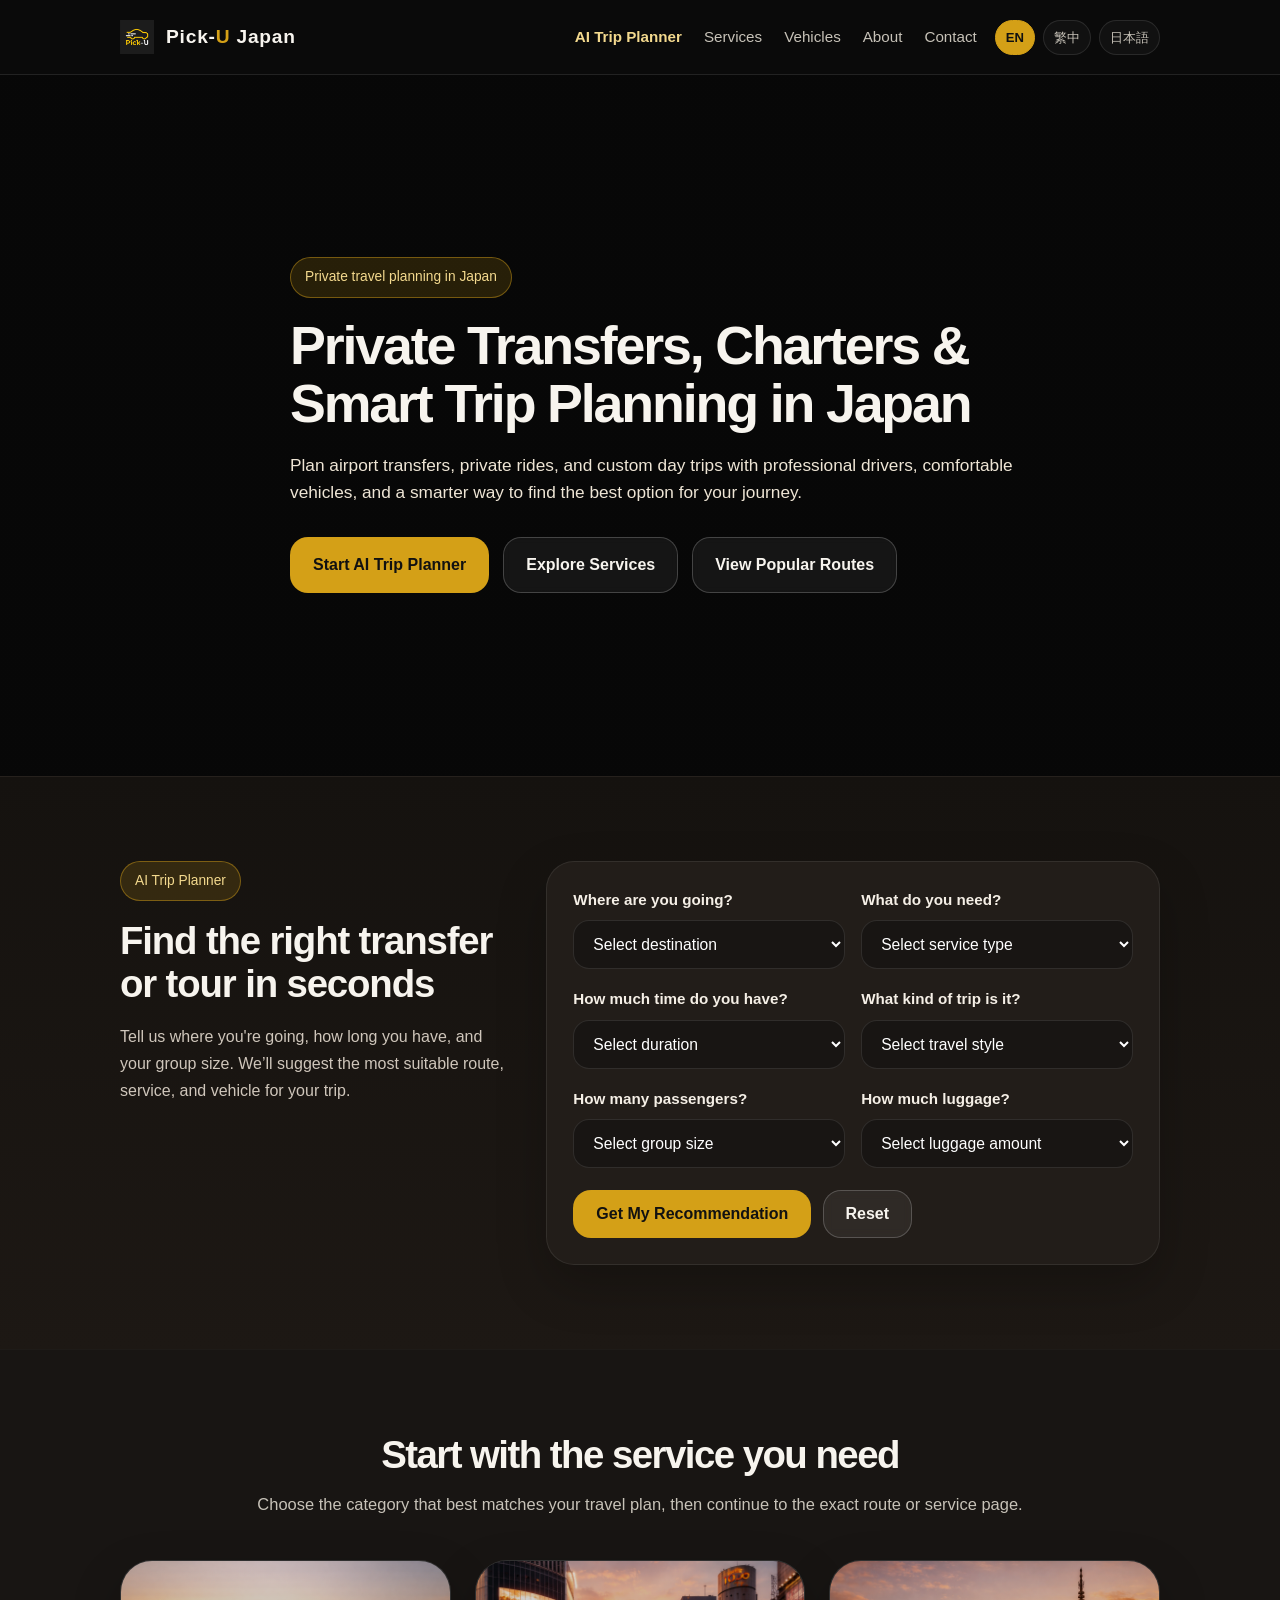
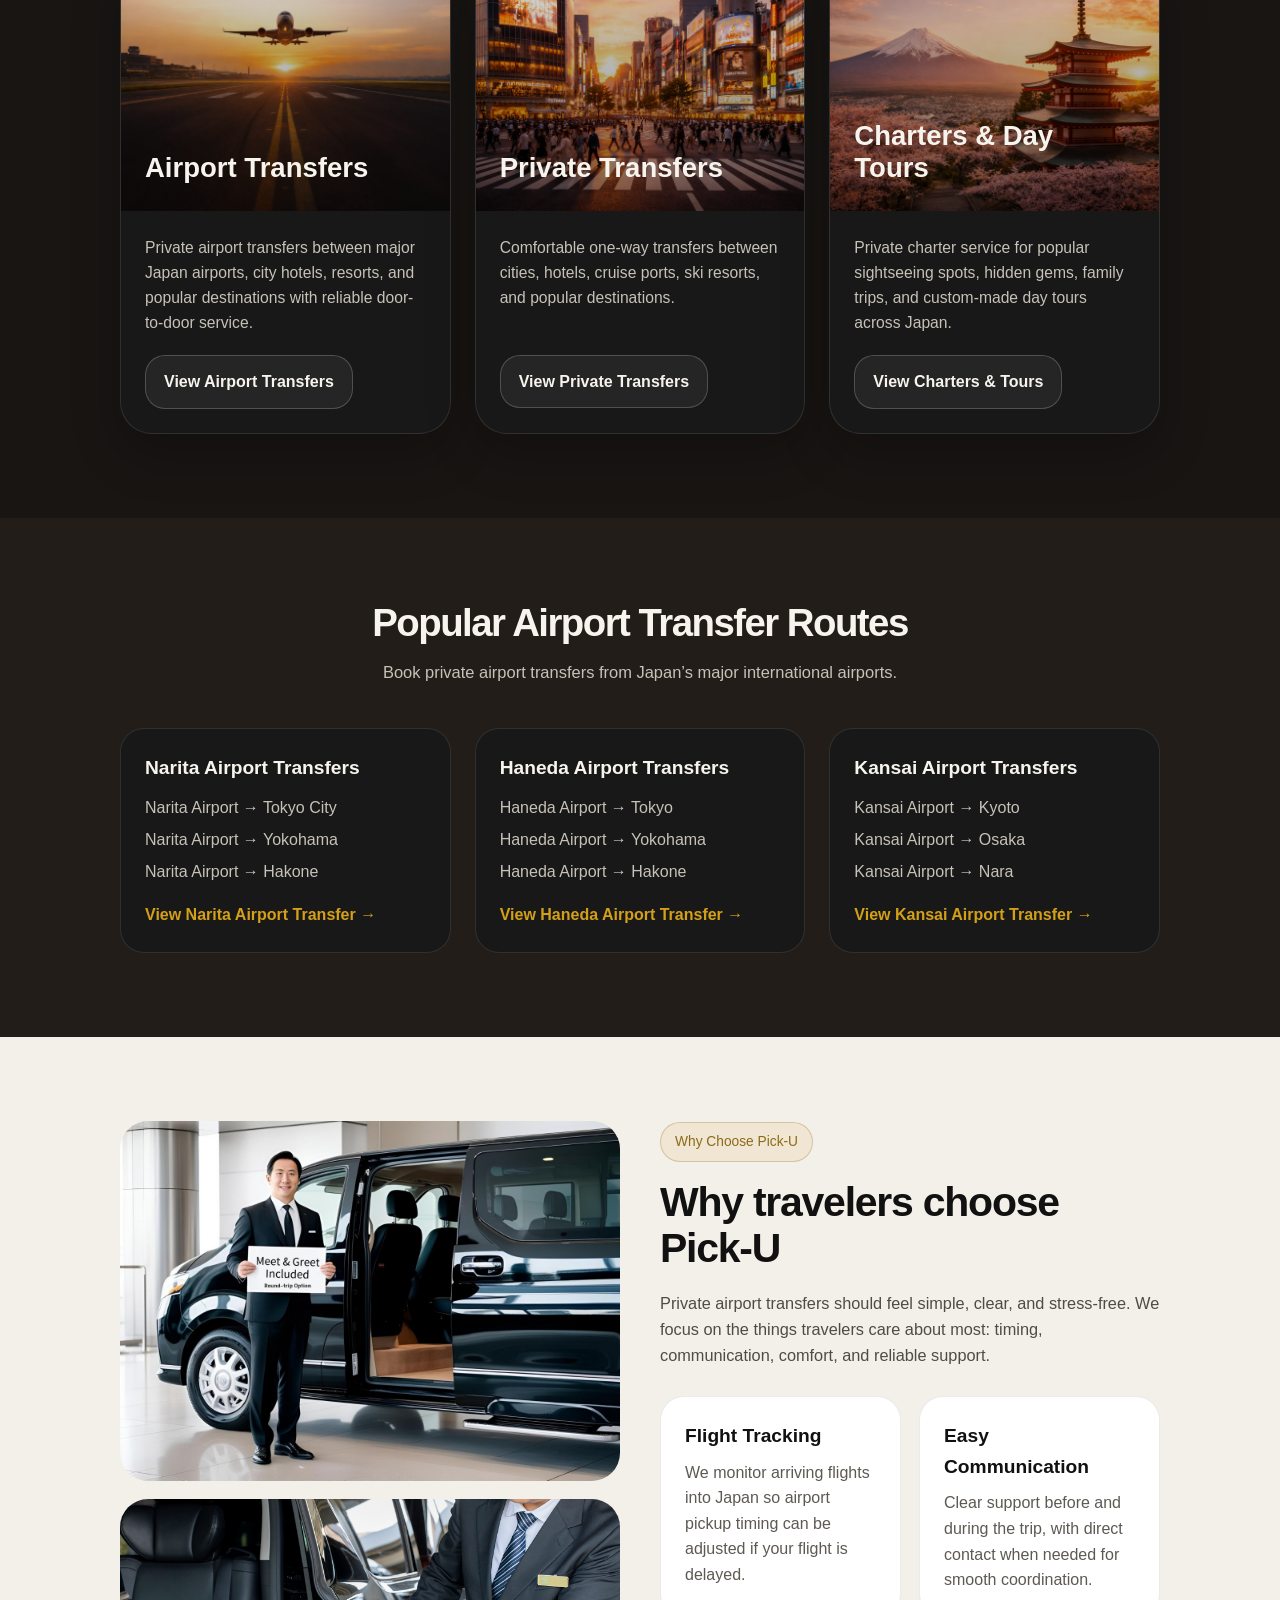
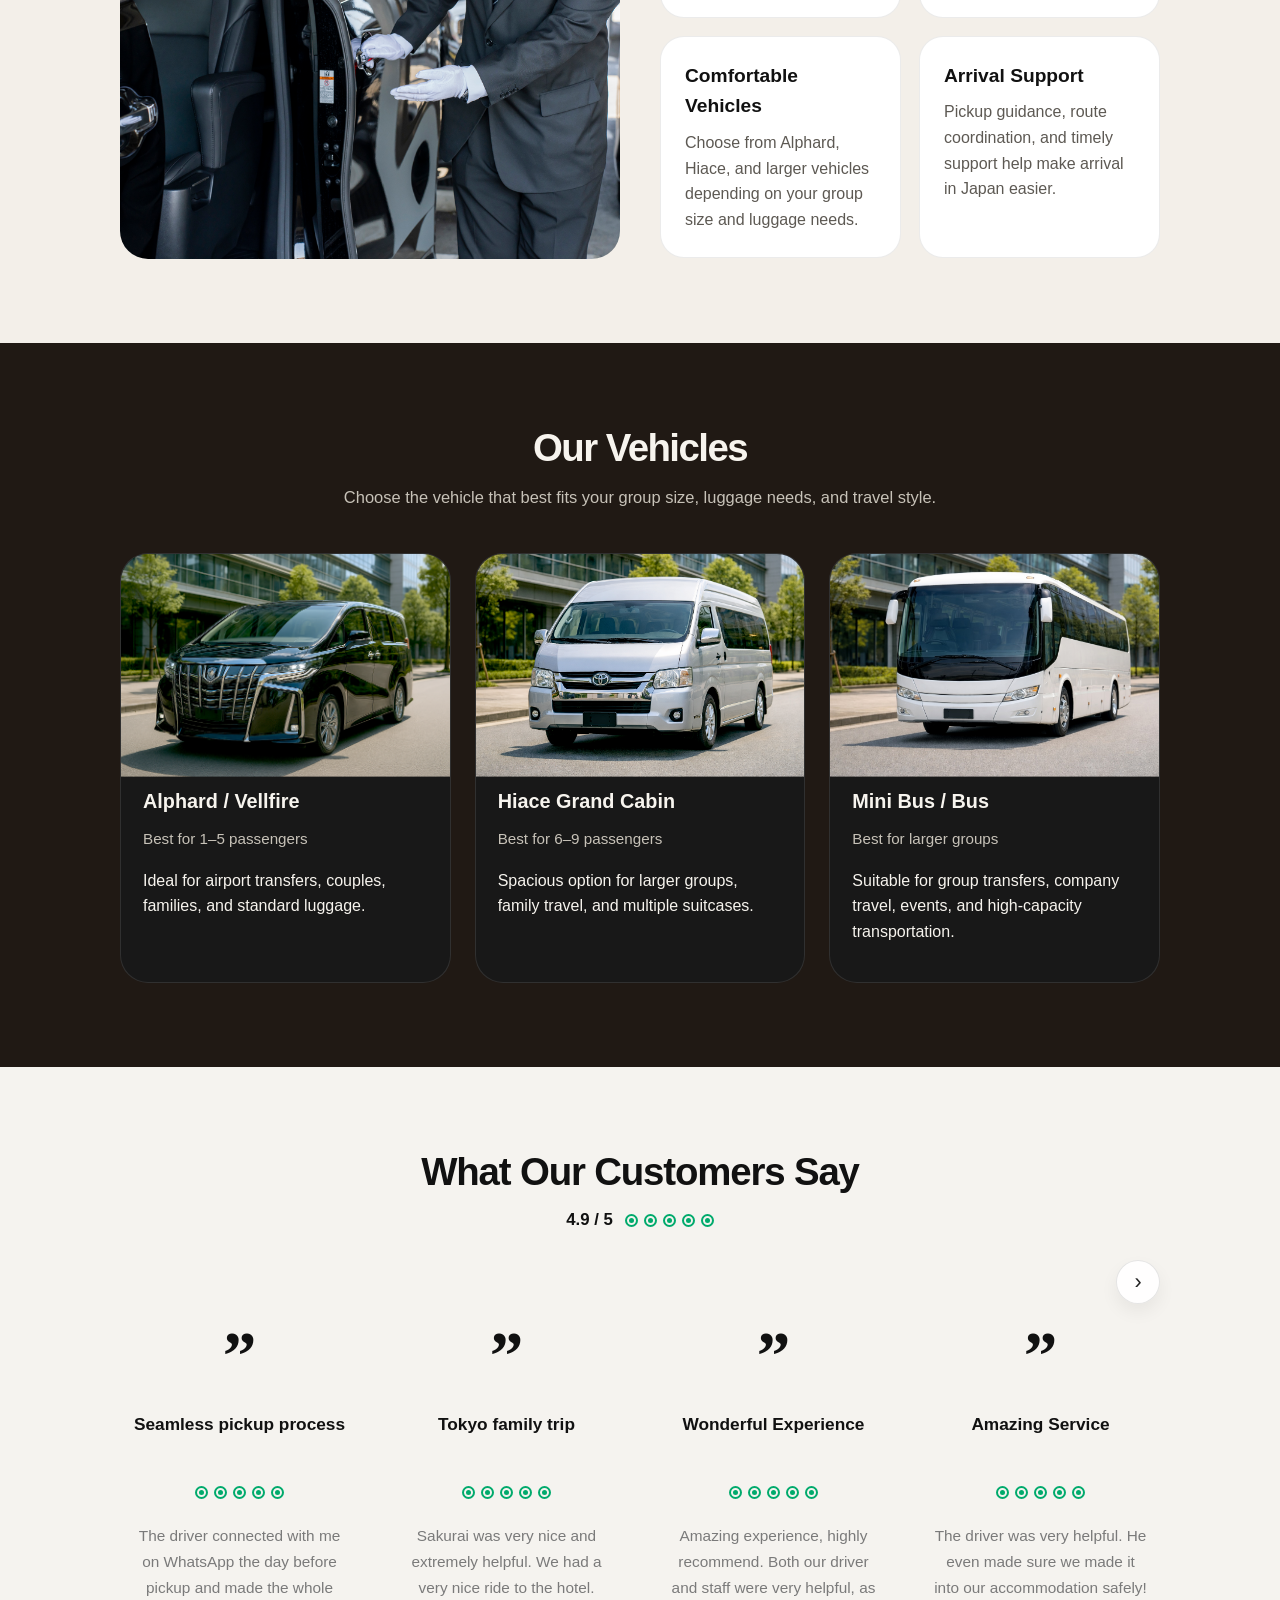
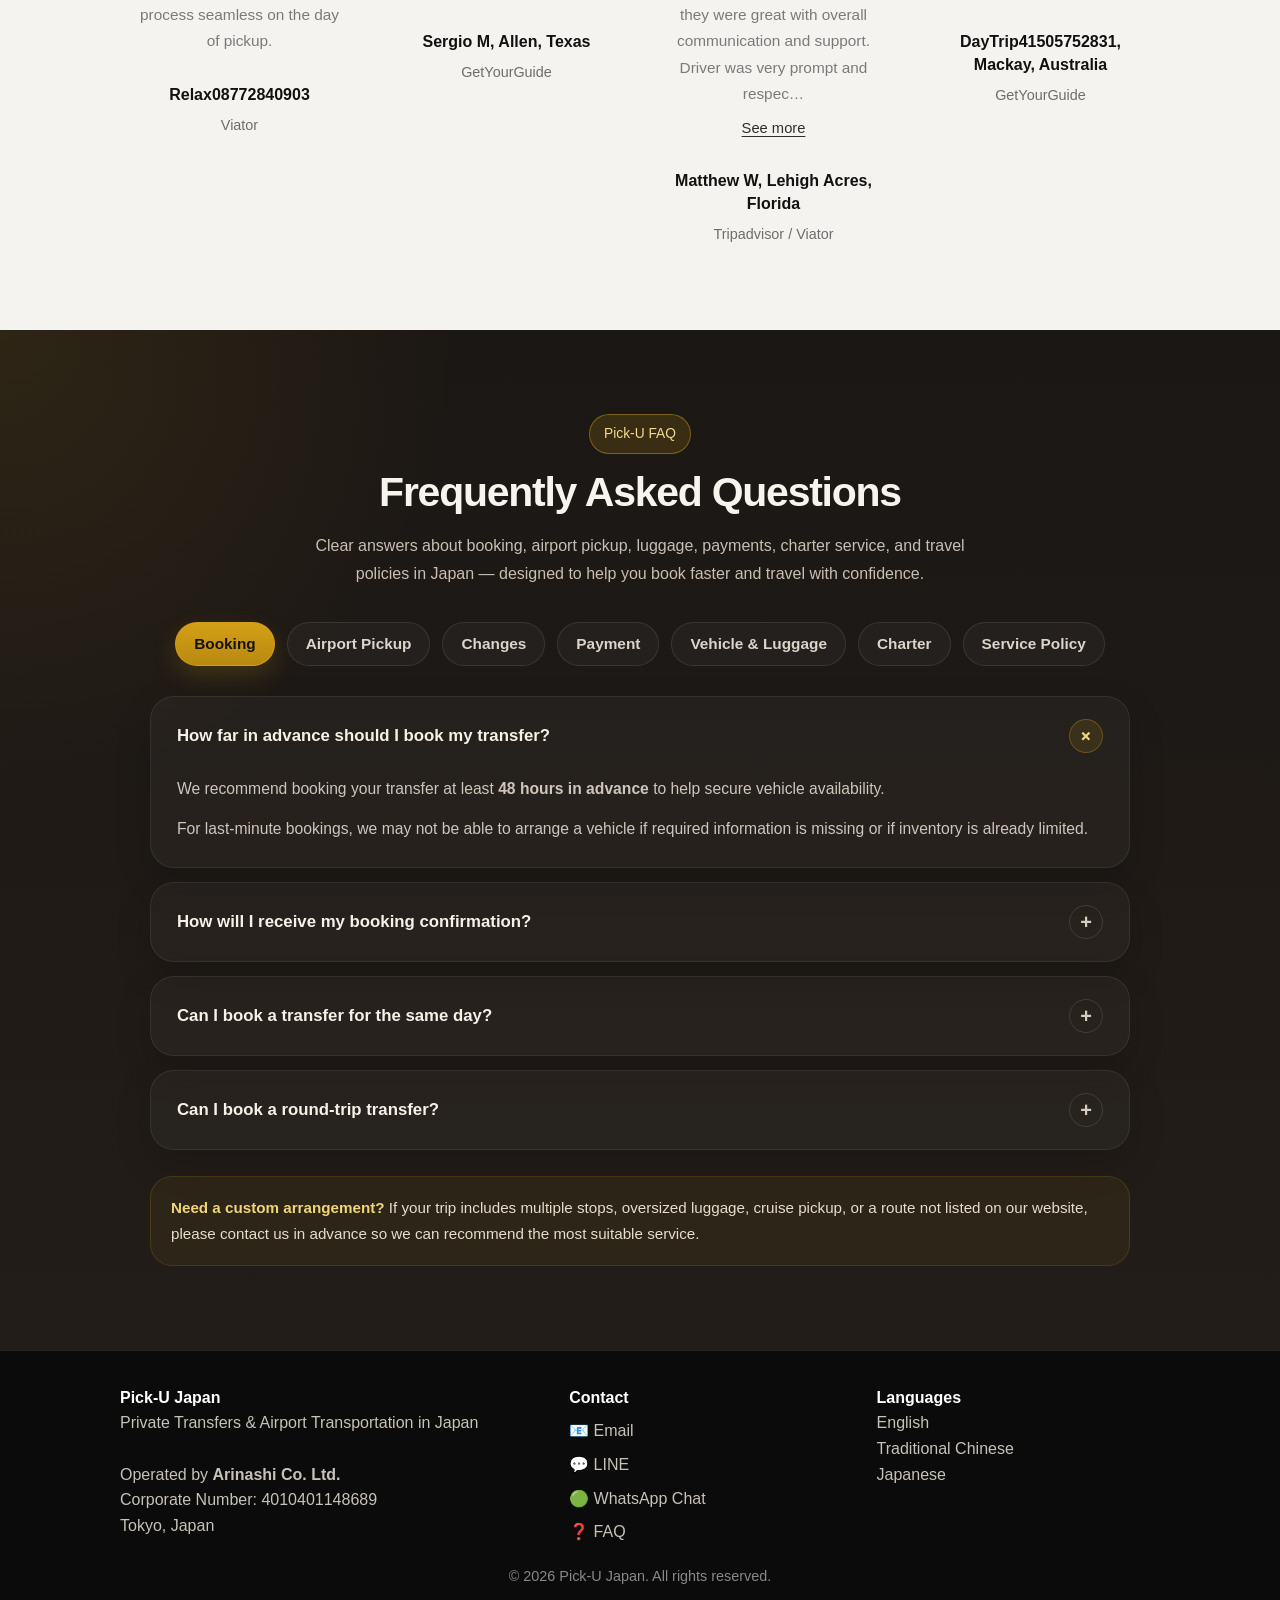
<file: index.html>
<!DOCTYPE html>
<html lang="en">
<head>
  <meta charset="UTF-8" />
  <meta name="viewport" content="width=device-width, initial-scale=1.0" />
  <title>Pick-U Japan | Private Airport Transfers & Chauffeur Service</title>
  <meta name="description" content="Private airport transfers, city rides, and charters in Japan with professional drivers, flight tracking, comfortable vehicles, and easy online booking." />
  <meta name="robots" content="index, follow" />
  <link rel="canonical" href="https://picku-japan.github.io/picku-japan-website/" />

  <meta property="og:type" content="website" />
  <meta property="og:title" content="Pick-U Japan | Private Airport Transfers in Japan" />
  <meta property="og:description" content="Reliable private airport transfers, city rides, and charter services in Japan with professional drivers and comfortable vehicles." />
  <meta property="og:image" content="https://picku-japan.github.io/picku-japan-website/airport-transfers.png" />
  <meta property="og:url" content="https://picku-japan.github.io/picku-japan-website/" />

  <meta name="twitter:card" content="summary_large_image" />
  <meta name="twitter:title" content="Pick-U Japan | Private Transfers in Japan" />
  <meta name="twitter:description" content="Private airport transfers and chauffeur services across Japan." />
  <meta name="twitter:image" content="https://picku-japan.github.io/picku-japan-website/airport-transfers.png" />

  <link rel="icon" type="image/png" href="https://picku-japan.github.io/picku-japan-website/logo.png">
  <link rel="stylesheet" href="global.css" />

  <style>
    .hero .container {
      width: min(1240px, calc(100% - 48px));
    }

    .hero {
      position: relative;
      min-height: 78vh;
      display: flex;
      align-items: center;
      background:
        linear-gradient(rgba(0,0,0,0.58), rgba(0,0,0,0.58)),
        url('https://images.unsplash.com/photo-1513407030348-c983a97b98d8?auto=format&fit=crop&w=1800&q=80') center/cover no-repeat;
    }

    .hero-content {
      max-width: 940px;
      padding: 88px 0 88px 120px;
    }

    .eyebrow {
      display: inline-block;
      padding: 8px 14px;
      border: 1px solid rgba(212,160,23,0.45);
      background: var(--gold-soft);
      color: #f3d98e;
      border-radius: 999px;
      font-size: 0.86rem;
      margin-bottom: 18px;
    }

    h1 {
      margin: 0;
      font-size: clamp(2.2rem, 4.2vw, 3.95rem);
      line-height: 1.08;
      letter-spacing: -0.04em;
      max-width: 940px;
    }

    .hero p {
      color: #eee5d5;
      font-size: 1.08rem;
      max-width: 760px;
      margin: 20px 0 0;
    }

    .hero-actions {
      display: flex;
      flex-wrap: wrap;
      gap: 14px;
      margin-top: 30px;
    }

    .panel-box {
      text-decoration: none;
      color: inherit;
      display: block;
    }

    .panel-box:hover {
      transform: translateY(-4px);
      box-shadow: 0 14px 30px rgba(0,0,0,0.16);
    }

    .route-card {
      text-decoration: none;
      color: inherit;
      display: block;
    }

    .route-card .panel-box {
      transition: transform 0.18s ease, box-shadow 0.18s ease;
    }

    .route-card:hover .panel-box {
      transform: translateY(-4px);
      box-shadow: 0 16px 36px rgba(0,0,0,0.25);
    }

    .route-list {
      list-style: none;
      padding: 0;
      margin: 12px 0 18px;
    }

    .route-list li {
      color: var(--muted);
      margin-bottom: 6px;
    }

    .route-link {
      font-weight: 700;
      margin-top: 8px;
      color: var(--gold);
    }

    .cards {
      display: grid;
      grid-template-columns: repeat(3, 1fr);
      gap: 24px;
    }

    .card {
      display: block;
      text-decoration: none;
      color: inherit;
      overflow: hidden;
      border-radius: 32px;
      background: var(--panel);
      border: 1px solid var(--border);
      box-shadow: 0 20px 50px rgba(0,0,0,0.24);
    }

    .card-image {
      position: relative;
      height: 250px;
      overflow: hidden;
    }

    .card-image img {
      width: 100%;
      height: 100%;
      object-fit: cover;
      transition: transform 0.4s ease;
    }

    .card:hover .card-image img {
      transform: scale(1.04);
    }

    .card-image::after {
      content: '';
      position: absolute;
      inset: 0;
      background: linear-gradient(to top, rgba(0,0,0,0.50), rgba(0,0,0,0.12));
    }

    .card-title-overlay {
      position: absolute;
      left: 24px;
      right: 24px;
      bottom: 26px;
      z-index: 1;
      font-size: 1.72rem;
      line-height: 1.18;
      font-weight: 700;
    }

    .card-body {
      padding: 24px;
    }

    .card-body p {
      margin: 0 0 20px;
      color: var(--muted);
      min-height: 100px;
      font-size: 0.98rem;
    }

    .card-body .btn-secondary {
      border-radius: 20px;
      padding: 13px 18px;
    }

    .vehicle-card {
      background: var(--panel);
      border: 1px solid var(--border);
      border-radius: 28px;
      overflow: hidden;
      transition: transform 0.18s ease, box-shadow 0.18s ease;
    }

    .vehicle-card:hover {
      transform: translateY(-4px);
      box-shadow: 0 16px 36px rgba(0,0,0,0.25);
    }

    .vehicle-card img {
      width: 100%;
      height: 210px;
      object-fit: cover;
      transform: scale(1.12);
      transform-origin: center;
      transition: transform 0.25s ease;
    }

    .vehicle-card:hover img {
      transform: scale(1.16);
    }

    .vehicle-body {
      padding: 22px;
    }

    .vehicle-body h3 {
      margin: 0 0 10px;
      font-size: 1.24rem;
    }

    .vehicle-meta {
      color: var(--muted);
      font-size: 0.95rem;
      margin-bottom: 12px;
    }

    /* Reviews Section - White clean style */
    .reviews-section {
      background: #f5f3ef;
      color: #141414;
    }

    .reviews-shell {
      position: relative;
    }

    .reviews-header {
      text-align: center;
      margin-bottom: 26px;
    }

    .reviews-header h2 {
      margin: 0;
      font-size: clamp(2rem, 3vw, 3rem);
      line-height: 1.08;
      letter-spacing: -0.03em;
      color: #111;
    }

    .reviews-rating {
      margin-top: 14px;
      display: inline-flex;
      align-items: center;
      gap: 12px;
      color: #111;
      font-weight: 700;
      font-size: 1rem;
    }

    .reviews-rating-score {
      font-size: 1.05rem;
    }

    .reviews-rating-dots {
      display: inline-flex;
      gap: 6px;
      align-items: center;
    }

    .ta-dot {
      position: relative;
      width: 13px;
      height: 13px;
      border-radius: 50%;
      border: 2px solid #00aa6c;
      display: inline-block;
      box-sizing: border-box;
    }

    .ta-dot::after {
      content: "";
      position: absolute;
      inset: 2px;
      background: #00aa6c;
      border-radius: 50%;
    }

    .reviews-toolbar {
      display: flex;
      justify-content: flex-end;
      margin-bottom: 18px;
    }

    .reviews-nav-btn {
      width: 44px;
      height: 44px;
      border-radius: 999px;
      border: 1px solid rgba(0,0,0,0.10);
      background: rgba(255,255,255,0.92);
      color: #222;
      font-size: 1.35rem;
      line-height: 1;
      cursor: pointer;
      display: inline-flex;
      align-items: center;
      justify-content: center;
      transition: transform 0.18s ease, box-shadow 0.18s ease, background 0.18s ease;
      box-shadow: 0 8px 18px rgba(0,0,0,0.06);
    }

    .reviews-nav-btn:hover {
      transform: translateY(-2px);
      background: #fff;
      box-shadow: 0 12px 24px rgba(0,0,0,0.10);
    }

    .reviews-viewport {
      overflow: hidden;
      width: 100%;
    }

    #reviews-track {
      display: flex;
      transition: transform .45s ease;
      will-change: transform;
    }

    .reviews-page {
      min-width: 100%;
      display: grid;
      grid-template-columns: repeat(4, 1fr);
      gap: 28px;
      align-items: stretch;
    }

    .review-card {
      background: transparent;
      border: 0;
      border-radius: 0;
      padding: 0 12px;
      text-align: center;
      color: #161616;
      min-height: 100%;
    }

    .review-quote {
      font-size: 4.2rem;
      line-height: 1;
      font-weight: 700;
      color: #111;
      margin-bottom: 24px;
      font-family: Georgia, serif;
    }

    .review-title {
      margin: 0 0 24px;
      font-size: 1.08rem;
      line-height: 1.35;
      font-weight: 700;
      color: #111;
      min-height: 2.8em;
    }

    .review-dots {
      display: flex;
      justify-content: center;
      gap: 6px;
      margin-bottom: 24px;
    }

    .review-text {
      margin: 0 auto;
      color: #7a7a7a;
      line-height: 1.72;
      font-size: 0.96rem;
      max-width: 360px;
    }

    .review-more {
      display: inline-block;
      margin-top: 10px;
      color: #2f2f2f;
      font-size: 0.92rem;
      text-decoration: underline;
      text-underline-offset: 3px;
      cursor: pointer;
    }

    .review-name {
      margin: 28px 0 0;
      font-size: 1rem;
      line-height: 1.45;
      font-weight: 700;
      color: #111;
    }

    .review-source {
      margin-top: 8px;
      color: #6d6d6d;
      font-size: 0.9rem;
    }

    /* Review modal */
    .review-modal {
      position: fixed;
      inset: 0;
      background: rgba(0,0,0,0.44);
      display: none;
      align-items: center;
      justify-content: center;
      padding: 24px;
      z-index: 9999;
    }

    .review-modal.show {
      display: flex;
    }

    .review-modal-box {
      width: min(760px, 100%);
      max-height: 84vh;
      overflow: auto;
      background: #fff;
      color: #111;
      border-radius: 24px;
      padding: 28px 24px 24px;
      box-shadow: 0 28px 70px rgba(0,0,0,0.24);
      position: relative;
    }

    .review-modal-close {
      position: absolute;
      top: 16px;
      right: 16px;
      width: 40px;
      height: 40px;
      border-radius: 999px;
      border: 1px solid rgba(0,0,0,0.10);
      background: #fff;
      font-size: 1.3rem;
      line-height: 1;
      cursor: pointer;
    }

    .review-modal-title {
      margin: 0 40px 14px 0;
      font-size: 1.35rem;
      line-height: 1.4;
    }

    .review-modal-meta {
      color: #666;
      font-size: 0.95rem;
      margin-bottom: 18px;
    }

    .review-modal-text {
      color: #444;
      line-height: 1.85;
      font-size: 1rem;
      white-space: pre-line;
    }

    @media (max-width: 1100px) {
      .reviews-page {
        grid-template-columns: repeat(2, 1fr);
      }
    }

    @media (max-width: 700px) {
      .reviews-page {
        grid-template-columns: 1fr;
      }

      .reviews-toolbar {
        justify-content: center;
      }

      .review-card {
        padding: 0 4px;
      }

      .review-title {
        min-height: auto;
      }
    }

    .why-choose-top-img {
      width: 100%;
      height: 360px;
      object-fit: cover;
      object-position: center top;
      border-radius: 28px;
    }

    .why-choose-bottom-img {
      width: 100%;
      height: 360px;
      object-fit: cover;
      object-position: center bottom;
      border-radius: 28px;
    }

    .ai-planner-section {
      background: linear-gradient(180deg, #15120f 0%, #1d1814 100%);
      border-top: 1px solid rgba(255,255,255,0.04);
      border-bottom: 1px solid rgba(255,255,255,0.04);
    }

    .ai-planner-wrap {
      display: grid;
      grid-template-columns: 0.78fr 1.22fr;
      gap: 34px;
      align-items: start;
    }

    .ai-planner-intro h2 {
      margin: 0;
      font-size: clamp(2rem, 3vw, 3rem);
      line-height: 1.12;
      letter-spacing: -0.03em;
    }

    .ai-planner-intro p {
      margin-top: 18px;
      color: #cfc6bb;
      font-size: 1rem;
      max-width: 420px;
      line-height: 1.7;
    }

    .ai-planner-card {
      background: #221d19;
      border: 1px solid rgba(255,255,255,0.08);
      border-radius: 28px;
      padding: 26px;
      box-shadow: 0 20px 50px rgba(0,0,0,0.22);
    }

    .ai-planner-form {
      display: grid;
      gap: 18px;
    }

    .ai-field label {
      display: block;
      margin-bottom: 8px;
      font-weight: 700;
      font-size: 0.95rem;
      color: #f5efe6;
    }

    .ai-field select,
    .ai-field input {
      width: 100%;
      border: 1px solid rgba(255,255,255,0.10);
      background: #181513;
      color: #fff;
      border-radius: 16px;
      padding: 14px 15px;
      font-size: 0.98rem;
      outline: none;
      transition: border-color 0.2s ease, box-shadow 0.2s ease;
    }

    .ai-field select:focus,
    .ai-field input:focus {
      border-color: rgba(212,160,23,0.65);
      box-shadow: 0 0 0 3px rgba(212,160,23,0.12);
    }

    .ai-grid-2 {
      display: grid;
      grid-template-columns: 1fr 1fr;
      gap: 16px;
    }

    .ai-planner-actions {
      display: flex;
      flex-wrap: wrap;
      gap: 12px;
      margin-top: 4px;
    }

    .ai-result {
      margin-top: 22px;
      display: none;
    }

    .ai-result.show {
      display: block;
    }

    .ai-result-card {
      background: linear-gradient(180deg, rgba(212,160,23,0.10) 0%, rgba(255,255,255,0.03) 100%);
      border: 1px solid rgba(212,160,23,0.20);
      border-radius: 22px;
      padding: 22px;
    }

    .ai-result-label {
      display: inline-block;
      font-size: 0.8rem;
      border-radius: 999px;
      padding: 7px 12px;
      background: rgba(212,160,23,0.12);
      border: 1px solid rgba(212,160,23,0.18);
      color: #f3d98e;
      margin-bottom: 14px;
    }

    .ai-result-card h3 {
      margin: 0;
      font-size: 1.4rem;
      line-height: 1.25;
    }

    .ai-result-card p {
      margin: 14px 0 0;
      color: #ddd3c8;
      line-height: 1.65;
    }

    .ai-result-list {
      list-style: none;
      padding: 0;
      margin: 16px 0 0;
      display: grid;
      gap: 8px;
    }

    .ai-result-list li {
      color: #f0e7db;
      padding-left: 18px;
      position: relative;
      line-height: 1.55;
    }

    .ai-result-list li::before {
      content: "•";
      position: absolute;
      left: 0;
      top: 0;
      color: var(--gold);
      font-weight: 700;
    }

    .ai-result-links {
      display: flex;
      flex-wrap: wrap;
      gap: 12px;
      margin-top: 20px;
    }

    .ai-mini-note {
      margin-top: 14px;
      color: #b8afa5;
      font-size: 0.9rem;
      line-height: 1.55;
    }

    .faq-section-upgraded {
      background:
        radial-gradient(circle at top left, rgba(212,160,23,0.10), transparent 28%),
        linear-gradient(180deg, #1b1714 0%, #221d19 100%);
      position: relative;
      overflow: hidden;
    }

    .faq-section-upgraded::before {
      content: "";
      position: absolute;
      inset: 0;
      background:
        linear-gradient(90deg, rgba(255,255,255,0.02) 1px, transparent 1px),
        linear-gradient(rgba(255,255,255,0.02) 1px, transparent 1px);
      background-size: 26px 26px;
      opacity: 0.08;
      pointer-events: none;
    }

    .faq-wrap {
      position: relative;
      z-index: 1;
    }

    .faq-top {
      max-width: 820px;
      margin: 0 auto 34px;
      text-align: center;
    }

    .faq-top .eyebrow {
      margin-bottom: 16px;
    }

    .faq-top h2 {
      margin: 0;
      font-size: clamp(2rem, 3.2vw, 3.2rem);
      line-height: 1.12;
      letter-spacing: -0.03em;
    }

    .faq-top p {
      margin: 16px auto 0;
      color: #c8beb2;
      max-width: 700px;
      font-size: 1rem;
      line-height: 1.75;
    }

    .faq-tabs {
      display: flex;
      flex-wrap: wrap;
      justify-content: center;
      gap: 12px;
      margin: 0 auto 30px;
      max-width: 1080px;
    }

    .faq-tab {
      appearance: none;
      border: 1px solid rgba(255,255,255,0.10);
      background: rgba(255,255,255,0.03);
      color: #ddd4ca;
      border-radius: 999px;
      padding: 12px 18px;
      font-size: 0.96rem;
      font-weight: 700;
      cursor: pointer;
      transition: all 0.22s ease;
    }

    .faq-tab:hover {
      transform: translateY(-1px);
      border-color: rgba(212,160,23,0.35);
      color: #fff;
      background: rgba(212,160,23,0.08);
    }

    .faq-tab.active {
      background: linear-gradient(180deg, #d4a017 0%, #b98910 100%);
      color: #16120f;
      border-color: rgba(212,160,23,0.95);
      box-shadow: 0 10px 24px rgba(212,160,23,0.18);
    }

    .faq-panels {
      max-width: 980px;
      margin: 0 auto;
    }

    .faq-panel {
      display: none;
    }

    .faq-panel.active {
      display: block;
      animation: faqFade 0.25s ease;
    }

    @keyframes faqFade {
      from {
        opacity: 0;
        transform: translateY(6px);
      }
      to {
        opacity: 1;
        transform: translateY(0);
      }
    }

    .faq-accordion {
      display: grid;
      gap: 14px;
    }

    .faq-card {
      border: 1px solid rgba(255,255,255,0.08);
      border-radius: 24px;
      background: rgba(255,255,255,0.03);
      box-shadow: 0 14px 36px rgba(0,0,0,0.16);
      overflow: hidden;
      transition: border-color 0.2s ease, transform 0.2s ease, box-shadow 0.2s ease;
    }

    .faq-card:hover {
      border-color: rgba(212,160,23,0.24);
      transform: translateY(-2px);
      box-shadow: 0 18px 40px rgba(0,0,0,0.22);
    }

    .faq-question {
      width: 100%;
      background: transparent;
      border: 0;
      color: #f7f1e7;
      padding: 22px 26px;
      text-align: left;
      font-size: 1.05rem;
      font-weight: 700;
      line-height: 1.45;
      display: flex;
      align-items: center;
      justify-content: space-between;
      gap: 18px;
      cursor: pointer;
    }

    .faq-question-text {
      flex: 1;
    }

    .faq-icon {
      width: 34px;
      height: 34px;
      flex: 0 0 34px;
      border-radius: 50%;
      border: 1px solid rgba(255,255,255,0.12);
      display: inline-flex;
      align-items: center;
      justify-content: center;
      color: #d7cdbf;
      font-size: 1.25rem;
      line-height: 1;
      transition: transform 0.24s ease, background 0.24s ease, color 0.24s ease, border-color 0.24s ease;
    }

    .faq-card.open .faq-icon {
      transform: rotate(45deg);
      background: rgba(212,160,23,0.12);
      color: #f2d67a;
      border-color: rgba(212,160,23,0.32);
    }

    .faq-answer {
      max-height: 0;
      overflow: hidden;
      transition: max-height 0.28s ease;
    }

    .faq-answer-inner {
      padding: 0 26px 24px;
      color: #cfc5ba;
      line-height: 1.8;
      font-size: 0.98rem;
    }

    .faq-answer-inner p {
      margin: 0 0 12px;
    }

    .faq-answer-inner p:last-child {
      margin-bottom: 0;
    }

    .faq-answer-inner ul {
      margin: 10px 0 0;
      padding-left: 20px;
    }

    .faq-answer-inner li {
      margin-bottom: 8px;
      color: #d9d0c4;
    }

    .faq-note-box {
      max-width: 980px;
      margin: 26px auto 0;
      border: 1px solid rgba(212,160,23,0.16);
      background: rgba(212,160,23,0.07);
      color: #e7dccd;
      border-radius: 22px;
      padding: 18px 20px;
      line-height: 1.7;
      font-size: 0.95rem;
    }

    .faq-note-box strong {
      color: #f2d67a;
    }

    @media (max-width: 1100px) {
      .reviews-page {
        grid-template-columns: repeat(2, 1fr);
      }

      .reviews-head {
        grid-template-columns: 1fr;
        align-items: start;
      }

      .reviews-toolbar {
        justify-content: flex-start;
      }
    }

    @media (max-width: 980px) {
      .cards {
        grid-template-columns: 1fr;
      }

      .hero {
        min-height: auto;
      }

      .card-image {
        height: 330px;
      }

      .hero-content {
        max-width: 100%;
        padding: 72px 0;
      }

      .why-choose-top-img,
      .why-choose-bottom-img {
        height: 280px;
      }

      .ai-planner-wrap {
        grid-template-columns: 1fr;
      }

      .ai-grid-2 {
        grid-template-columns: 1fr;
      }
    }

    @media (max-width: 820px) {
      .faq-tabs {
        justify-content: flex-start;
      }

      .faq-question {
        padding: 20px 18px;
        font-size: 1rem;
      }

      .faq-answer-inner {
        padding: 0 18px 20px;
      }
    }

    @media (max-width: 700px) {
      .reviews-page {
        grid-template-columns: 1fr;
      }

      .review-title {
        min-height: auto;
      }

      .review-platform-row {
        align-items: flex-start;
        flex-direction: column;
      }

      .review-route {
        text-align: left;
      }
    }
  </style>
</head>
<body>
  <div id="site-header"></div>

  <section class="hero" id="home">
    <div class="container hero-content">
      <div class="eyebrow">Private travel planning in Japan</div>
      <h1>Private Transfers, Charters & Smart Trip Planning in Japan</h1>
      <p>
        Plan airport transfers, private rides, and custom day trips with professional drivers,
        comfortable vehicles, and a smarter way to find the best option for your journey.
      </p>
      <div class="hero-actions">
        <a class="btn btn-primary" href="#ai-planner">Start AI Trip Planner</a>
        <a class="btn btn-secondary" href="#services">Explore Services</a>
        <a class="btn btn-secondary" href="#popular">View Popular Routes</a>
      </div>
    </div>
  </section>

  <section class="section ai-planner-section" id="ai-planner">
    <div class="container">
      <div class="ai-planner-wrap">
        <div class="ai-planner-intro">
          <div class="eyebrow">AI Trip Planner</div>
          <h2>Find the right transfer or tour in seconds</h2>
          <p>
            Tell us where you're going, how long you have, and your group size.
            We’ll suggest the most suitable route, service, and vehicle for your trip.
          </p>
        </div>

        <div class="ai-planner-card">
          <form class="ai-planner-form" id="aiPlannerForm">
            <div class="ai-grid-2">
              <div class="ai-field">
                <label for="aiDestination">Where are you going?</label>
                <select id="aiDestination" name="destination">
                  <option value="">Select destination</option>
                  <option value="tokyo">Tokyo</option>
                  <option value="mtfuji">Mt Fuji</option>
                  <option value="hakone">Hakone</option>
                  <option value="yokohama">Yokohama / Cruise Port</option>
                  <option value="osaka">Osaka / Kyoto / Kansai</option>
                  <option value="custom">Other / Custom</option>
                </select>
              </div>

              <div class="ai-field">
                <label for="aiService">What do you need?</label>
                <select id="aiService" name="service">
                  <option value="">Select service type</option>
                  <option value="airport">Airport Transfer</option>
                  <option value="private">Private Transfer</option>
                  <option value="charter">Charter / Day Tour</option>
                  <option value="cruise">Cruise Port Transfer / Tour</option>
                </select>
              </div>
            </div>

            <div class="ai-grid-2">
              <div class="ai-field">
                <label for="aiDuration">How much time do you have?</label>
                <select id="aiDuration" name="duration">
                  <option value="">Select duration</option>
                  <option value="oneway">One-way transfer</option>
                  <option value="5h">5 hours</option>
                  <option value="8h">8 hours</option>
                  <option value="10h">10 hours</option>
                  <option value="fullday">Full day</option>
                </select>
              </div>

              <div class="ai-field">
                <label for="aiStyle">What kind of trip is it?</label>
                <select id="aiStyle" name="style">
                  <option value="">Select travel style</option>
                  <option value="sightseeing">Must-see sightseeing</option>
                  <option value="family">Family friendly</option>
                  <option value="shopping">Shopping</option>
                  <option value="food">Food & local culture</option>
                  <option value="flexible">Flexible itinerary</option>
                </select>
              </div>
            </div>

            <div class="ai-grid-2">
              <div class="ai-field">
                <label for="aiGroup">How many passengers?</label>
                <select id="aiGroup" name="group">
                  <option value="">Select group size</option>
                  <option value="1-2">1–3 passengers</option>
                  <option value="3-5">4–5 passengers</option>
                  <option value="6-9">6–9 passengers</option>
                  <option value="10+">10+ passengers</option>
                </select>
              </div>

              <div class="ai-field">
                <label for="aiLuggage">How much luggage?</label>
                <select id="aiLuggage" name="luggage">
                  <option value="">Select luggage amount</option>
                  <option value="light">Light luggage</option>
                  <option value="standard">Standard luggage</option>
                  <option value="many">Multiple large suitcases</option>
                </select>
              </div>
            </div>

            <div class="ai-planner-actions">
              <button type="button" class="btn btn-primary" id="aiPlannerBtn">Get My Recommendation</button>
              <button type="reset" class="btn btn-secondary" id="aiPlannerReset">Reset</button>
            </div>
          </form>

          <div class="ai-result" id="aiResult">
            <div class="ai-result-card">
              <div class="ai-result-label">Your AI trip suggestion</div>
              <h3 id="aiResultTitle">Recommended service</h3>
              <p id="aiResultText">Your result will appear here.</p>
              <ul class="ai-result-list" id="aiResultList"></ul>
              <div class="ai-result-links" id="aiResultLinks"></div>
              <div class="ai-mini-note" id="aiResultNote"></div>
            </div>
          </div>
        </div>
      </div>
    </div>
  </section>

  <section class="section" id="services" style="background:#181513;">
    <div class="container">
      <div class="section-header">
        <h2>Start with the service you need</h2>
        <p>
          Choose the category that best matches your travel plan, then continue to the exact route or service page.
        </p>
      </div>

      <div class="cards">
        <a href="airport-transfers.html" class="card">
          <div class="card-image">
            <img src="airport-transfers.png" alt="Airport Transfers" />
            <div class="card-title-overlay">Airport Transfers</div>
          </div>
          <div class="card-body">
            <p>
              Private airport transfers between major Japan airports, city hotels, resorts,
              and popular destinations with reliable door-to-door service.
            </p>
            <span class="btn btn-secondary">View Airport Transfers</span>
          </div>
        </a>

        <a href="private-transfers.html" class="card">
          <div class="card-image">
            <img src="private-transfers-card.jpg" alt="Private Transfers" />
            <div class="card-title-overlay">Private Transfers</div>
          </div>
          <div class="card-body">
            <p>
              Comfortable one-way transfers between cities, hotels, cruise ports,
              ski resorts, and popular destinations.
            </p>
            <span class="btn btn-secondary">View Private Transfers</span>
          </div>
        </a>

        <a href="charters.html" class="card">
          <div class="card-image">
            <img src="charters-card.jpg" alt="Charters and Day Tours" />
            <div class="card-title-overlay">Charters & Day Tours</div>
          </div>
          <div class="card-body">
            <p>
              Private charter service for popular sightseeing spots, hidden gems,
              family trips, and custom-made day tours across Japan.
            </p>
            <span class="btn btn-secondary">View Charters & Tours</span>
          </div>
        </a>
      </div>
    </div>
  </section>

  <section class="section" id="popular" style="background:#221d19;">
    <div class="container">
      <div class="section-header">
        <h2>Popular Airport Transfer Routes</h2>
        <p>Book private airport transfers from Japan’s major international airports.</p>
      </div>

      <div class="grid-3">
        <a href="https://widgets.bokun.io/online-sales/11dad9b8-4629-4114-ab40-b6ce758d47ae/experience/1046669" class="route-card" target="_blank">
          <div class="panel-box">
            <h3>Narita Airport Transfers</h3>
            <ul class="route-list">
              <li>Narita Airport → Tokyo City</li>
              <li>Narita Airport → Yokohama</li>
              <li>Narita Airport → Hakone</li>
            </ul>
            <div class="route-link">View Narita Airport Transfer →</div>
          </div>
        </a>

        <a href="https://widgets.bokun.io/online-sales/11dad9b8-4629-4114-ab40-b6ce758d47ae/experience/1065606" class="route-card" target="_blank">
          <div class="panel-box">
            <h3>Haneda Airport Transfers</h3>
            <ul class="route-list">
              <li>Haneda Airport → Tokyo</li>
              <li>Haneda Airport → Yokohama</li>
              <li>Haneda Airport → Hakone</li>
            </ul>
            <div class="route-link">View Haneda Airport Transfer →</div>
          </div>
        </a>

        <a href="https://widgets.bokun.io/online-sales/11dad9b8-4629-4114-ab40-b6ce758d47ae/experience/1067188" class="route-card" target="_blank">
          <div class="panel-box">
            <h3>Kansai Airport Transfers</h3>
            <ul class="route-list">
              <li>Kansai Airport → Kyoto</li>
              <li>Kansai Airport → Osaka</li>
              <li>Kansai Airport → Nara</li>
            </ul>
            <div class="route-link">View Kansai Airport Transfer →</div>
          </div>
        </a>
      </div>
    </div>
  </section>

  <section class="section" id="why-choose" style="background:#f3efe9; color:#141414;">
    <div class="container">
      <div class="grid-2" style="align-items:center; gap:40px;">
        <div style="display:grid; gap:18px;">
          <img src="about-top.jpg" alt="Meet and greet airport pickup" class="why-choose-top-img">
          <img src="about-bottom.jpg" alt="Private transfer vehicle welcome" class="why-choose-bottom-img">
        </div>
        <div>
          <div class="eyebrow" style="color:#8b6a18; border-color:rgba(139,106,24,.28); background:rgba(212,160,23,.10);">Why Choose Pick-U</div>
          <h2 style="margin:0; font-size:clamp(2rem, 3.2vw, 3.2rem); line-height:1.12; letter-spacing:-0.03em; color:#111; text-align:left;">Why travelers choose Pick-U</h2>
          <p style="color:#4f4b45; margin-top:18px; font-size:1.02rem; text-align:left;">
            Private airport transfers should feel simple, clear, and stress-free. We focus on the things travelers care about most: timing, communication, comfort, and reliable support.
          </p>
          <div class="grid-2" style="margin-top:28px; gap:18px;">
            <div class="panel-box" style="background:#fff; border-color:rgba(0,0,0,.08);">
              <h3 style="color:#111; margin-bottom:8px;">Flight Tracking</h3>
              <p style="color:#5d5953; margin:0;">We monitor arriving flights into Japan so airport pickup timing can be adjusted if your flight is delayed.</p>
            </div>
            <div class="panel-box" style="background:#fff; border-color:rgba(0,0,0,.08);">
              <h3 style="color:#111; margin-bottom:8px;">Easy Communication</h3>
              <p style="color:#5d5953; margin:0;">Clear support before and during the trip, with direct contact when needed for smooth coordination.</p>
            </div>
            <div class="panel-box" style="background:#fff; border-color:rgba(0,0,0,.08);">
              <h3 style="color:#111; margin-bottom:8px;">Comfortable Vehicles</h3>
              <p style="color:#5d5953; margin:0;">Choose from Alphard, Hiace, and larger vehicles depending on your group size and luggage needs.</p>
            </div>
            <div class="panel-box" style="background:#fff; border-color:rgba(0,0,0,.08);">
              <h3 style="color:#111; margin-bottom:8px;">Arrival Support</h3>
              <p style="color:#5d5953; margin:0;">Pickup guidance, route coordination, and timely support help make arrival in Japan easier.</p>
            </div>
          </div>
        </div>
      </div>
    </div>
  </section>

  <section class="section" id="vehicles" style="background:#201914;">
    <div class="container">
      <div class="section-header">
        <h2>Our Vehicles</h2>
        <p>
          Choose the vehicle that best fits your group size, luggage needs, and travel style.
        </p>
      </div>

      <div class="grid-3">
        <a href="vehicles.html#alphard" class="vehicle-card" style="text-decoration:none; color:inherit; display:block;">
          <img src="alphard.png" alt="Toyota Alphard or Vellfire" />
          <div class="vehicle-body">
            <h3>Alphard / Vellfire</h3>
            <div class="vehicle-meta">Best for 1–5 passengers</div>
            <p>Ideal for airport transfers, couples, families, and standard luggage.</p>
          </div>
        </a>

        <a href="vehicles.html#hiace-9" class="vehicle-card" style="text-decoration:none; color:inherit; display:block;">
          <img src="hiace.png" alt="Toyota Hiace" />
          <div class="vehicle-body">
            <h3>Hiace Grand Cabin</h3>
            <div class="vehicle-meta">Best for 6–9 passengers</div>
            <p>Spacious option for larger groups, family travel, and multiple suitcases.</p>
          </div>
        </a>

        <a href="vehicles.html#coaster-28" class="vehicle-card" style="text-decoration:none; color:inherit; display:block;">
          <img src="minibus.png" alt="Mini bus or bus" />
          <div class="vehicle-body">
            <h3>Mini Bus / Bus</h3>
            <div class="vehicle-meta">Best for larger groups</div>
            <p>Suitable for group transfers, company travel, events, and high-capacity transportation.</p>
          </div>
        </a>
      </div>
    </div>
  </section>

  <section class="section reviews-section" id="reviews">
    <div class="container">
      <div class="reviews-shell">
        <div class="reviews-header">
          <h2>What Our Customers Say</h2>
          <div class="reviews-rating" aria-label="Average review rating 4.9 out of 5">
            <span class="reviews-rating-score">4.9 / 5</span>
            <span class="reviews-rating-dots" aria-hidden="true">
              <span class="ta-dot"></span>
              <span class="ta-dot"></span>
              <span class="ta-dot"></span>
              <span class="ta-dot"></span>
              <span class="ta-dot"></span>
            </span>
          </div>
        </div>
        
        <div class="reviews-toolbar" aria-label="Review navigation">
          <button type="button" class="reviews-nav-btn" id="reviewsNext" aria-label="More reviews">›</button>
        </div>
        
        <div class="reviews-viewport">
          <div id="reviews-track"></div>
        </div>
      </div>
    </div>
  </section>
  
  <div class="review-modal" id="reviewModal" aria-hidden="true">
    <div class="review-modal-box">
      <button type="button" class="review-modal-close" id="reviewModalClose" aria-label="Close review">×</button>
      <h3 class="review-modal-title" id="reviewModalTitle"></h3>
      <div class="review-modal-meta" id="reviewModalMeta"></div>
      <div class="review-modal-text" id="reviewModalText"></div>
    </div>
  </div>

  <section class="section faq-section-upgraded" id="faq">
    <div class="container faq-wrap">
      <div class="faq-top">
        <div class="eyebrow">Pick-U FAQ</div>
        <h2>Frequently Asked Questions</h2>
        <p>
          Clear answers about booking, airport pickup, luggage, payments, charter service,
          and travel policies in Japan — designed to help you book faster and travel with confidence.
        </p>
      </div>

      <div class="faq-tabs" role="tablist" aria-label="FAQ Categories">
        <button class="faq-tab active" type="button" role="tab" aria-selected="true" data-faq-tab="booking">Booking</button>
        <button class="faq-tab" type="button" role="tab" aria-selected="false" data-faq-tab="airport">Airport Pickup</button>
        <button class="faq-tab" type="button" role="tab" aria-selected="false" data-faq-tab="changes">Changes</button>
        <button class="faq-tab" type="button" role="tab" aria-selected="false" data-faq-tab="payment">Payment</button>
        <button class="faq-tab" type="button" role="tab" aria-selected="false" data-faq-tab="vehicle">Vehicle & Luggage</button>
        <button class="faq-tab" type="button" role="tab" aria-selected="false" data-faq-tab="charter">Charter</button>
        <button class="faq-tab" type="button" role="tab" aria-selected="false" data-faq-tab="policy">Service Policy</button>
      </div>

      <div class="faq-panels">
        <div class="faq-panel active" data-faq-panel="booking">
          <div class="faq-accordion">
            <div class="faq-card open">
              <button class="faq-question" type="button" aria-expanded="true">
                <span class="faq-question-text">How far in advance should I book my transfer?</span>
                <span class="faq-icon">+</span>
              </button>
              <div class="faq-answer" style="max-height: 300px;">
                <div class="faq-answer-inner">
                  <p>We recommend booking your transfer at least <strong>48 hours in advance</strong> to help secure vehicle availability.</p>
                  <p>For last-minute bookings, we may not be able to arrange a vehicle if required information is missing or if inventory is already limited.</p>
                </div>
              </div>
            </div>

            <div class="faq-card">
              <button class="faq-question" type="button" aria-expanded="false">
                <span class="faq-question-text">How will I receive my booking confirmation?</span>
                <span class="faq-icon">+</span>
              </button>
              <div class="faq-answer">
                <div class="faq-answer-inner">
                  <p>Once your booking is confirmed, you will receive a <strong>confirmation email with your voucher and trip details</strong>.</p>
                  <p>A trip reminder email will be sent <strong>3 days before your trip</strong>, and your driver will contact you via <strong>WhatsApp</strong> before pickup.</p>
                </div>
              </div>
            </div>

            <div class="faq-card">
              <button class="faq-question" type="button" aria-expanded="false">
                <span class="faq-question-text">Can I book a transfer for the same day?</span>
                <span class="faq-icon">+</span>
              </button>
              <div class="faq-answer">
                <div class="faq-answer-inner">
                  <p>Same-day bookings may be possible depending on vehicle availability.</p>
                  <p>Please contact us first. We will check our schedule and confirm whether we can arrange the transfer. An <strong>urgent handling fee</strong> may apply.</p>
                </div>
              </div>
            </div>

            <div class="faq-card">
              <button class="faq-question" type="button" aria-expanded="false">
                <span class="faq-question-text">Can I book a round-trip transfer?</span>
                <span class="faq-icon">+</span>
              </button>
              <div class="faq-answer">
                <div class="faq-answer-inner">
                  <p>Yes. Many customers choose to book <strong>round-trip airport transfers</strong> for convenience.</p>
                  <p>Round-trip bookings may also include <strong>special discounted pricing</strong> compared with booking two separate one-way transfers.</p>
                </div>
              </div>
            </div>
          </div>
        </div>

        <div class="faq-panel" data-faq-panel="airport">
          <div class="faq-accordion">
            <div class="faq-card open">
              <button class="faq-question" type="button" aria-expanded="true">
                <span class="faq-question-text">Where will I meet my driver at the airport?</span>
                <span class="faq-icon">+</span>
              </button>
              <div class="faq-answer" style="max-height: 420px;">
                <div class="faq-answer-inner">
                  <p>The meeting point depends on the service option you booked.</p>
                  <p><strong>Standard Pickup:</strong> The driver will wait at the designated pickup area outside the terminal. A map will be sent with your trip reminder email.</p>
                  <p><strong>Meet-and-Greet Service:</strong> The driver will wait inside the arrival hall holding a name sign.</p>
                </div>
              </div>
            </div>

            <div class="faq-card">
              <button class="faq-question" type="button" aria-expanded="false">
                <span class="faq-question-text">Do you provide meet-and-greet service?</span>
                <span class="faq-icon">+</span>
              </button>
              <div class="faq-answer">
                <div class="faq-answer-inner">
                  <p>Yes. Meet-and-greet service is available as an <strong>optional add-on</strong>.</p>
                  <p>With this service, the driver will wait inside the <strong>arrival hall with your name sign</strong>, making the pickup process easier after landing.</p>
                </div>
              </div>
            </div>

            <div class="faq-card">
              <button class="faq-question" type="button" aria-expanded="false">
                <span class="faq-question-text">What happens if my flight is delayed?</span>
                <span class="faq-icon">+</span>
              </button>
              <div class="faq-answer">
                <div class="faq-answer-inner">
                  <p>Please inform us if your flight is delayed or canceled. For arrival pickups into Japan, the driver will monitor your flight and adjust the pickup time based on the <strong>actual landing time</strong>.</p>
                  <p>The driver will wait <strong>up to 90 minutes after landing</strong> free of charge. Overtime waiting charges may apply after the free waiting period.</p>
                  <p>If the delay exceeds <strong>4 hours</strong>, we may not be able to provide the service due to driver scheduling. In that case, a <strong>full refund minus a 5% processing fee</strong> may be provided.</p>
                  <p>Please note that we only track flights that are <strong>arriving in Japan</strong>.</p>
                </div>
              </div>
            </div>

            <div class="faq-card">
              <button class="faq-question" type="button" aria-expanded="false">
                <span class="faq-question-text">How long will the driver wait at the airport?</span>
                <span class="faq-icon">+</span>
              </button>
              <div class="faq-answer">
                <div class="faq-answer-inner">
                  <p>Waiting time depends on the pickup arrangement.</p>
                  <p><strong>Default airport pickup with flight tracking:</strong> Free waiting time is <strong>90 minutes after actual landing</strong>.</p>
                  <p><strong>Pickup time manually selected in advance through customer service:</strong> Free waiting time is <strong>30 minutes</strong>, and flight tracking is not included.</p>
                  <p>Additional waiting time may incur an overtime charge.</p>
                </div>
              </div>
            </div>

            <div class="faq-card">
              <button class="faq-question" type="button" aria-expanded="false">
                <span class="faq-question-text">What should I do if I cannot find my driver?</span>
                <span class="faq-icon">+</span>
              </button>
              <div class="faq-answer">
                <div class="faq-answer-inner">
                  <p>Your driver will contact you via <strong>WhatsApp</strong>, so please check your messages first.</p>
                  <p>You should also review the meeting instructions in your confirmation email and trip reminder.</p>
                  <p>If you still cannot locate the driver, please contact us immediately and our support team will assist you as quickly as possible.</p>
                </div>
              </div>
            </div>
          </div>
        </div>

        <div class="faq-panel" data-faq-panel="changes">
          <div class="faq-accordion">
            <div class="faq-card open">
              <button class="faq-question" type="button" aria-expanded="true">
                <span class="faq-question-text">Can I change my pickup time?</span>
                <span class="faq-icon">+</span>
              </button>
              <div class="faq-answer" style="max-height: 260px;">
                <div class="faq-answer-inner">
                  <p>Yes. Pickup time changes are possible if requested <strong>at least 2 days before your trip</strong>.</p>
                  <p>Changes requested one day before travel may still be possible, but they depend on the driver’s schedule.</p>
                </div>
              </div>
            </div>

            <div class="faq-card">
              <button class="faq-question" type="button" aria-expanded="false">
                <span class="faq-question-text">Can I change the pickup or drop-off location?</span>
                <span class="faq-icon">+</span>
              </button>
              <div class="faq-answer">
                <div class="faq-answer-inner">
                  <p>Changes to the pickup or drop-off location may be possible if requested <strong>at least 2 days before your trip</strong>.</p>
                  <p>Additional charges may apply if the updated location is outside the original service area or requires a different route.</p>
                </div>
              </div>
            </div>

            <div class="faq-card">
              <button class="faq-question" type="button" aria-expanded="false">
                <span class="faq-question-text">Can I update my flight number after booking?</span>
                <span class="faq-icon">+</span>
              </button>
              <div class="faq-answer">
                <div class="faq-answer-inner">
                  <p>Yes. Please send us your updated flight number <strong>at least 2 days before your trip</strong> so we can adjust the pickup arrangement if needed.</p>
                </div>
              </div>
            </div>

            <div class="faq-card">
              <button class="faq-question" type="button" aria-expanded="false">
                <span class="faq-question-text">What happens if my group size changes?</span>
                <span class="faq-icon">+</span>
              </button>
              <div class="faq-answer">
                <div class="faq-answer-inner">
                  <p>If the number of passengers or luggage increases, the originally booked vehicle may no longer be suitable.</p>
                  <p>In that case, we may need to arrange a <strong>larger vehicle or an additional vehicle</strong>, and extra charges may apply.</p>
                </div>
              </div>
            </div>
          </div>
        </div>

        <div class="faq-panel" data-faq-panel="payment">
          <div class="faq-accordion">
            <div class="faq-card open">
              <button class="faq-question" type="button" aria-expanded="true">
                <span class="faq-question-text">When do I need to pay for my transfer?</span>
                <span class="faq-icon">+</span>
              </button>
              <div class="faq-answer" style="max-height: 220px;">
                <div class="faq-answer-inner">
                  <p>All bookings require <strong>full payment in advance</strong> in order to secure the vehicle and driver.</p>
                  <p>Once payment is completed, your reservation will be confirmed.</p>
                </div>
              </div>
            </div>

            <div class="faq-card">
              <button class="faq-question" type="button" aria-expanded="false">
                <span class="faq-question-text">Can I pay additional fees on the day?</span>
                <span class="faq-icon">+</span>
              </button>
              <div class="faq-answer">
                <div class="faq-answer-inner">
                  <p>Yes. Certain additional fees may be paid <strong>directly to the driver in cash on the day</strong>.</p>
                  <ul>
                    <li>Meet-and-greet service</li>
                    <li>Night surcharge</li>
                    <li>Overtime waiting charges</li>
                  </ul>
                  <p>These charges will be explained in advance whenever applicable.</p>
                </div>
              </div>
            </div>

            <div class="faq-card">
              <button class="faq-question" type="button" aria-expanded="false">
                <span class="faq-question-text">Will I receive an invoice or receipt?</span>
                <span class="faq-icon">+</span>
              </button>
              <div class="faq-answer">
                <div class="faq-answer-inner">
                  <p>Yes. After payment is completed, you will receive an <strong>invoice and booking voucher by email</strong>.</p>
                  <p>If you need a specific invoice format, please let us know in advance.</p>
                </div>
              </div>
            </div>
          </div>
        </div>

        <div class="faq-panel" data-faq-panel="vehicle">
          <div class="faq-accordion">
            <div class="faq-card open">
              <button class="faq-question" type="button" aria-expanded="true">
                <span class="faq-question-text">How many passengers and luggage can each vehicle carry?</span>
                <span class="faq-icon">+</span>
              </button>
              <div class="faq-answer" style="max-height: 340px;">
                <div class="faq-answer-inner">
                  <p>Each vehicle type has a maximum passenger and luggage capacity.</p>
                  <p><strong>Alphard (up to 6 passengers):</strong> Recommended for up to <strong>4 passengers with 4 large suitcases</strong>.</p>
                  <p><strong>Hiace (up to 9 passengers):</strong> Recommended for larger groups or extra luggage.</p>
                  <p>For comfort and safety, luggage capacity must always be respected.</p>
                </div>
              </div>
            </div>

            <div class="faq-card">
              <button class="faq-question" type="button" aria-expanded="false">
                <span class="faq-question-text">Can 6 passengers with 6 suitcases fit in one Alphard?</span>
                <span class="faq-icon">+</span>
              </button>
              <div class="faq-answer">
                <div class="faq-answer-inner">
                  <p>No. One Alphard cannot safely accommodate <strong>6 passengers with 6 large suitcases</strong>.</p>
                  <p>In this case, we recommend either booking a <strong>Hiace van</strong> or reserving <strong>two Alphard vehicles</strong>.</p>
                </div>
              </div>
            </div>

            <div class="faq-card">
              <button class="faq-question" type="button" aria-expanded="false">
                <span class="faq-question-text">What happens if my luggage exceeds the vehicle capacity?</span>
                <span class="faq-icon">+</span>
              </button>
              <div class="faq-answer">
                <div class="faq-answer-inner">
                  <p>If your luggage exceeds the vehicle capacity on the day of service, the driver may not be able to load all items.</p>
                  <p>In that case, extra luggage or passengers may need to use <strong>alternative transportation</strong>.</p>
                  <p>To avoid this situation, please tell us in advance if you will travel with extra luggage or oversized items.</p>
                </div>
              </div>
            </div>

            <div class="faq-card">
              <button class="faq-question" type="button" aria-expanded="false">
                <span class="faq-question-text">Can I bring special items such as surfboards or strollers?</span>
                <span class="faq-icon">+</span>
              </button>
              <div class="faq-answer">
                <div class="faq-answer-inner">
                  <p>Yes, but please inform us in advance.</p>
                  <p>Certain large items such as <strong>surfboards, golf bags, strollers, wheelchairs, or oversized luggage</strong> may require a larger vehicle.</p>
                </div>
              </div>
            </div>
          </div>
        </div>

        <div class="faq-panel" data-faq-panel="charter">
          <div class="faq-accordion">
            <div class="faq-card open">
              <button class="faq-question" type="button" aria-expanded="true">
                <span class="faq-question-text">What is included in a charter service?</span>
                <span class="faq-icon">+</span>
              </button>
              <div class="faq-answer" style="max-height: 280px;">
                <div class="faq-answer-inner">
                  <p>A charter service includes:</p>
                  <ul>
                    <li>Private vehicle and driver</li>
                    <li>Flexible itinerary within the reserved time</li>
                    <li>Multiple stops if required</li>
                  </ul>
                  <p>Parking and highway tolls may be included depending on the tour area.</p>
                </div>
              </div>
            </div>

            <div class="faq-card">
              <button class="faq-question" type="button" aria-expanded="false">
                <span class="faq-question-text">Can the driver wait while we visit attractions?</span>
                <span class="faq-icon">+</span>
              </button>
              <div class="faq-answer">
                <div class="faq-answer-inner">
                  <p>Yes. During a charter service, the driver can wait while you visit attractions, restaurants, or shopping areas.</p>
                  <p>The service is based on the <strong>hourly booking duration</strong>.</p>
                </div>
              </div>
            </div>

            <div class="faq-card">
              <button class="faq-question" type="button" aria-expanded="false">
                <span class="faq-question-text">Can we add extra stops during the trip?</span>
                <span class="faq-icon">+</span>
              </button>
              <div class="faq-answer">
                <div class="faq-answer-inner">
                  <p>Yes. Additional stops can usually be arranged as long as they remain within the reserved time and service route.</p>
                  <p>For longer detours, additional time or extra charges may apply.</p>
                </div>
              </div>
            </div>

            <div class="faq-card">
              <button class="faq-question" type="button" aria-expanded="false">
                <span class="faq-question-text">What happens if we exceed the reserved charter time?</span>
                <span class="faq-icon">+</span>
              </button>
              <div class="faq-answer">
                <div class="faq-answer-inner">
                  <p>If the service exceeds the reserved duration, <strong>overtime charges</strong> will apply.</p>
                  <p>Overtime is subject to the driver’s schedule and may not always be available on the day.</p>
                </div>
              </div>
            </div>
          </div>
        </div>

        <div class="faq-panel" data-faq-panel="policy">
          <div class="faq-accordion">
            <div class="faq-card open">
              <button class="faq-question" type="button" aria-expanded="true">
                <span class="faq-question-text">Can we eat food inside the vehicle?</span>
                <span class="faq-icon">+</span>
              </button>
              <div class="faq-answer" style="max-height: 220px;">
                <div class="faq-answer-inner">
                  <p>For cleanliness and comfort, <strong>eating inside the vehicle is generally not permitted</strong>.</p>
                  <p>Drinks with secure lids are usually acceptable.</p>
                </div>
              </div>
            </div>

            <div class="faq-card">
              <button class="faq-question" type="button" aria-expanded="false">
                <span class="faq-question-text">Are child seats available?</span>
                <span class="faq-icon">+</span>
              </button>
              <div class="faq-answer">
                <div class="faq-answer-inner">
                  <p>Yes. Child seats are available upon request.</p>
                  <p>For a one-way transfer, <strong>one booster seat is provided free of charge</strong>. For full-day charter bookings, please let us know the child’s age in advance if an additional child seat is required.</p>
                  <p>Additional charges may apply depending on the seat type and quantity.</p>
                </div>
              </div>
            </div>

            <div class="faq-card">
              <button class="faq-question" type="button" aria-expanded="false">
                <span class="faq-question-text">Do drivers speak English?</span>
                <span class="faq-icon">+</span>
              </button>
              <div class="faq-answer">
                <div class="faq-answer-inner">
                  <p>Basic English communication is available, and translation app support can also be used when needed.</p>
                  <p>If you need further travel assistance, please contact our customer support team.</p>
                </div>
              </div>
            </div>

            <div class="faq-card">
              <button class="faq-question" type="button" aria-expanded="false">
                <span class="faq-question-text">Is there any extra charge?</span>
                <span class="faq-icon">+</span>
              </button>
              <div class="faq-answer">
                <div class="faq-answer-inner">
                  <p>Yes. Extra charges may apply depending on the booking conditions.</p>
                  <ul>
                    <li>Transfers between <strong>22:00 and 06:00</strong> require a <strong>¥3,000 night surcharge</strong></li>
                    <li>We normally do not operate between <strong>02:00 and 05:00</strong>, except by prior arrangement</li>
                    <li>Transfers outside the designated area or beyond the free waiting time</li>
                    <li>Extra stops for one-way transfers must be requested in advance and priced by location</li>
                    <li>Yokohama port pickups require an additional pickup fee</li>
                  </ul>
                </div>
              </div>
            </div>
          </div>
        </div>
      </div>

      <div class="faq-note-box">
        <strong>Need a custom arrangement?</strong> If your trip includes multiple stops, oversized luggage, cruise pickup,
        or a route not listed on our website, please contact us in advance so we can recommend the most suitable service.
      </div>
    </div>
  </section>

  <div id="site-footer"></div>

  <script type="application/ld+json">
  {
    "@context": "https://schema.org",
    "@type": "Organization",
    "name": "Pick-U",
    "legalName": "Arinashi Co. Ltd.",
    "email": "info@arinasi.com",
    "address": {
      "@type": "PostalAddress",
      "streetAddress": "3-1-6 Motoazabu, Minato-ku",
      "addressLocality": "Tokyo",
      "postalCode": "106-0046",
      "addressCountry": "JP"
    },
    "sameAs": [
      "https://www.pick-u-japan.com/"
    ]
  }
  </script>

  <script type="application/ld+json">
  {
    "@context": "https://schema.org",
    "@type": "FAQPage",
    "mainEntity": [
      {
        "@type": "Question",
        "name": "How far in advance should I book my transfer?",
        "acceptedAnswer": {
          "@type": "Answer",
          "text": "We recommend booking your transfer at least 48 hours in advance to help secure vehicle availability. For last-minute bookings, we may not be able to arrange a vehicle if required information is missing or if inventory is already limited."
        }
      },
      {
        "@type": "Question",
        "name": "How will I receive my booking confirmation?",
        "acceptedAnswer": {
          "@type": "Answer",
          "text": "Once your booking is confirmed, you will receive a confirmation email with your voucher and trip details. A trip reminder email will be sent 3 days before your trip, and your driver will contact you via WhatsApp before pickup."
        }
      },
      {
        "@type": "Question",
        "name": "Where will I meet my driver at the airport?",
        "acceptedAnswer": {
          "@type": "Answer",
          "text": "The meeting point depends on the service option you booked. For standard pickup, the driver will wait at the designated pickup area outside the terminal and a map will be sent with your trip reminder email. For meet-and-greet service, the driver will wait inside the arrival hall holding a name sign."
        }
      },
      {
        "@type": "Question",
        "name": "Do you provide meet-and-greet service?",
        "acceptedAnswer": {
          "@type": "Answer",
          "text": "Yes. Meet-and-greet service is available as an optional add-on. With this service, the driver will wait inside the arrival hall with your name sign."
        }
      },
      {
        "@type": "Question",
        "name": "What happens if my flight is delayed?",
        "acceptedAnswer": {
          "@type": "Answer",
          "text": "Please inform us if your flight is delayed or canceled. For arrival pickups into Japan, the driver will monitor your flight and adjust the pickup time based on the actual landing time. The driver will wait up to 90 minutes after landing free of charge. Overtime waiting charges may apply after the free waiting period. If the delay exceeds 4 hours, we may not be able to provide the service due to driver scheduling. In that case, a full refund minus a 5 percent processing fee may be provided. We only track flights arriving in Japan."
        }
      },
      {
        "@type": "Question",
        "name": "How long will the driver wait at the airport?",
        "acceptedAnswer": {
          "@type": "Answer",
          "text": "For default airport pickup with flight tracking, free waiting time is 90 minutes after actual landing. For pickup times manually selected in advance through customer service, free waiting time is 30 minutes and flight tracking is not included. Additional waiting time may incur an overtime charge."
        }
      },
      {
        "@type": "Question",
        "name": "Can I change my pickup time?",
        "acceptedAnswer": {
          "@type": "Answer",
          "text": "Yes. Pickup time changes are possible if requested at least 2 days before your trip. Changes requested one day before travel may still be possible, but they depend on the driver’s schedule."
        }
      },
      {
        "@type": "Question",
        "name": "Can I update my flight number after booking?",
        "acceptedAnswer": {
          "@type": "Answer",
          "text": "Yes. Please send us your updated flight number at least 2 days before your trip so we can adjust the pickup arrangement if needed."
        }
      },
      {
        "@type": "Question",
        "name": "When do I need to pay for my transfer?",
        "acceptedAnswer": {
          "@type": "Answer",
          "text": "All bookings require full payment in advance in order to secure the vehicle and driver. Once payment is completed, your reservation will be confirmed."
        }
      },
      {
        "@type": "Question",
        "name": "Can I pay additional fees on the day?",
        "acceptedAnswer": {
          "@type": "Answer",
          "text": "Yes. Certain additional fees may be paid directly to the driver in cash on the day, such as meet-and-greet service, night surcharge, and overtime waiting charges."
        }
      },
      {
        "@type": "Question",
        "name": "How many passengers and luggage can each vehicle carry?",
        "acceptedAnswer": {
          "@type": "Answer",
          "text": "Each vehicle type has a maximum passenger and luggage capacity. Alphard, up to 6 passengers, is recommended for up to 4 passengers with 4 large suitcases. Hiace, up to 9 passengers, is recommended for larger groups or extra luggage. For comfort and safety, luggage capacity must always be respected."
        }
      },
      {
        "@type": "Question",
        "name": "Can 6 passengers with 6 suitcases fit in one Alphard?",
        "acceptedAnswer": {
          "@type": "Answer",
          "text": "No. One Alphard cannot safely accommodate 6 passengers with 6 large suitcases. In this case, we recommend either booking a Hiace van or reserving two Alphard vehicles."
        }
      },
      {
        "@type": "Question",
        "name": "What is included in a charter service?",
        "acceptedAnswer": {
          "@type": "Answer",
          "text": "A charter service includes a private vehicle and driver, a flexible itinerary within the reserved time, and multiple stops if required. Parking and highway tolls may be included depending on the tour area."
        }
      },
      {
        "@type": "Question",
        "name": "Can we eat food inside the vehicle?",
        "acceptedAnswer": {
          "@type": "Answer",
          "text": "For cleanliness and comfort, eating inside the vehicle is generally not permitted. Drinks with secure lids are usually acceptable."
        }
      },
      {
        "@type": "Question",
        "name": "Are child seats available?",
        "acceptedAnswer": {
          "@type": "Answer",
          "text": "Yes. Child seats are available upon request. For a one-way transfer, one booster seat is provided free of charge. For full-day charter bookings, please let us know the child’s age in advance if an additional child seat is required. Additional charges may apply depending on the seat type and quantity."
        }
      },
      {
        "@type": "Question",
        "name": "Is there any extra charge?",
        "acceptedAnswer": {
          "@type": "Answer",
          "text": "Yes. Extra charges may apply depending on the booking conditions. Transfers between 22:00 and 06:00 require a night surcharge. We normally do not operate between 02:00 and 05:00 except by prior arrangement. Extra charges may also apply for transfers outside the designated area, beyond the free waiting time, extra stops for one-way transfers, and Yokohama port pickups."
        }
      }
    ]
  }
  </script>

  <script>
  const reviews = [
    {
      name: "Relax08772840903",
      source: "Viator",
      title: "Seamless pickup process",
      text: "The driver connected with me on WhatsApp the day before pickup and made the whole process seamless on the day of pickup."
    },
    {
      name: "Sergio M, Allen, Texas",
      source: "GetYourGuide",
      title: "Tokyo family trip",
      text: "Sakurai was very nice and extremely helpful. We had a very nice ride to the hotel."
    },
    {
      name: "Matthew W, Lehigh Acres, Florida",
      source: "Tripadvisor / Viator",
      title: "Wonderful Experience",
      text: "Amazing experience, highly recommend. Both our driver and staff were very helpful, as they were great with overall communication and support. Driver was very prompt and respectful. Will definitely use their services in the future."
    },
    {
      name: "DayTrip41505752831, Mackay, Australia",
      source: "GetYourGuide",
      title: "Amazing Service",
      text: "The driver was very helpful. He even made sure we made it into our accommodation safely!"
    },
    {
      name: "2thdrb",
      source: "Viator",
      title: "Reliable Airport transfers",
      text: "On our recent family holiday to Japan we used Narita private transport at the start of our trip traveling into Tokyo and on our return as well. Arrival went smoothly with clear communication with the drive making our arrival in a new country seamless. The return from hotel to Narita just as good and at reasonable cost to save using the train with large luggage."
    },
    {
      name: "Julie_A",
      source: "Viator",
      title: "I was hesitant to book...",
      text: "I was hesitant to book this after stories I had heard but I'm so glad I did! It was a legal taxi with the green license plate and the driver was outstanding. He met us in the airport and it could not have been easier to communicate on Whatsapp and find him. This saved us so much time and since we arrived at 10pm it was perfect. I was walking to Tokyo Tower by 11:30. Book this, don't hesitate!"
    },
    {
      name: "Alicia_G",
      source: "Viator",
      title: "100% Recommend",
      text: "From the moment we walked out of customs, everything was seamless. We were picked up so quickly, which was exactly what we needed after a long flight. It completely took the stress out of trying to navigate the train system with luggage and tired travellers. Smooth, easy, and hassle-free from start to finish. Would 100% recommend — such a great way to start our time in Tokyo."
    },
    {
      name: "matthewwR4050EY",
      source: "Tripadvisor / Viator",
      title: "Wonderful Experience",
      text: "Tripadvisor review: Narita Airport(NRT) Private Transfer To/From Tokyo 1-way or Round. Amazing experience, highly recommend. Both our driver and staff were very helpful, as they were great with overall communication and support. Driver was very prompt and respectful. Will definitely use their services in the future."
    },
    {
      name: "Hailey_P",
      source: "Viator",
      title: "Do yourself a favor & book this",
      text: "Viator review: Narita Airport(NRT) Private Transfer To/From Tokyo 1-way or Round. I’m so happy that I booked this. Do yourself a favor and book it too. After coming off a 12 hour flight from Los Angeles, I knew we did not want to get off & immediately have to figure out public transportation to get to our hotel — no matter how easy people claimed it to be. This ride allowed us to relax — the seats even reclined — and after we reached the hotel, we were allowed to enjoy the rest of our first day fully. Xisiyuan was a great driver, helped us with our bags, and very communicative through WhatsApp. He even showed up early to make sure he didn’t miss us."
    },
    {
      name: "LadyTRM",
      source: "Tripadvisor / Viator",
      title: "Airport Transfer Roundtrip",
      text: "Tripadvisor review: Tokyo ⇆ Haneda Airport Private Transfer 1-way or Roundtrip. I used this company for a round trip transfer from and to the airport. Both times the driver was early, communicated well with me, and was professional. I recommend this company."
    },
    {
      name: "Christie Nekzad",
      source: "GetYourGuide",
      title: "Excellent service",
      text: "Haneda Airport — Meet & Greet at the arrival lobby. I really do appreciate it when the driver was able to pick us up on the time that I requested. They go out of their way to make it a smooth and worry free ride and they do value your time. The communication is excellent on where to pick us up and texted me when he arrived. I also sent a message before we leave JFK New York and when we landed I saw their reply. Excellent service. Arigato! 😊"
    },
    {
      name: "Annette Ahuna",
      source: "GetYourGuide",
      title: "Best decision for our first trip",
      text: "Flight Tracking / Haneda Airport Meet & Greet at the arrival lobby. We were coming in from Hawaii after about 8 hours. This was our first trip to Japan and we came in around 7:45 pm. I figured instead of trying to figure out the train system at that time, plus tired too, I booked this private transportation. It was the best decision. Our driver was wonderful in communicating with me. He was also patient and kind. Thank you, K, for welcoming us to Japan and getting us to our hotel safely."
    },
    {
      name: "Tanja Bölke",
      source: "GetYourGuide",
      title: "Very punctual and accommodating",
      text: "Narita Airport — Meet & Greet at the arrival lobby. The guide was very punctual thanks to communication via WhatsApp, very accommodating, even carried the suitcases for the woman and the youngest child. For an additional €13, we were picked up right at the airport after customs with a name tag. 👍"
    }
  ];

  const track = document.getElementById('reviews-track');
  const nextBtn = document.getElementById('reviewsNext');
  const modal = document.getElementById('reviewModal');
  const modalClose = document.getElementById('reviewModalClose');
  const modalTitle = document.getElementById('reviewModalTitle');
  const modalMeta = document.getElementById('reviewModalMeta');
  const modalText = document.getElementById('reviewModalText');

  let currentPage = 0;

  function getReviewsPerPage() {
    if (window.innerWidth < 700) return 1;
    if (window.innerWidth < 1100) return 2;
    return 4;
  }

  function createDots() {
    return `
      <div class="review-dots" aria-hidden="true">
        <span class="ta-dot"></span>
        <span class="ta-dot"></span>
        <span class="ta-dot"></span>
        <span class="ta-dot"></span>
        <span class="ta-dot"></span>
      </div>
    `;
  }

  function openReviewModal(review) {
    modalTitle.textContent = review.title;
    modalMeta.textContent = `${review.name} · ${review.source}`;
    modalText.textContent = review.text;
    modal.classList.add('show');
    modal.setAttribute('aria-hidden', 'false');
    document.body.style.overflow = 'hidden';
  }

  function closeReviewModal() {
    modal.classList.remove('show');
    modal.setAttribute('aria-hidden', 'true');
    document.body.style.overflow = '';
  }

  function createReviewCard(review) {
    const card = document.createElement('div');
    card.className = 'review-card';

    const trimmed = review.text.length > 175;
    const shortText = trimmed ? review.text.slice(0, 175).trim() + '…' : review.text;

    card.innerHTML = `
      <div class="review-quote">”</div>
      <h3 class="review-title">${review.title}</h3>
      ${createDots()}
      <p class="review-text">${shortText}</p>
      ${trimmed ? '<span class="review-more" role="button" tabindex="0">See more</span>' : ''}
      <div class="review-name">${review.name}</div>
      <div class="review-source">${review.source}</div>
    `;

    const moreBtn = card.querySelector('.review-more');
    if (moreBtn) {
      moreBtn.addEventListener('click', () => openReviewModal(review));
      moreBtn.addEventListener('keydown', (e) => {
        if (e.key === 'Enter' || e.key === ' ') {
          e.preventDefault();
          openReviewModal(review);
        }
      });
    }

    return card;
  }

  function renderReviews() {
    const perPage = getReviewsPerPage();
    const pageCount = Math.ceil(reviews.length / perPage);

    if (currentPage > pageCount - 1) currentPage = 0;

    track.innerHTML = '';

    for (let i = 0; i < pageCount; i++) {
      const page = document.createElement('div');
      page.className = 'reviews-page';

      const pageReviews = reviews.slice(i * perPage, i * perPage + perPage);
      pageReviews.forEach((review) => {
        page.appendChild(createReviewCard(review));
      });

      track.appendChild(page);
    }

    updateReviews();
  }

  function updateReviews() {
    track.style.transform = `translateX(-${currentPage * 100}%)`;
  }

  function goToNextReviews() {
    const perPage = getReviewsPerPage();
    const pageCount = Math.ceil(reviews.length / perPage);
    currentPage = (currentPage + 1) % pageCount;
    updateReviews();
  }

  if (nextBtn) {
    nextBtn.addEventListener('click', goToNextReviews);
  }

  if (modalClose) {
    modalClose.addEventListener('click', closeReviewModal);
  }

  if (modal) {
    modal.addEventListener('click', (e) => {
      if (e.target === modal) closeReviewModal();
    });
  }

  document.addEventListener('keydown', (e) => {
    if (e.key === 'Escape' && modal.classList.contains('show')) {
      closeReviewModal();
    }
  });

  window.addEventListener('resize', renderReviews);
  renderReviews();
</script>

  <script>
    const aiPlannerBtn = document.getElementById('aiPlannerBtn');
    const aiPlannerReset = document.getElementById('aiPlannerReset');
    const aiResult = document.getElementById('aiResult');
    const aiResultTitle = document.getElementById('aiResultTitle');
    const aiResultText = document.getElementById('aiResultText');
    const aiResultList = document.getElementById('aiResultList');
    const aiResultLinks = document.getElementById('aiResultLinks');
    const aiResultNote = document.getElementById('aiResultNote');

    if (
      aiPlannerBtn &&
      aiPlannerReset &&
      aiResult &&
      aiResultTitle &&
      aiResultText &&
      aiResultList &&
      aiResultLinks &&
      aiResultNote
    ) {
      function getPlannerValues() {
        return {
          destination: document.getElementById('aiDestination').value,
          service: document.getElementById('aiService').value,
          duration: document.getElementById('aiDuration').value,
          style: document.getElementById('aiStyle').value,
          group: document.getElementById('aiGroup').value,
          luggage: document.getElementById('aiLuggage').value
        };
      }

      function vehicleSuggestion(group, luggage) {
        if (group === '10+') return 'Mini Bus / Bus';
        if (group === '6-9') return 'Hiace Grand Cabin';
        if (group === '3-5' && luggage === 'many') return 'Hiace Grand Cabin';
        return 'Alphard / Vellfire';
      }

      function buildLinks(links) {
        aiResultLinks.innerHTML = '';
        links.forEach(link => {
          const a = document.createElement('a');
          a.href = link.href;
          a.className = link.secondary ? 'btn btn-secondary' : 'btn btn-primary';
          a.textContent = link.label;
          if (link.targetBlank) a.target = '_blank';
          aiResultLinks.appendChild(a);
        });
      }

      function buildList(items) {
        aiResultList.innerHTML = '';
        items.forEach(item => {
          const li = document.createElement('li');
          li.textContent = item;
          aiResultList.appendChild(li);
        });
      }

      function getRecommendation(data) {
        const vehicle = vehicleSuggestion(data.group, data.luggage);

        if (!data.destination || !data.service || !data.duration) {
          return {
            title: 'Complete a few more trip details',
            text: 'Please select your destination, service type, and duration so we can suggest the most suitable option.',
            list: [
              'Choose where you are going',
              'Choose the type of service you need',
              'Choose whether this is a one-way trip or a longer charter'
            ],
            links: [],
            note: 'Once those details are selected, your recommendation will appear here.'
          };
        }

        if (data.destination === 'tokyo' && data.service === 'airport') {
          return {
            title: 'Tokyo Airport Transfer',
            text: 'A private airport transfer is the best fit for a smooth arrival or departure in Tokyo.',
            list: [
              'Best for direct hotel-to-airport or airport-to-hotel travel',
              `Recommended vehicle: ${vehicle}`,
              'Ideal if you want the fastest and simplest booking option'
            ],
            links: [
              { label: 'View Airport Transfers', href: 'airport-transfers.html' },
              { label: 'Book Narita Transfer', href: 'https://widgets.bokun.io/online-sales/11dad9b8-4629-4114-ab40-b6ce758d47ae/experience/1046669', targetBlank: true, secondary: true }
            ],
            note: 'If you are arriving at Haneda instead of Narita, you can also choose the Tokyo airport transfer page and select the correct route.'
          };
        }

        if (data.destination === 'mtfuji' && (data.service === 'charter' || data.duration === '8h' || data.duration === '10h' || data.duration === 'fullday')) {
          return {
            title: 'Mt Fuji Private Charter / Day Tour',
            text: 'A private charter is the most suitable option for visiting Mt Fuji comfortably with sightseeing stops along the way.',
            list: [
              'Best for scenic stops and flexible pacing',
              `Recommended vehicle: ${vehicle}`,
              'Suitable for families, photographers, and travelers who want a full private day'
            ],
            links: [
              { label: 'View Charters & Tours', href: 'charters.html' },
              { label: 'Contact for Custom Mt Fuji Plan', href: 'contact.html', secondary: true }
            ],
            note: 'Popular routes often include Lake Kawaguchi, Chureito Pagoda, Oshino Hakkai, and flexible photo stops depending on traffic and weather.'
          };
        }

        if (data.destination === 'hakone' && (data.service === 'charter' || data.service === 'private')) {
          return {
            title: 'Hakone Private Transfer or Charter',
            text: 'Hakone works best with either a direct private transfer or a charter if you want sightseeing during the day.',
            list: [
              'Choose private transfer for simple point-to-point travel',
              'Choose charter if you want to stop for sightseeing',
              `Recommended vehicle: ${vehicle}`
            ],
            links: [
              { label: 'View Private Transfers', href: 'private-transfers.html' },
              { label: 'View Charters & Tours', href: 'charters.html', secondary: true }
            ],
            note: 'Hakone travel time can vary, so a charter is often better if you want a more relaxed plan with stops.'
          };
        }

        if (data.destination === 'yokohama' && (data.service === 'cruise' || data.service === 'private')) {
          return {
            title: 'Yokohama Cruise Port Transfer / Tour',
            text: 'For cruise arrivals or departures, a dedicated private transfer or short charter is the most suitable option.',
            list: [
              'Useful for port pickup with luggage',
              'Good option for cruise guests with limited time',
              `Recommended vehicle: ${vehicle}`
            ],
            links: [
              { label: 'View Private Transfers', href: 'private-transfers.html' },
              { label: 'Ask for Cruise Port Arrangement', href: 'contact.html', secondary: true }
            ],
            note: 'If you have extra time before hotel check-in or airport drop-off, a short custom route can often be arranged in advance.'
          };
        }

        if (data.destination === 'osaka' && data.service === 'airport') {
          return {
            title: 'Kansai Airport Transfer',
            text: 'A Kansai airport transfer is the best fit for direct travel between the airport and Osaka, Kyoto, or nearby areas.',
            list: [
              'Simple and direct airport pickup or drop-off',
              `Recommended vehicle: ${vehicle}`,
              'Suitable for Osaka, Kyoto, and Nara routes'
            ],
            links: [
              { label: 'View Airport Transfers', href: 'airport-transfers.html' },
              { label: 'Book Kansai Airport Transfer', href: 'https://widgets.bokun.io/online-sales/11dad9b8-4629-4114-ab40-b6ce758d47ae/experience/1067188', targetBlank: true, secondary: true }
            ],
            note: 'If your group is large or you plan to stop in more than one place, a charter may be more suitable than a simple transfer.'
          };
        }

        if (data.service === 'charter' || data.duration === '8h' || data.duration === '10h' || data.duration === 'fullday') {
          return {
            title: 'Private Charter / Day Tour',
            text: 'Based on your selections, a private charter is the most flexible option for combining transfers, sightseeing, and custom stops.',
            list: [
              'Best for travelers who want more than a direct transfer',
              'Suitable for multiple stops and flexible routing',
              `Recommended vehicle: ${vehicle}`
            ],
            links: [
              { label: 'View Charters & Tours', href: 'charters.html' },
              { label: 'Ask for Custom Plan', href: 'contact.html', secondary: true }
            ],
            note: 'This option is especially useful if you want to combine airport pickup, sightseeing, shopping, or hotel drop-off in one itinerary.'
          };
        }

        if (data.service === 'private' || data.duration === 'oneway') {
          return {
            title: 'Private Point-to-Point Transfer',
            text: 'A private transfer is the most suitable option for direct travel between hotels, cities, ports, airports, or resorts.',
            list: [
              'Best for one-way travel without a longer sightseeing plan',
              `Recommended vehicle: ${vehicle}`,
              'Simple booking flow and efficient routing'
            ],
            links: [
              { label: 'View Private Transfers', href: 'private-transfers.html' },
              { label: 'Contact for Route Check', href: 'contact.html', secondary: true }
            ],
            note: 'If your route includes several stops or waiting time, a charter may be a better fit than a standard transfer.'
          };
        }

        return {
          title: 'Custom private travel recommendation',
          text: 'Your trip looks slightly more customized, so the best next step is to check our service categories or contact us for a tailored plan.',
          list: [
            `Suggested vehicle direction: ${vehicle}`,
            'You may need a custom route or service combination',
            'A private charter may be more suitable than a standard transfer'
          ],
          links: [
            { label: 'Explore Services', href: '#services' },
            { label: 'Contact Us', href: 'contact.html', secondary: true }
          ],
          note: 'This is common for multi-stop routes, port travel, special luggage arrangements, and custom sightseeing requests.'
        };
      }

      aiPlannerBtn.addEventListener('click', () => {
        const data = getPlannerValues();
        const result = getRecommendation(data);

        aiResultTitle.textContent = result.title;
        aiResultText.textContent = result.text;
        buildList(result.list);
        buildLinks(result.links);
        aiResultNote.textContent = result.note || '';
        aiResult.classList.add('show');
        aiResult.scrollIntoView({ behavior: 'smooth', block: 'nearest' });
      });

      aiPlannerReset.addEventListener('click', () => {
        setTimeout(() => {
          aiResult.classList.remove('show');
          aiResultTitle.textContent = 'Recommended service';
          aiResultText.textContent = 'Your result will appear here.';
          aiResultList.innerHTML = '';
          aiResultLinks.innerHTML = '';
          aiResultNote.textContent = '';
        }, 0);
      });
    }
  </script>

  <script>
    const faqTabs = document.querySelectorAll('.faq-tab');
    const faqPanels = document.querySelectorAll('.faq-panel');

    faqTabs.forEach(tab => {
      tab.addEventListener('click', () => {
        const target = tab.dataset.faqTab;

        faqTabs.forEach(item => {
          item.classList.remove('active');
          item.setAttribute('aria-selected', 'false');
        });

        faqPanels.forEach(panel => {
          panel.classList.remove('active');
        });

        tab.classList.add('active');
        tab.setAttribute('aria-selected', 'true');

        const activePanel = document.querySelector(`.faq-panel[data-faq-panel="${target}"]`);
        if (activePanel) {
          activePanel.classList.add('active');
        }
      });
    });

    function setupAccordion(container) {
      const cards = container.querySelectorAll('.faq-card');

      cards.forEach(card => {
        const button = card.querySelector('.faq-question');
        const answer = card.querySelector('.faq-answer');

        if (!button || !answer) return;

        button.addEventListener('click', () => {
          const isOpen = card.classList.contains('open');

          cards.forEach(otherCard => {
            otherCard.classList.remove('open');
            const otherBtn = otherCard.querySelector('.faq-question');
            const otherAnswer = otherCard.querySelector('.faq-answer');
            if (otherBtn) otherBtn.setAttribute('aria-expanded', 'false');
            if (otherAnswer) otherAnswer.style.maxHeight = null;
          });

          if (!isOpen) {
            card.classList.add('open');
            button.setAttribute('aria-expanded', 'true');
            answer.style.maxHeight = answer.scrollHeight + 'px';
          }
        });
      });
    }

    document.querySelectorAll('.faq-accordion').forEach(setupAccordion);

    window.addEventListener('resize', () => {
      document.querySelectorAll('.faq-card.open .faq-answer').forEach(answer => {
        answer.style.maxHeight = answer.scrollHeight + 'px';
      });
    });
  </script>

  <script src="includes.js"></script>
</body>
</html>
</file>
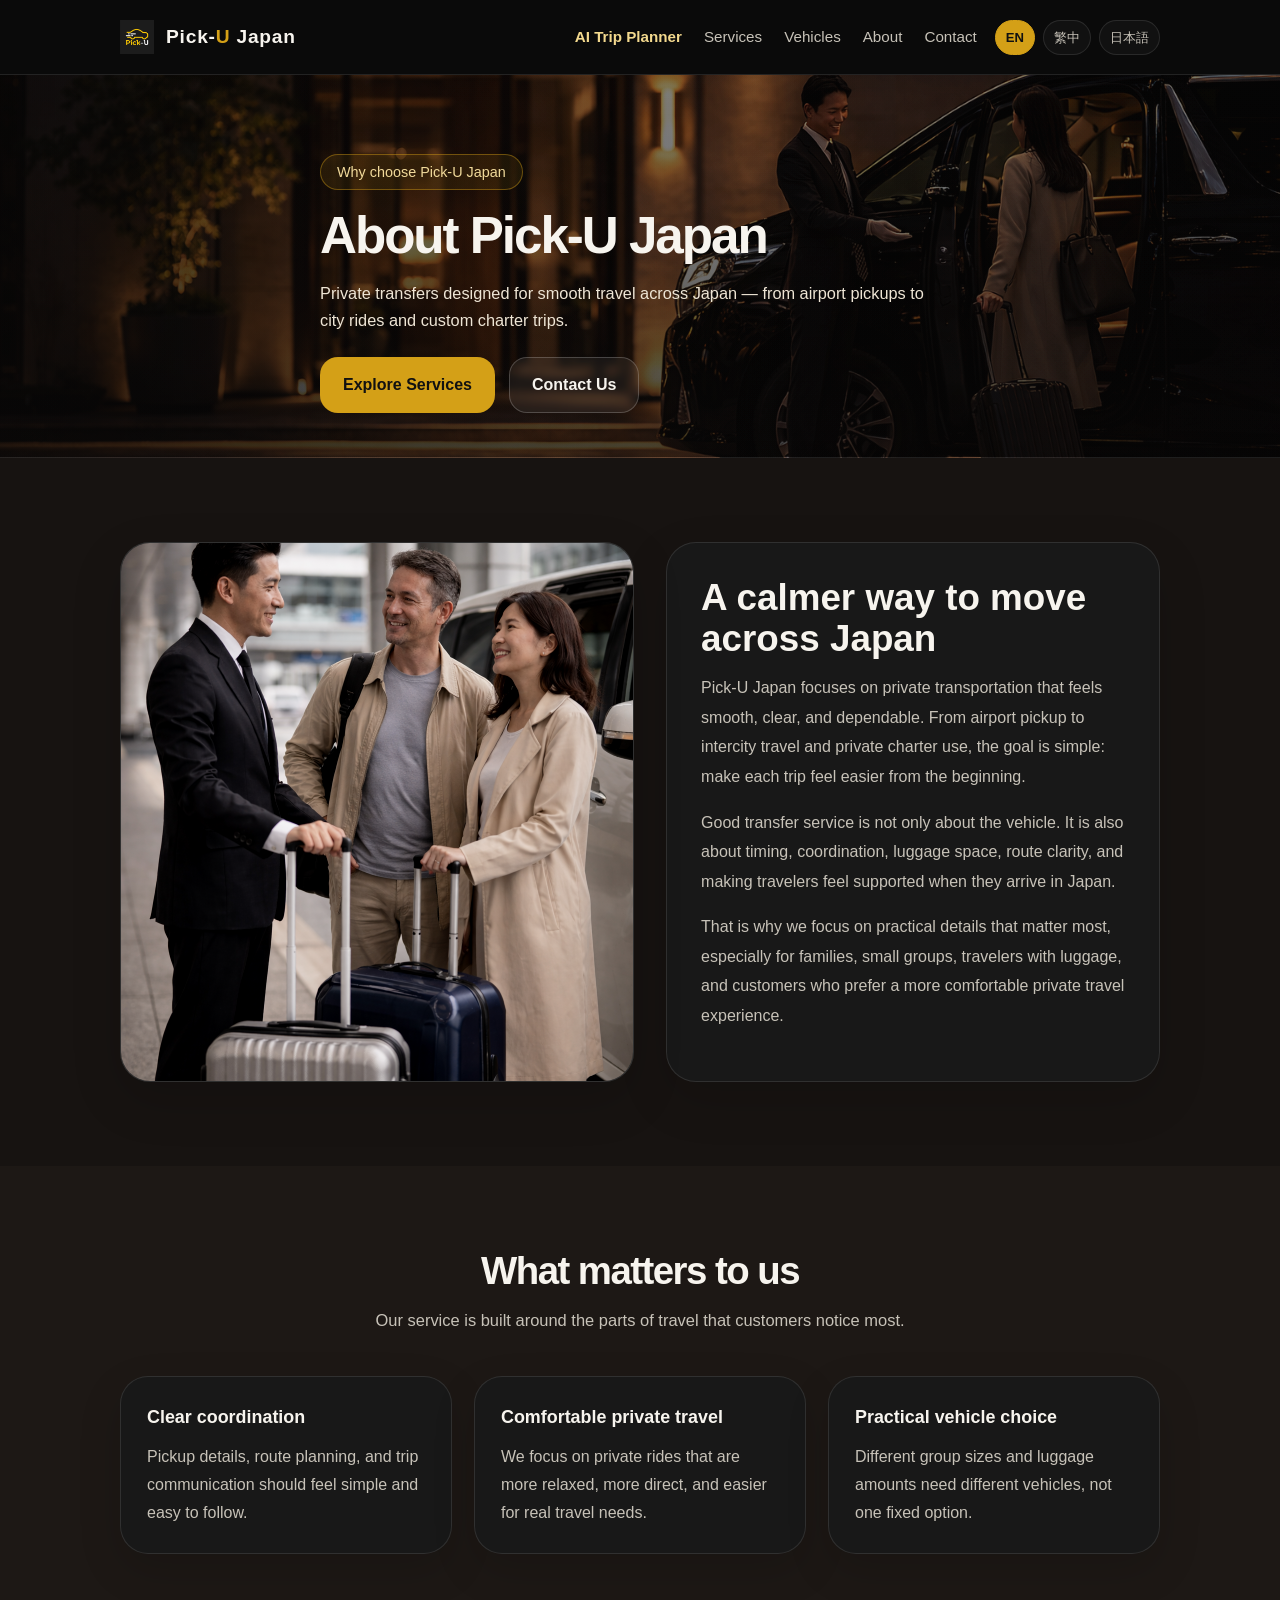
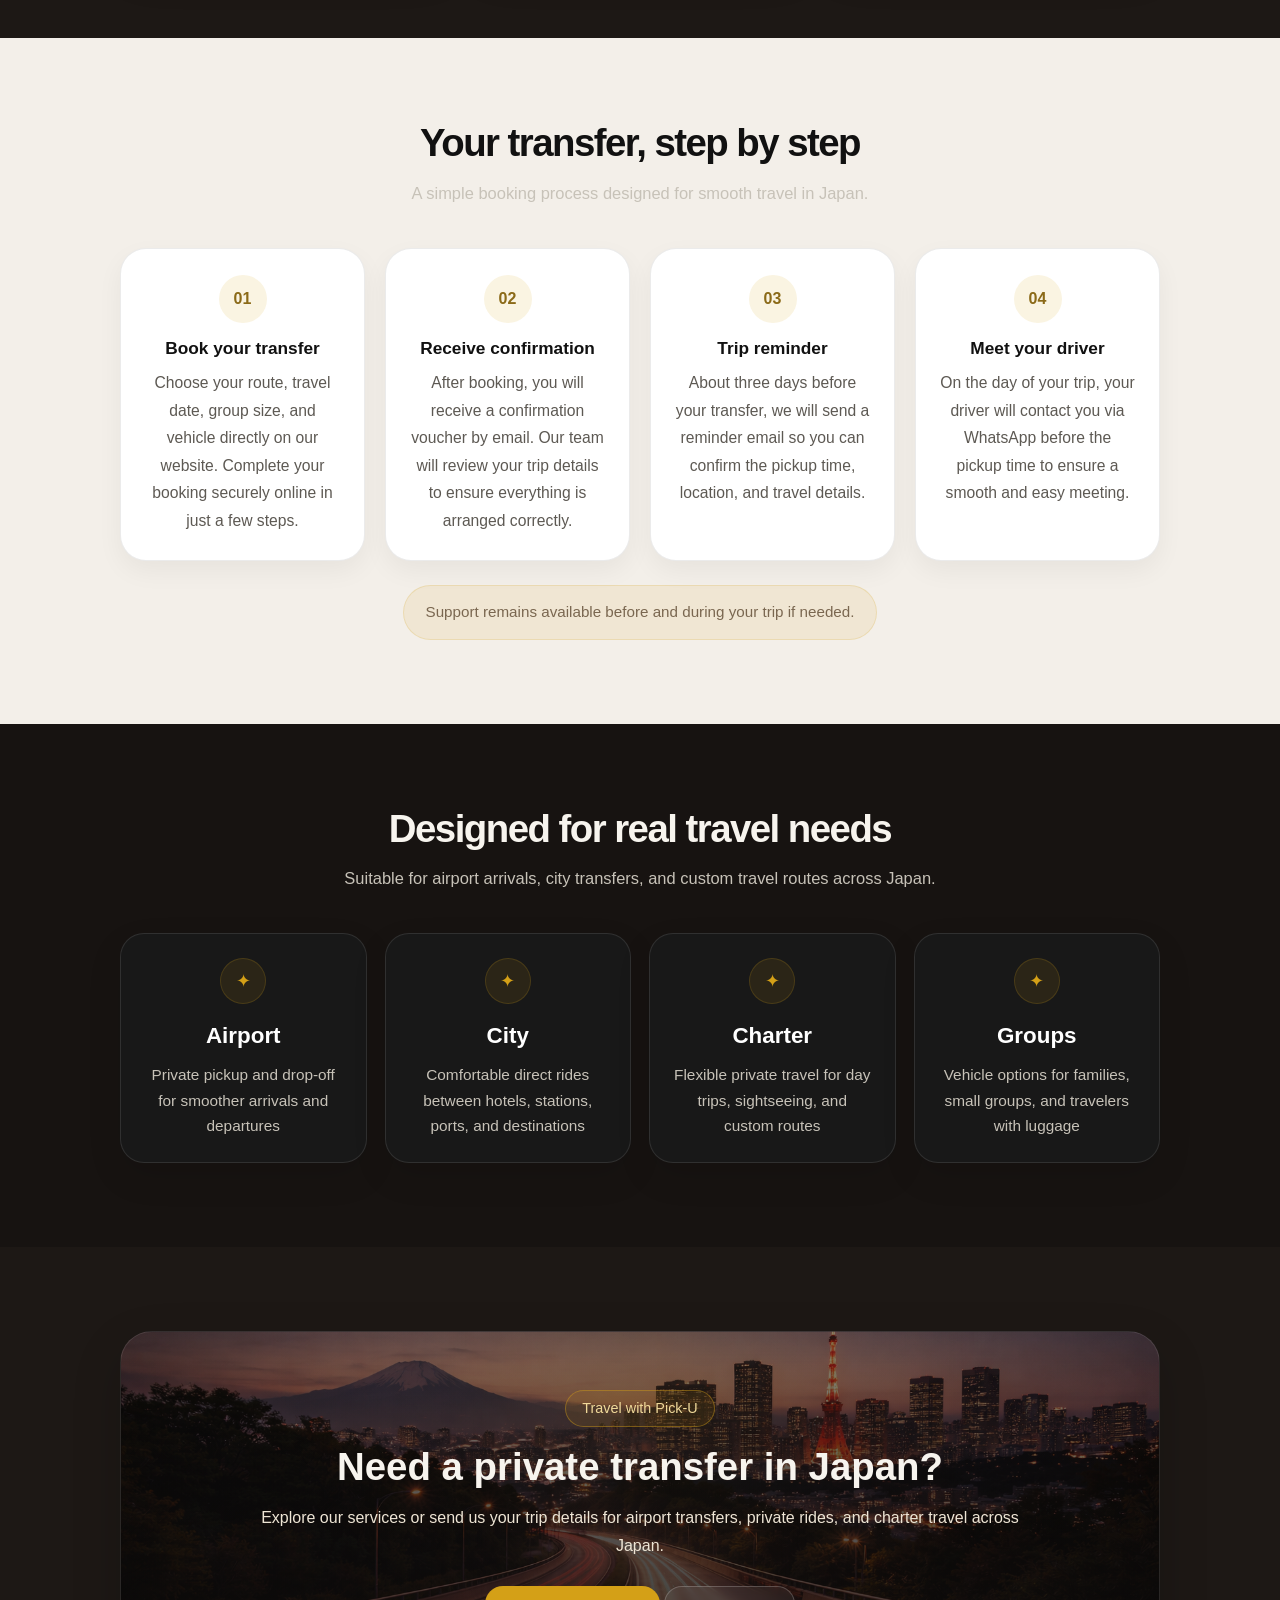
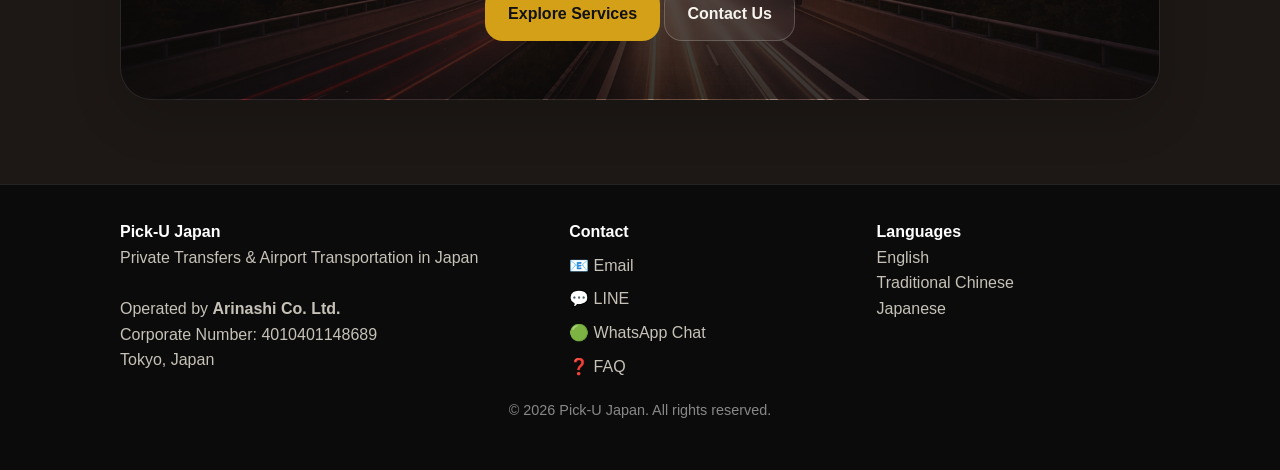
<file: about.html>
<!DOCTYPE html>
<html lang="en">
<head>
  <meta charset="UTF-8" />
  <meta name="viewport" content="width=device-width, initial-scale=1.0" />

  <title>About Us | Pick-U Japan</title>
  <meta
    name="description"
    content="Learn more about Pick-U Japan, a private transfer service for airport transfers, city rides, and charter travel across Japan."
  />
  <meta name="robots" content="index, follow" />
  <link rel="canonical" href="https://picku-japan.github.io/picku-japan-website/about.html" />

  <meta property="og:type" content="website" />
  <meta property="og:title" content="About Us | Pick-U Japan" />
  <meta
    property="og:description"
    content="Private transfers designed for smooth travel across Japan."
  />
  <meta property="og:image" content="about-hero.jpg" />
  <meta property="og:url" content="https://picku-japan.github.io/picku-japan-website/about.html" />

  <meta name="twitter:card" content="summary_large_image" />
  <meta name="twitter:title" content="About Us | Pick-U Japan" />
  <meta
    name="twitter:description"
    content="Private transfers designed for smooth travel across Japan."
  />
  <meta name="twitter:image" content="about-hero.jpg" />

  <link rel="icon" href="logo.png" type="image/png" />
  <link rel="stylesheet" href="global.css" />
  <link rel="stylesheet" href="hero.css" />

  <style>
    .hero-about {
      background:
        linear-gradient(90deg, rgba(8,7,7,0.62) 0%, rgba(8,7,7,0.42) 34%, rgba(8,7,7,0.16) 62%, rgba(8,7,7,0.10) 100%),
        linear-gradient(180deg, rgba(8,7,7,0.10) 0%, rgba(8,7,7,0.22) 42%, rgba(8,7,7,0.52) 100%),
        radial-gradient(circle at 24% 42%, rgba(8,7,7,0.12) 0%, rgba(8,7,7,0.32) 48%, rgba(8,7,7,0.44) 100%),
        url('about-hero.jpg') center/cover no-repeat;
    }

    .about-intro-layout {
      display: grid;
      grid-template-columns: 1.02fr 0.98fr;
      gap: 32px;
      align-items: stretch;
    }

    .about-image-card {
      position: relative;
      overflow: hidden;
      border-radius: 30px;
      border: 1px solid var(--border);
      box-shadow: 0 18px 50px rgba(0,0,0,0.16);
      background: var(--panel);
      min-height: 100%;
    }

    .about-image-card img {
      position: absolute;
      inset: 0;
      width: 100%;
      height: 100%;
      object-fit: cover;
      object-position: center 38%;
      filter: saturate(0.95) contrast(1.04) brightness(0.96);
    }

    .about-copy-card {
      background: var(--panel);
      border: 1px solid var(--border);
      border-radius: 30px;
      padding: 34px;
      box-shadow: 0 18px 50px rgba(0,0,0,0.14);
    }

    .about-copy-card h2 {
      margin: 0 0 14px;
      font-size: clamp(1.7rem, 3vw, 2.3rem);
      line-height: 1.12;
    }

    .about-copy-card p {
      margin: 0 0 16px;
      color: var(--muted);
      line-height: 1.85;
    }

    .value-grid {
      display: grid;
      grid-template-columns: repeat(3, 1fr);
      gap: 22px;
    }

    .value-card {
      background: var(--panel);
      border: 1px solid var(--border);
      border-radius: 28px;
      padding: 26px;
      box-shadow: 0 16px 44px rgba(0,0,0,0.14);
      transition: transform 0.18s ease, box-shadow 0.18s ease;
    }

    .value-card:hover {
      transform: translateY(-4px);
      box-shadow: 0 18px 46px rgba(0,0,0,0.22);
    }

    .value-card h3 {
      margin: 0 0 12px;
      font-size: 1.12rem;
    }

    .value-card p {
      margin: 0;
      color: var(--muted);
      line-height: 1.75;
    }

    .steps-shell {
      max-width: 1180px;
      margin: 0 auto;
    }

    .steps-grid {
      display: grid;
      grid-template-columns: repeat(4, 1fr);
      gap: 20px;
      margin-top: 10px;
    }

    .step-card {
      background: #fff;
      border: 1px solid rgba(0,0,0,0.08);
      border-radius: 26px;
      padding: 26px 24px;
      color: #111;
      text-align: center;
      box-shadow: 0 10px 26px rgba(0,0,0,0.05);
    }

    .step-top {
      display: flex;
      justify-content: center;
      margin-bottom: 14px;
    }

    .step-number {
      width: 48px;
      height: 48px;
      border-radius: 50%;
      display: inline-flex;
      align-items: center;
      justify-content: center;
      background: rgba(212,160,23,0.12);
      color: #8b6a18;
      font-weight: 700;
      font-size: 1rem;
    }

    .step-card h3 {
      margin: 0 0 10px;
      font-size: 1.08rem;
      line-height: 1.3;
    }

    .step-card p {
      margin: 0;
      color: #5d5953;
      line-height: 1.75;
      font-size: 0.98rem;
    }

    .steps-support-box {
      margin-top: 24px;
      display: flex;
      justify-content: center;
    }

    .steps-support {
      margin: 0;
      padding: 14px 22px;
      border-radius: 999px;
      background: rgba(212,160,23,0.10);
      border: 1px solid rgba(212,160,23,0.18);
      color: #7a6750;
      font-size: 0.95rem;
      line-height: 1.6;
      text-align: center;
      max-width: 760px;
    }

    .stats-grid {
      display: grid;
      grid-template-columns: repeat(4, 1fr);
      gap: 18px;
    }

    .stat-card {
      background: var(--panel);
      border: 1px solid var(--border);
      border-radius: 24px;
      padding: 24px;
      text-align: center;
      box-shadow: 0 14px 34px rgba(0,0,0,0.10);
    }

    .stat-icon {
      width: 46px;
      height: 46px;
      margin: 0 auto 14px;
      border-radius: 50%;
      display: flex;
      align-items: center;
      justify-content: center;
      background: rgba(212,160,23,0.10);
      border: 1px solid rgba(212,160,23,0.18);
      color: #d4a017;
      font-size: 1.1rem;
    }

    .stat-card strong {
      display: block;
      font-size: 1.4rem;
      margin-bottom: 8px;
      color: #fff;
    }

    .stat-card span {
      color: var(--muted);
      line-height: 1.65;
      display: block;
      font-size: 0.96rem;
    }

    .about-cta {
      position: relative;
      overflow: hidden;
      border: 1px solid var(--border);
      border-radius: 32px;
      padding: 58px 32px;
      text-align: center;
      box-shadow: 0 18px 50px rgba(0,0,0,0.16);
      background:
        linear-gradient(180deg, rgba(14,12,11,0.48) 0%, rgba(14,12,11,0.68) 48%, rgba(14,12,11,0.82) 100%),
        radial-gradient(circle at top center, rgba(212,160,23,0.12), rgba(212,160,23,0.02) 35%, rgba(0,0,0,0) 60%),
        url('contact-bg.jpg') center/cover no-repeat;
    }

    .about-cta h2 {
      margin: 0;
      font-size: clamp(1.9rem, 3vw, 2.8rem);
      line-height: 1.12;
    }

    .about-cta p {
      max-width: 760px;
      margin: 16px auto 0;
      color: #eee5d5;
      line-height: 1.75;
    }

    .about-cta .hero-actions {
      justify-content: center;
      margin-top: 26px;
    }

    @media (max-width: 1100px) {
      .value-grid {
        grid-template-columns: 1fr;
      }

      .steps-grid,
      .stats-grid {
        grid-template-columns: repeat(2, 1fr);
      }
    }

    @media (max-width: 980px) {
      .about-intro-layout {
        grid-template-columns: 1fr;
      }

      .about-image-card {
        min-height: 420px;
      }
    }

    @media (max-width: 700px) {
      .about-copy-card,
      .value-card,
      .step-card,
      .stat-card {
        padding: 22px;
      }

      .steps-grid,
      .stats-grid {
        grid-template-columns: 1fr;
      }

      .steps-support {
        border-radius: 20px;
        padding: 16px 18px;
      }

      .about-cta {
        padding: 42px 22px;
      }
    }
  </style>
</head>
<body>
  <div id="site-header"></div>

  <section class="page-hero hero-about">
    <div class="container page-hero-content">
      <div class="page-eyebrow">Why choose Pick-U Japan</div>
      <h1>About Pick-U Japan</h1>
      <p>
        Private transfers designed for smooth travel across Japan — from airport pickups to city rides and custom charter trips.
      </p>
      <div class="hero-actions">
        <a class="btn btn-primary" href="index.html#services">Explore Services</a>
        <a class="btn btn-secondary" href="contact.html">Contact Us</a>
      </div>
    </div>
  </section>

  <section class="section" style="background:#171311;">
    <div class="container">
      <div class="about-intro-layout">
        <div class="about-image-card">
          <img src="about-company.jpg" alt="Pick-U Japan private transfer service" />
        </div>

        <div class="about-copy-card">
          <h2>A calmer way to move across Japan</h2>
          <p>
            Pick-U Japan focuses on private transportation that feels smooth, clear, and dependable.
            From airport pickup to intercity travel and private charter use, the goal is simple:
            make each trip feel easier from the beginning.
          </p>
          <p>
            Good transfer service is not only about the vehicle. It is also about timing, coordination,
            luggage space, route clarity, and making travelers feel supported when they arrive in Japan.
          </p>
          <p>
            That is why we focus on practical details that matter most, especially for families,
            small groups, travelers with luggage, and customers who prefer a more comfortable
            private travel experience.
          </p>
        </div>
      </div>
    </div>
  </section>

  <section class="section" style="background:#1d1815;">
    <div class="container">
      <div class="section-header">
        <h2>What matters to us</h2>
        <p>
          Our service is built around the parts of travel that customers notice most.
        </p>
      </div>

      <div class="value-grid">
        <div class="value-card">
          <h3>Clear coordination</h3>
          <p>
            Pickup details, route planning, and trip communication should feel simple and easy to follow.
          </p>
        </div>

        <div class="value-card">
          <h3>Comfortable private travel</h3>
          <p>
            We focus on private rides that are more relaxed, more direct, and easier for real travel needs.
          </p>
        </div>

        <div class="value-card">
          <h3>Practical vehicle choice</h3>
          <p>
            Different group sizes and luggage amounts need different vehicles, not one fixed option.
          </p>
        </div>
      </div>
    </div>
  </section>

  <section class="section" style="background:#f3efe9; color:#111;">
    <div class="container">
      <div class="section-header">
        <h2>Your transfer, step by step</h2>
        <p>
          A simple booking process designed for smooth travel in Japan.
        </p>
      </div>

      <div class="steps-shell">
        <div class="steps-grid">
          <div class="step-card">
            <div class="step-top">
              <div class="step-number">01</div>
            </div>
            <h3>Book your transfer</h3>
            <p>
              Choose your route, travel date, group size, and vehicle directly on our website.
              Complete your booking securely online in just a few steps.
            </p>
          </div>

          <div class="step-card">
            <div class="step-top">
              <div class="step-number">02</div>
            </div>
            <h3>Receive confirmation</h3>
            <p>
              After booking, you will receive a confirmation voucher by email.
              Our team will review your trip details to ensure everything is arranged correctly.
            </p>
          </div>

          <div class="step-card">
            <div class="step-top">
              <div class="step-number">03</div>
            </div>
            <h3>Trip reminder</h3>
            <p>
              About three days before your transfer, we will send a reminder email so you can
              confirm the pickup time, location, and travel details.
            </p>
          </div>

          <div class="step-card">
            <div class="step-top">
              <div class="step-number">04</div>
            </div>
            <h3>Meet your driver</h3>
            <p>
              On the day of your trip, your driver will contact you via WhatsApp before the pickup time
              to ensure a smooth and easy meeting.
            </p>
          </div>
        </div>

        <div class="steps-support-box">
          <p class="steps-support">
            Support remains available before and during your trip if needed.
          </p>
        </div>
      </div>
    </div>
  </section>

  <section class="section" style="background:#171311;">
    <div class="container">
      <div class="section-header">
        <h2>Designed for real travel needs</h2>
        <p>
          Suitable for airport arrivals, city transfers, and custom travel routes across Japan.
        </p>
      </div>

      <div class="stats-grid">
        <div class="stat-card">
          <div class="stat-icon">✦</div>
          <strong>Airport</strong>
          <span>Private pickup and drop-off for smoother arrivals and departures</span>
        </div>

        <div class="stat-card">
          <div class="stat-icon">✦</div>
          <strong>City</strong>
          <span>Comfortable direct rides between hotels, stations, ports, and destinations</span>
        </div>

        <div class="stat-card">
          <div class="stat-icon">✦</div>
          <strong>Charter</strong>
          <span>Flexible private travel for day trips, sightseeing, and custom routes</span>
        </div>

        <div class="stat-card">
          <div class="stat-icon">✦</div>
          <strong>Groups</strong>
          <span>Vehicle options for families, small groups, and travelers with luggage</span>
        </div>
      </div>
    </div>
  </section>

  <section class="section" style="background:#1d1815;">
    <div class="container">
      <div class="about-cta">
        <div class="page-eyebrow">Travel with Pick-U</div>
        <h2>Need a private transfer in Japan?</h2>
        <p>
          Explore our services or send us your trip details for airport transfers, private rides,
          and charter travel across Japan.
        </p>
        <div class="hero-actions">
          <a class="btn btn-primary" href="index.html#services">Explore Services</a>
          <a class="btn btn-secondary" href="contact.html">Contact Us</a>
        </div>
      </div>
    </div>
  </section>

  <div id="site-footer"></div>

  <script src="includes.js"></script>
</body>
</html>
</file>
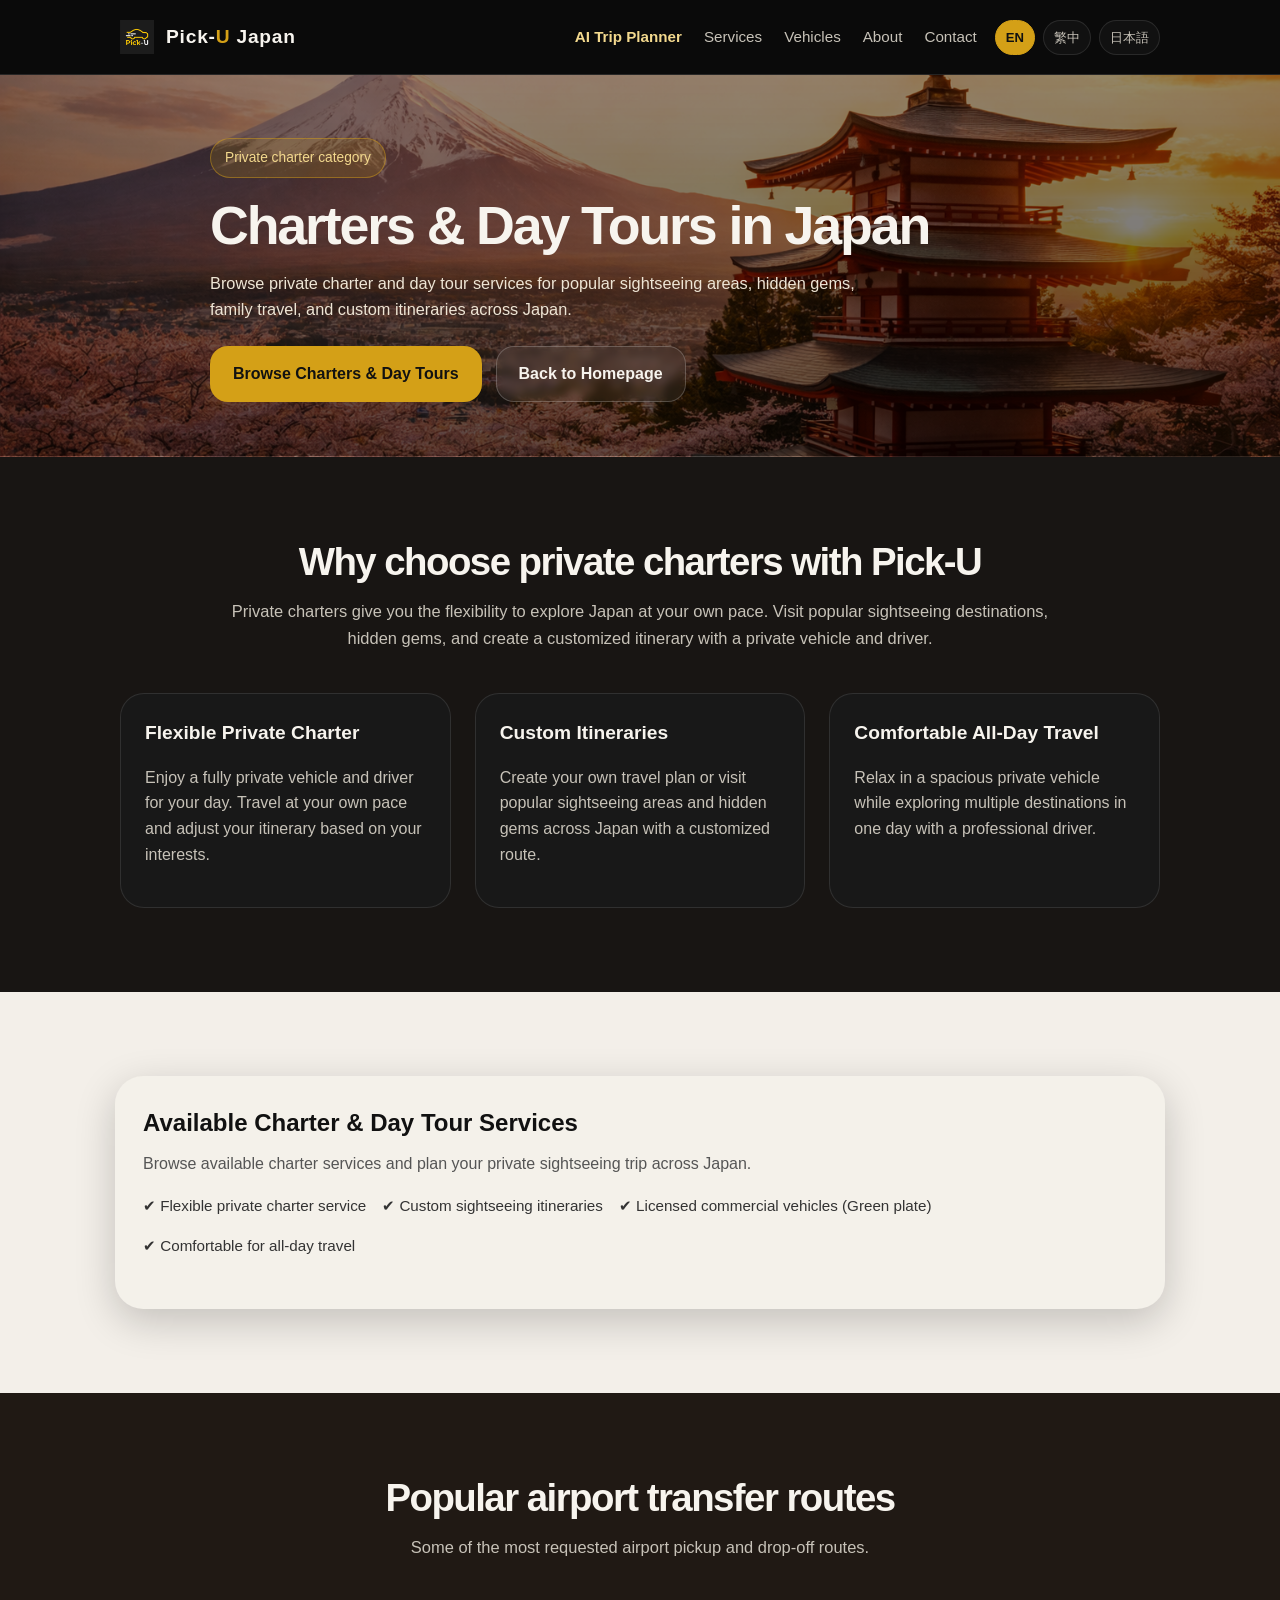
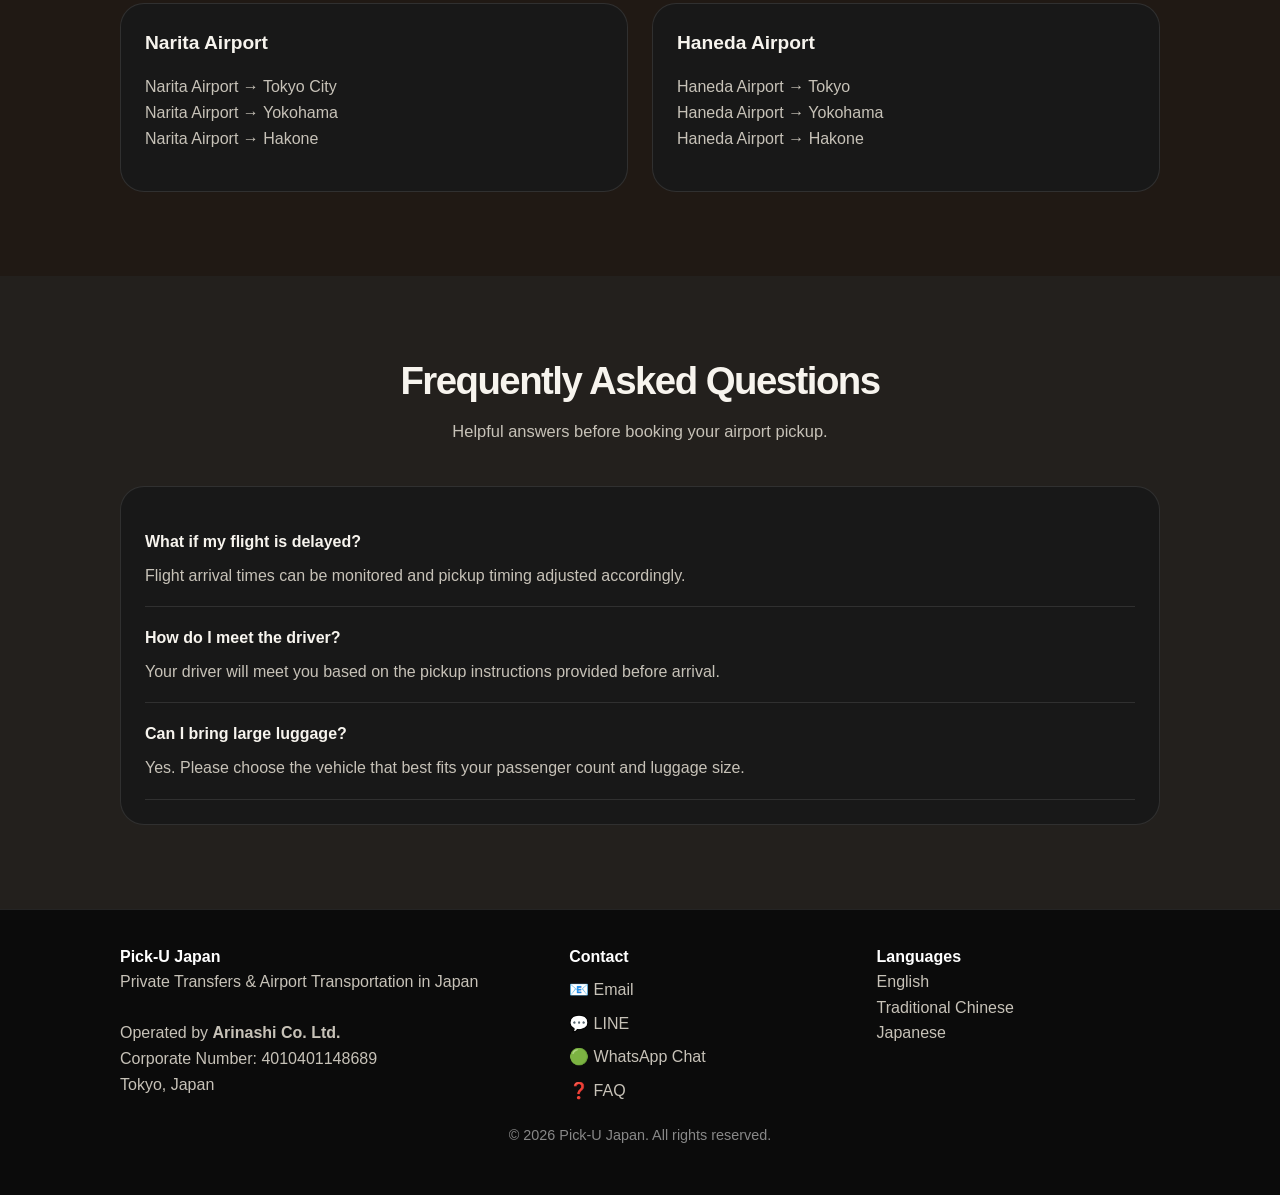
<file: charters.html>
<!DOCTYPE html>
<html lang="en">
<head>
  <meta charset="UTF-8" />
  <meta name="viewport" content="width=device-width, initial-scale=1.0" />
  <title>Charters & Day Tours in Japan | Pick-U Japan</title>
  <meta name="description" content="Private airport transfers in Japan with door-to-door service, professional drivers, flight tracking, and easy booking." />
  <style>
    :root {
      --bg: #111111;
      --panel: #181818;
      --text: #f7f4ee;
      --muted: #c7c2b8;
      --gold: #d4a017;
      --gold-soft: rgba(212, 160, 23, 0.16);
      --border: rgba(255,255,255,0.1);
      --max: 1040px;
      --radius: 24px;
    }

    * { box-sizing: border-box; }
    html { scroll-behavior: smooth; }
    body {
      margin: 0;
      font-family: Arial, Helvetica, sans-serif;
      background: var(--bg);
      color: var(--text);
      line-height: 1.6;
    }

    a { color: inherit; text-decoration: none; }
    img { max-width: 100%; display: block; }

    .container {
      width: min(var(--max), calc(100% - 48px));
      margin: 0 auto;
    }

    /* wider container specifically for Bokun product list */
    .widget-container {
      width: min(1050px, calc(100% - 48px));
      margin: 0 auto;
    }

    .topbar {
      position: sticky;
      top: 0;
      z-index: 100;
      background: rgba(10,10,10,0.92);
      backdrop-filter: blur(8px);
      border-bottom: 1px solid var(--border);
    }

    .nav {
      display: flex;
      align-items: center;
      justify-content: space-between;
      min-height: 74px;
      gap: 24px;
    }

    .brand {
      display:flex;
      align-items:center;
      gap:12px;
      font-size: 1.2rem;
      font-weight: 700;
      letter-spacing: 0.04em;
      white-space: nowrap;
    }

    .brand-logo {
      height: 34px;
      width: auto;
      object-fit: contain;
    }

    .brand-wordmark span { color: var(--gold); }

    .nav-right {
      display:flex;
      align-items:center;
      gap:18px;
      flex-wrap:wrap;
    }

    .nav-links {
      display: flex;
      gap: 22px;
      color: var(--muted);
      font-size: 0.95rem;
    }

    .lang-switch {
      display:flex;
      gap:8px;
      align-items:center;
    }

    .lang-switch a {
      padding: 6px 10px;
      border: 1px solid var(--border);
      border-radius: 999px;
      font-size: 0.82rem;
      color: var(--muted);
      background: rgba(255,255,255,0.03);
    }

    .lang-switch a.active {
      color: #111;
      background: var(--gold);
      border-color: var(--gold);
      font-weight: 700;
    }

    .hero {
      position: relative;
      min-height: 320px;
      display: flex;
      align-items: end;
      background:
        linear-gradient(rgba(0,0,0,0.42), rgba(0,0,0,0.62)),
        url('charters-card.jpg') center/cover no-repeat;
      border-bottom: 1px solid var(--border);
    }

    .hero-content {
      max-width: 860px;
      padding: 64px 0 54px;
    }

    .eyebrow {
      display: inline-block;
      padding: 8px 14px;
      border: 1px solid rgba(212,160,23,0.45);
      background: var(--gold-soft);
      color: #f3d98e;
      border-radius: 999px;
      font-size: 0.86rem;
      margin-bottom: 18px;
    }

    h1 {
      margin: 0;
      font-size: clamp(2rem, 4.2vw, 3.4rem);
      line-height: 1.08;
      letter-spacing: -0.04em;
    }

    .hero p {
      color: #eee5d5;
      font-size: 1.02rem;
      max-width: 680px;
      margin: 16px 0 0;
    }

    .hero-actions {
      display: flex;
      flex-wrap: wrap;
      gap: 14px;
      margin-top: 24px;
    }

    .btn {
      display: inline-flex;
      align-items: center;
      justify-content: center;
      border-radius: 18px;
      padding: 14px 22px;
      font-weight: 700;
      transition: 0.2s ease;
      border: 1px solid transparent;
      font-size: 1rem;
    }

    .btn-primary {
      background: var(--gold);
      color: #111;
    }

    .btn-secondary {
      border-color: rgba(255,255,255,0.2);
      background: rgba(255,255,255,0.06);
      color: var(--text);
      backdrop-filter: blur(4px);
    }

    .section { padding: 76px 0; }

    .section-header {
      max-width: 820px;
      margin: 0 auto 40px;
      text-align: center;
    }

    .section-header h2 {
      margin: 0;
      font-size: clamp(1.85rem, 3vw, 2.7rem);
      line-height: 1.08;
      letter-spacing: -0.04em;
    }

    .section-header p {
      margin: 16px auto 0;
      color: var(--muted);
      max-width: 820px;
      font-size: 1.02rem;
    }

    .grid-3 {
      display: grid;
      grid-template-columns: repeat(3, 1fr);
      gap: 24px;
    }

    .grid-2 {
      display: grid;
      grid-template-columns: repeat(2, 1fr);
      gap: 24px;
    }

    .panel-box {
      background: var(--panel);
      border: 1px solid var(--border);
      border-radius: 24px;
      padding: 24px;
    }

    .panel-box h3 {
      margin: 0 0 10px;
      font-size: 1.2rem;
    }

    .panel-box p,
    .panel-box li {
      color: var(--muted);
    }

    .widget-wrap {
      background: #f4f1ea;
      color: #111;
      border-radius: 28px;
      padding: 28px;
      box-shadow: 0 12px 40px rgba(0,0,0,0.2);
    }

    .widget-inner {
      max-width: 1360px;
      margin: 0 auto;
    }

    .bokunWidget {
      max-width: 1360px;
      margin: 0 auto;
    }

    .widget-head {
      margin-bottom: 18px;
    }

    .widget-head h3 {
      margin: 0;
      font-size: 1.5rem;
    }

    .widget-head p {
      margin: 8px 0 0;
      color: #555;
    }

    .airport-filter {
      display: inline-flex;
      align-items: center;
      justify-content: center;
      padding: 10px 16px;
      border-radius: 999px;
      border: 1px solid rgba(0,0,0,0.12);
      color: #333;
      background: #fff;
      font-size: 0.95rem;
      transition: 0.2s ease;
    }

    .airport-filter:hover {
      transform: translateY(-1px);
      box-shadow: 0 6px 16px rgba(0,0,0,0.08);
    }

    .airport-filter.active {
      background: #181818;
      color: #fff;
      border-color: #181818;
    }

    .bokunWidget > div,
    .bokunWidget article,
    .bokunWidget a[data-testid="activity-card"],
    .bokunWidget [class*="card"] {
      transition: transform 0.18s ease, box-shadow 0.18s ease !important;
    }

    .bokunWidget > div:hover,
    .bokunWidget article:hover,
    .bokunWidget a[data-testid="activity-card"]:hover,
    .bokunWidget [class*="card"]:hover {
      transform: translateY(-4px) !important;
      box-shadow: 0 14px 30px rgba(0,0,0,0.16) !important;
    }

    .faq-item {
      padding: 18px 0;
      border-bottom: 1px solid var(--border);
    }

    .faq-item strong { display:block; margin-bottom:8px; }
    .faq-item p { margin:0; color: var(--muted); }

    .footer {
      border-top: 1px solid var(--border);
      padding: 34px 0 48px;
      color: var(--muted);
      background: #0b0b0b;
    }

    .footer-grid {
      display:grid;
      grid-template-columns: 1.5fr 1fr 1fr;
      gap:24px;
    }

    @media (max-width: 980px) {
      .grid-3,
      .grid-2,
      .footer-grid {
        grid-template-columns: 1fr;
      }

      .nav {
        flex-direction: column;
        align-items: flex-start;
        padding: 14px 0;
      }

      .nav-right {
        width:100%;
        justify-content:space-between;
      }

      .nav-links {
        flex-wrap: wrap;
        gap: 12px 18px;
      }

      .hero { min-height: auto; }
      .brand-logo { height: 28px; }
      .hero-content {
        max-width: 100%;
        padding: 72px 0;
      }
    }
  </style>
<link rel="stylesheet" href="global.css">
</head>
<body>
  <div id="site-header"></div>

  <section class="hero">
    <div class="container hero-content">
      <div class="eyebrow">Private charter category</div>
      <h1>Charters & Day Tours in Japan</h1>
      <p>
        Browse private charter and day tour services for popular sightseeing areas, hidden gems, family travel, and custom itineraries across Japan.
      </p>
      <div class="hero-actions">
        <a class="btn btn-primary" href="#booking-list">Browse Charters & Day Tours</a>
        <a class="btn btn-secondary" href="index.html">Back to Homepage</a>
      </div>
    </div>
  </section>

  <section class="section" style="background:#181513;">
    <div class="container">
      <div class="section-header">
        <h2>Why choose private charters with Pick-U</h2>
        <p>Private charters give you the flexibility to explore Japan at your own pace.
Visit popular sightseeing destinations, hidden gems, and create a customized itinerary with a private vehicle and driver.</p>
      </div>
      <div class="grid-3">
        <div class="panel-box">
          <h3>Flexible Private Charter</h3>
          <p>Enjoy a fully private vehicle and driver for your day. Travel at your own pace and adjust your itinerary based on your interests.</p>
        </div>
        <div class="panel-box">
          <h3>Custom Itineraries</h3>
          <p>Create your own travel plan or visit popular sightseeing areas and hidden gems across Japan with a customized route.</p>
        </div>
        <div class="panel-box">
          <h3>Comfortable All-Day Travel</h3>
          <p>Relax in a spacious private vehicle while exploring multiple destinations in one day with a professional driver.</p>
        </div>
      </div>
    </div>
  </section>

  <section class="section" id="booking-list" style="background:#f3efe9; color:#111;">
    <div class="widget-container">
      <div class="widget-wrap">
        <div class="widget-inner">
        <div class="widget-head">
          <h3>Available Charter & Day Tour Services</h3>
          <p>Browse available charter services and plan your private sightseeing trip across Japan.</p>
        </div>

        <div class="trust-signals" style="display:flex; flex-wrap:wrap; gap:16px; margin:18px 0 22px; font-size:0.95rem; color:#333;">
          <div>✔ Flexible private charter service</div>
          <div>✔ Custom sightseeing itineraries</div>
          <div>✔ Licensed commercial vehicles (Green plate)</div>
          <div>✔ Comfortable for all-day travel</div>
        </div>

        

        <script type="text/javascript" src="https://widgets.bokun.io/assets/javascripts/apps/build/BokunWidgetsLoader.js?bookingChannelUUID=11dad9b8-4629-4114-ab40-b6ce758d47ae" async></script>
        <div class="bokunWidget" data-src="https://widgets.bokun.io/online-sales/11dad9b8-4629-4114-ab40-b6ce758d47ae/product-list/87775"></div>
        <noscript>Please enable javascript in your browser to book</noscript>
        </div>
      </div>
    </div>
  </section>

  <section class="section" style="background:#201914;">
    <div class="container">
      <div class="section-header">
        <h2>Popular airport transfer routes</h2>
        <p>Some of the most requested airport pickup and drop-off routes.</p>
      </div>
      <div class="grid-2">
        <div class="panel-box">
          <h3>Narita Airport</h3>
          <p>Narita Airport → Tokyo City<br>Narita Airport → Yokohama<br>Narita Airport → Hakone</p>
        </div>
        <div class="panel-box">
          <h3>Haneda Airport</h3>
          <p>Haneda Airport → Tokyo<br>Haneda Airport → Yokohama<br>Haneda Airport → Hakone</p>
        </div>
      </div>
    </div>
  </section>

  <section class="section" style="background:#23201d;">
    <div class="container">
      <div class="section-header">
        <h2>Frequently Asked Questions</h2>
        <p>Helpful answers before booking your airport pickup.</p>
      </div>
      <div class="panel-box">
        <div class="faq-item">
          <strong>What if my flight is delayed?</strong>
          <p>Flight arrival times can be monitored and pickup timing adjusted accordingly.</p>
        </div>
        <div class="faq-item">
          <strong>How do I meet the driver?</strong>
          <p>Your driver will meet you based on the pickup instructions provided before arrival.</p>
        </div>
        <div class="faq-item">
          <strong>Can I bring large luggage?</strong>
          <p>Yes. Please choose the vehicle that best fits your passenger count and luggage size.</p>
        </div>
      </div>
    </div>
  </section>

  <div id="site-footer"></div>
<script src="includes.js"></script>
</body>
</html>
</file>
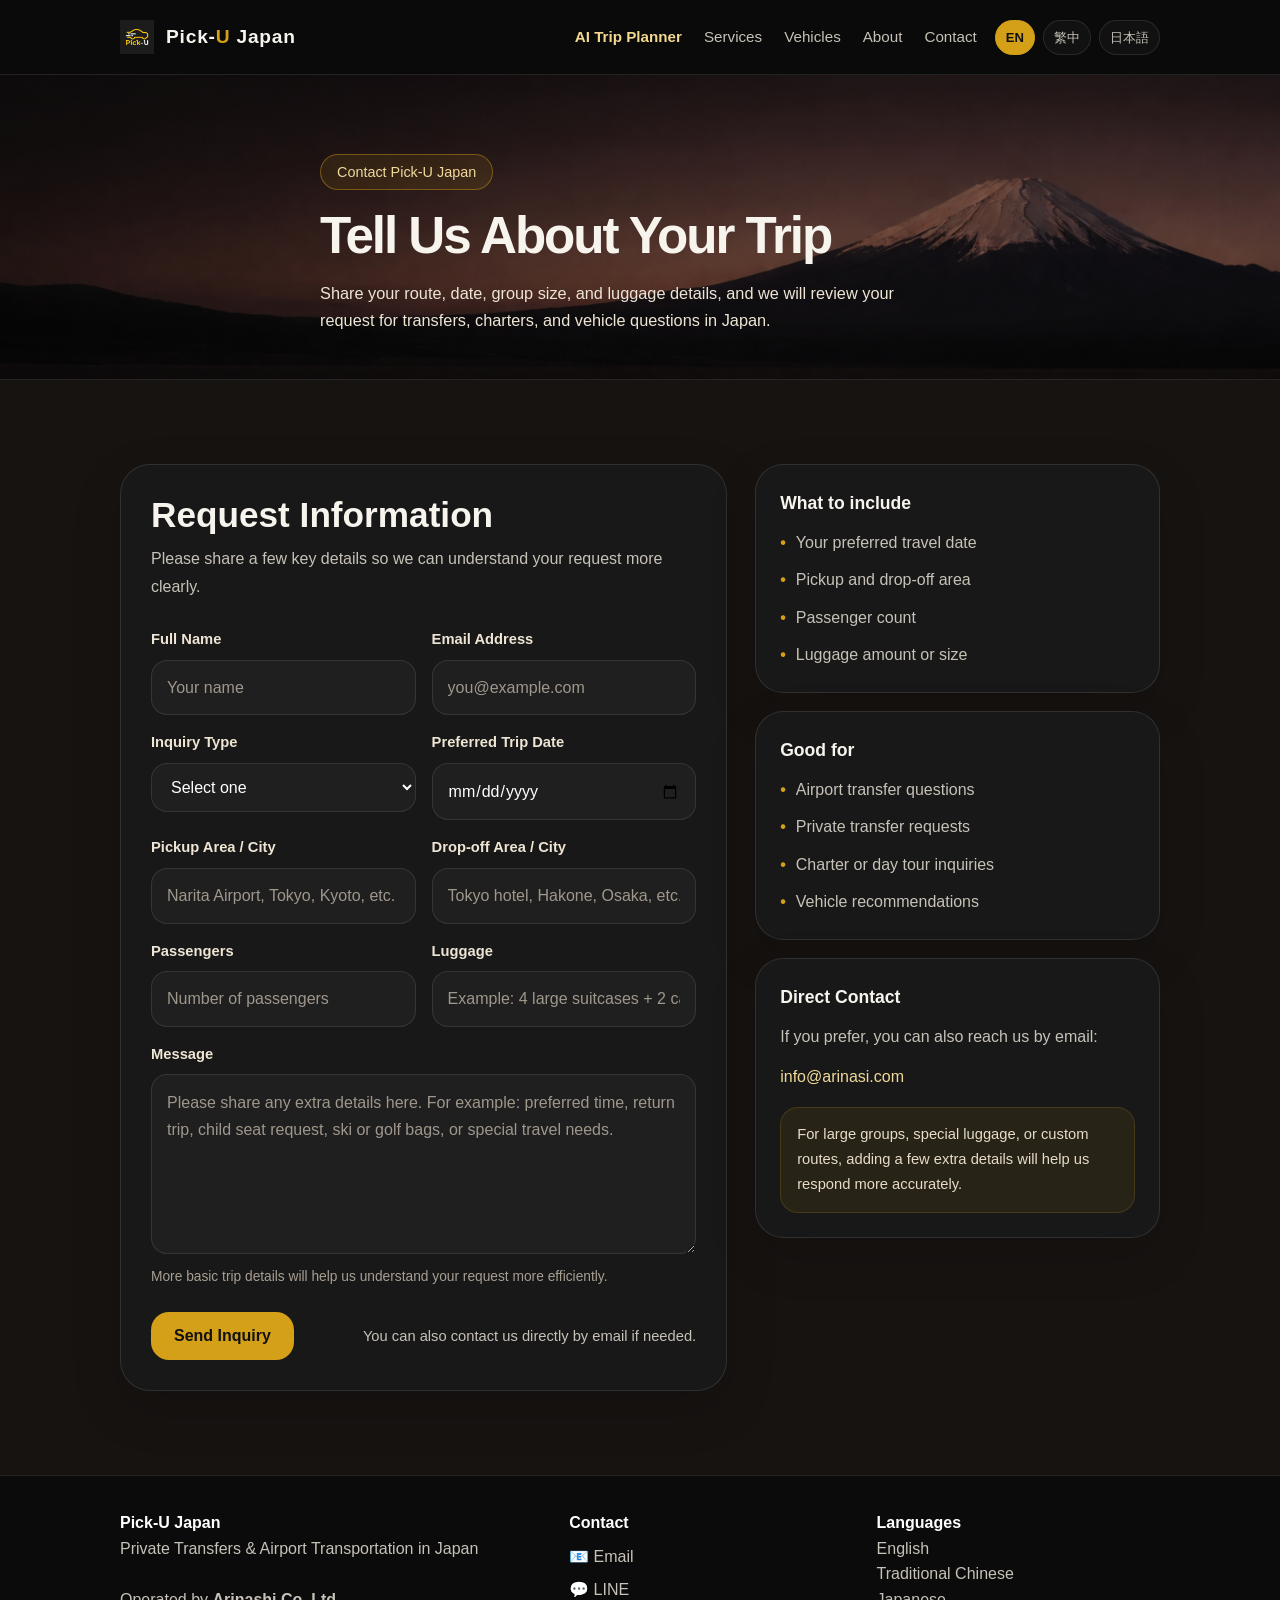
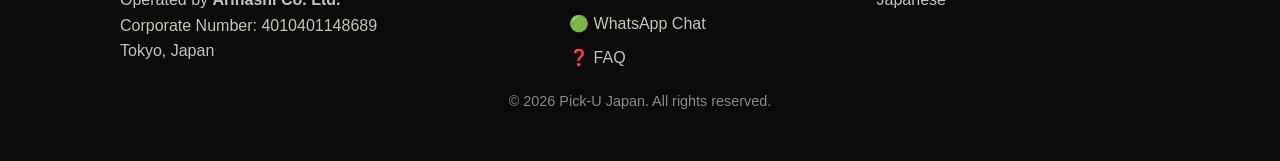
<file: contact.html>
<!DOCTYPE html>
<html lang="en">
<head>
  <meta charset="UTF-8" />
  <meta name="viewport" content="width=device-width, initial-scale=1.0" />

  <title>Contact Us | Pick-U Japan</title>
  <meta
    name="description"
    content="Contact Pick-U Japan for airport transfers, private transfers, charter trips, multi-day tours, and vehicle inquiries in Japan."
  />
  <meta name="robots" content="index, follow" />
  <link rel="canonical" href="https://picku-japan.github.io/picku-japan-website/contact.html" />

  <meta property="og:type" content="website" />
  <meta property="og:title" content="Contact Us | Pick-U Japan" />
  <meta
    property="og:description"
    content="Send us your travel details for airport transfers, private transfers, charter trips, multi-day tours, and vehicle questions in Japan."
  />
  <meta property="og:image" content="contact-hero.jpg" />
  <meta property="og:url" content="https://picku-japan.github.io/picku-japan-website/contact.html" />

  <meta name="twitter:card" content="summary_large_image" />
  <meta name="twitter:title" content="Contact Us | Pick-U Japan" />
  <meta
    name="twitter:description"
    content="Contact Pick-U Japan for transfers, charters, and vehicle inquiries."
  />
  <meta name="twitter:image" content="contact-hero.jpg" />

  <link rel="icon" href="logo.png" type="image/png" />
  <link rel="stylesheet" href="global.css" />
  <link rel="stylesheet" href="hero.css" />

  <style>
    .hero-contact {
      background:
        linear-gradient(rgba(0,0,0,0.10), rgba(0,0,0,0.10)),
        url('contact-hero.jpg') center/cover no-repeat;
    }

    .contact-layout {
      display: grid;
      grid-template-columns: 1.2fr 0.8fr;
      gap: 28px;
      align-items: start;
    }

    .form-card {
      background: var(--panel);
      border: 1px solid var(--border);
      border-radius: 30px;
      padding: 30px;
      box-shadow: 0 18px 50px rgba(0,0,0,0.16);
    }

    .form-card h2 {
      margin: 0 0 10px;
      font-size: clamp(1.6rem, 3vw, 2.2rem);
      line-height: 1.12;
    }

    .form-card .intro {
      margin: 0 0 26px;
      color: var(--muted);
      line-height: 1.8;
    }

    .form-grid {
      display: grid;
      grid-template-columns: repeat(2, 1fr);
      gap: 16px;
    }

    .field {
      display: flex;
      flex-direction: column;
      gap: 8px;
    }

    .field.full {
      grid-column: 1 / -1;
    }

    .field label {
      font-size: 0.92rem;
      color: #efe5d4;
      font-weight: 600;
    }

    .field input,
    .field select,
    .field textarea {
      width: 100%;
      border: 1px solid var(--border);
      background: rgba(255,255,255,0.03);
      color: #fff;
      border-radius: 16px;
      padding: 14px 15px;
      font: inherit;
      outline: none;
      transition: border-color 0.18s ease, box-shadow 0.18s ease, background 0.18s ease;
    }

    .field input::placeholder,
    .field textarea::placeholder {
      color: #9f978c;
    }

    .field input:focus,
    .field select:focus,
    .field textarea:focus {
      border-color: rgba(212,160,23,0.45);
      box-shadow: 0 0 0 3px rgba(212,160,23,0.10);
      background: rgba(255,255,255,0.045);
    }

    .field textarea {
      min-height: 180px;
      resize: vertical;
      line-height: 1.7;
    }

    .helper-text {
      color: #a89f93;
      font-size: 0.86rem;
      line-height: 1.6;
      margin-top: 4px;
    }

    .submit-row {
      display: flex;
      align-items: center;
      justify-content: space-between;
      gap: 16px;
      margin-top: 24px;
      flex-wrap: wrap;
    }

    .submit-note {
      color: var(--muted);
      font-size: 0.92rem;
      line-height: 1.6;
    }

    .info-stack {
      display: grid;
      gap: 18px;
    }

    .info-card {
      background: var(--panel);
      border: 1px solid var(--border);
      border-radius: 28px;
      padding: 24px;
      box-shadow: 0 18px 50px rgba(0,0,0,0.14);
    }

    .info-card h3 {
      margin: 0 0 12px;
      font-size: 1.1rem;
    }

    .info-card p {
      margin: 0;
      color: var(--muted);
      line-height: 1.8;
    }

    .info-list {
      list-style: none;
      padding: 0;
      margin: 0;
      display: grid;
      gap: 10px;
    }

    .info-list li {
      display: flex;
      gap: 10px;
      align-items: start;
      color: var(--muted);
      line-height: 1.7;
    }

    .info-list li::before {
      content: "•";
      color: var(--gold);
      font-weight: 700;
      margin-top: 0;
    }

    .mini-contact {
      display: grid;
      gap: 12px;
      margin-top: 6px;
    }

    .mini-contact a {
      color: #f0d99a;
      text-decoration: none;
    }

    .note-box {
      margin-top: 18px;
      padding: 14px 16px;
      border-radius: 18px;
      background: rgba(212,160,23,0.08);
      border: 1px solid rgba(212,160,23,0.18);
      color: #e8dcc8;
      font-size: 0.92rem;
      line-height: 1.7;
    }

    @media (max-width: 980px) {
      .contact-layout {
        grid-template-columns: 1fr;
      }

      .form-grid {
        grid-template-columns: 1fr;
      }
    }

    @media (max-width: 700px) {
      .form-card,
      .info-card {
        padding: 22px;
      }
    }
  </style>
</head>
<body>
  <div id="site-header"></div>

  <section class="page-hero hero-contact">
    <div class="container page-hero-content">
      <div class="page-eyebrow">Contact Pick-U Japan</div>
      <h1>Tell Us About Your Trip</h1>
      <p>
        Share your route, date, group size, and luggage details, and we will review your request for transfers, charters, and vehicle questions in Japan.
      </p>
    </div>
  </section>

  <section class="section" style="background:#171311;">
    <div class="container">
      <div class="contact-layout">
        <div class="form-card">
          <h2>Request Information</h2>
          <p class="intro">
            Please share a few key details so we can understand your request more clearly.
          </p>

          <form
            id="contact-form"
            method="post"
            action="https://script.google.com/macros/s/AKfycbwIIDMahy1EKgLo7ISMWbf2Sp7YxXvlIF3PJz35T58vfKZd56x5WWpBflL-Eit-djLo/exec"
            target="hidden_iframe"
            onsubmit="handleSubmit()"
          >
            <div class="form-grid">
              <div class="field">
                <label for="full-name">Full Name</label>
                <input type="text" id="full-name" name="full_name" placeholder="Your name" required>
              </div>

              <div class="field">
                <label for="email">Email Address</label>
                <input type="email" id="email" name="email" placeholder="you@example.com" required>
              </div>

              <div class="field">
                <label for="inquiry-type">Inquiry Type</label>
                <select id="inquiry-type" name="inquiry_type" required>
                  <option value="">Select one</option>
                  <option>Airport Transfer</option>
                  <option>Private Transfer</option>
                  <option>Charter / Day Tour</option>
                  <option>Multi-Day Tour / Trip</option>
                  <option>Vehicle Question</option>
                  <option>Other</option>
                </select>
              </div>

              <div class="field">
                <label for="trip-date">Preferred Trip Date</label>
                <input type="date" id="trip-date" name="trip_date">
              </div>

              <div class="field">
                <label for="pickup-area">Pickup Area / City</label>
                <input type="text" id="pickup-area" name="pickup_area" placeholder="Narita Airport, Tokyo, Kyoto, etc.">
              </div>

              <div class="field">
                <label for="dropoff-area">Drop-off Area / City</label>
                <input type="text" id="dropoff-area" name="dropoff_area" placeholder="Tokyo hotel, Hakone, Osaka, etc.">
              </div>

              <div class="field">
                <label for="passengers">Passengers</label>
                <input type="number" id="passengers" name="passengers" min="1" placeholder="Number of passengers">
              </div>

              <div class="field">
                <label for="luggage">Luggage</label>
                <input type="text" id="luggage" name="luggage" placeholder="Example: 4 large suitcases + 2 carry-ons">
              </div>

              <div class="field full">
                <label for="message">Message</label>
                <textarea
                  id="message"
                  name="message"
                  placeholder="Please share any extra details here. For example: preferred time, return trip, child seat request, ski or golf bags, or special travel needs."
                ></textarea>
                <div class="helper-text">
                  More basic trip details will help us understand your request more efficiently.
                </div>
              </div>
            </div>

            <div class="submit-row">
              <button class="btn btn-primary" type="submit" id="submit-btn">Send Inquiry</button>
              <div class="submit-note" id="form-status">
                You can also contact us directly by email if needed.
              </div>
            </div>
          </form>

          <iframe name="hidden_iframe" style="display:none;"></iframe>
        </div>

        <div class="info-stack">
          <div class="info-card">
            <h3>What to include</h3>
            <ul class="info-list">
              <li>Your preferred travel date</li>
              <li>Pickup and drop-off area</li>
              <li>Passenger count</li>
              <li>Luggage amount or size</li>
            </ul>
          </div>

          <div class="info-card">
            <h3>Good for</h3>
            <ul class="info-list">
              <li>Airport transfer questions</li>
              <li>Private transfer requests</li>
              <li>Charter or day tour inquiries</li>
              <li>Vehicle recommendations</li>
            </ul>
          </div>

          <div class="info-card">
            <h3>Direct Contact</h3>
            <div class="mini-contact">
              <p>If you prefer, you can also reach us by email:</p>
              <a href="mailto:info@arinasi.com">info@arinasi.com</a>
            </div>
            <div class="note-box">
              For large groups, special luggage, or custom routes, adding a few extra details will help us respond more accurately.
            </div>
          </div>
        </div>
      </div>
    </div>
  </section>

  <div id="site-footer"></div>

  <script src="includes.js"></script>
  <script>
    function handleSubmit() {
      const submitBtn = document.getElementById("submit-btn");
      const formStatus = document.getElementById("form-status");

      submitBtn.disabled = true;
      submitBtn.textContent = "Sending...";
      formStatus.textContent = "Submitting your inquiry...";

      setTimeout(() => {
        document.getElementById("contact-form").reset();
        formStatus.textContent = "Thank you. Your inquiry has been sent successfully.";
        submitBtn.disabled = false;
        submitBtn.textContent = "Send Inquiry";
      }, 1800);
    }
  </script>
</body>
</html>
</file>
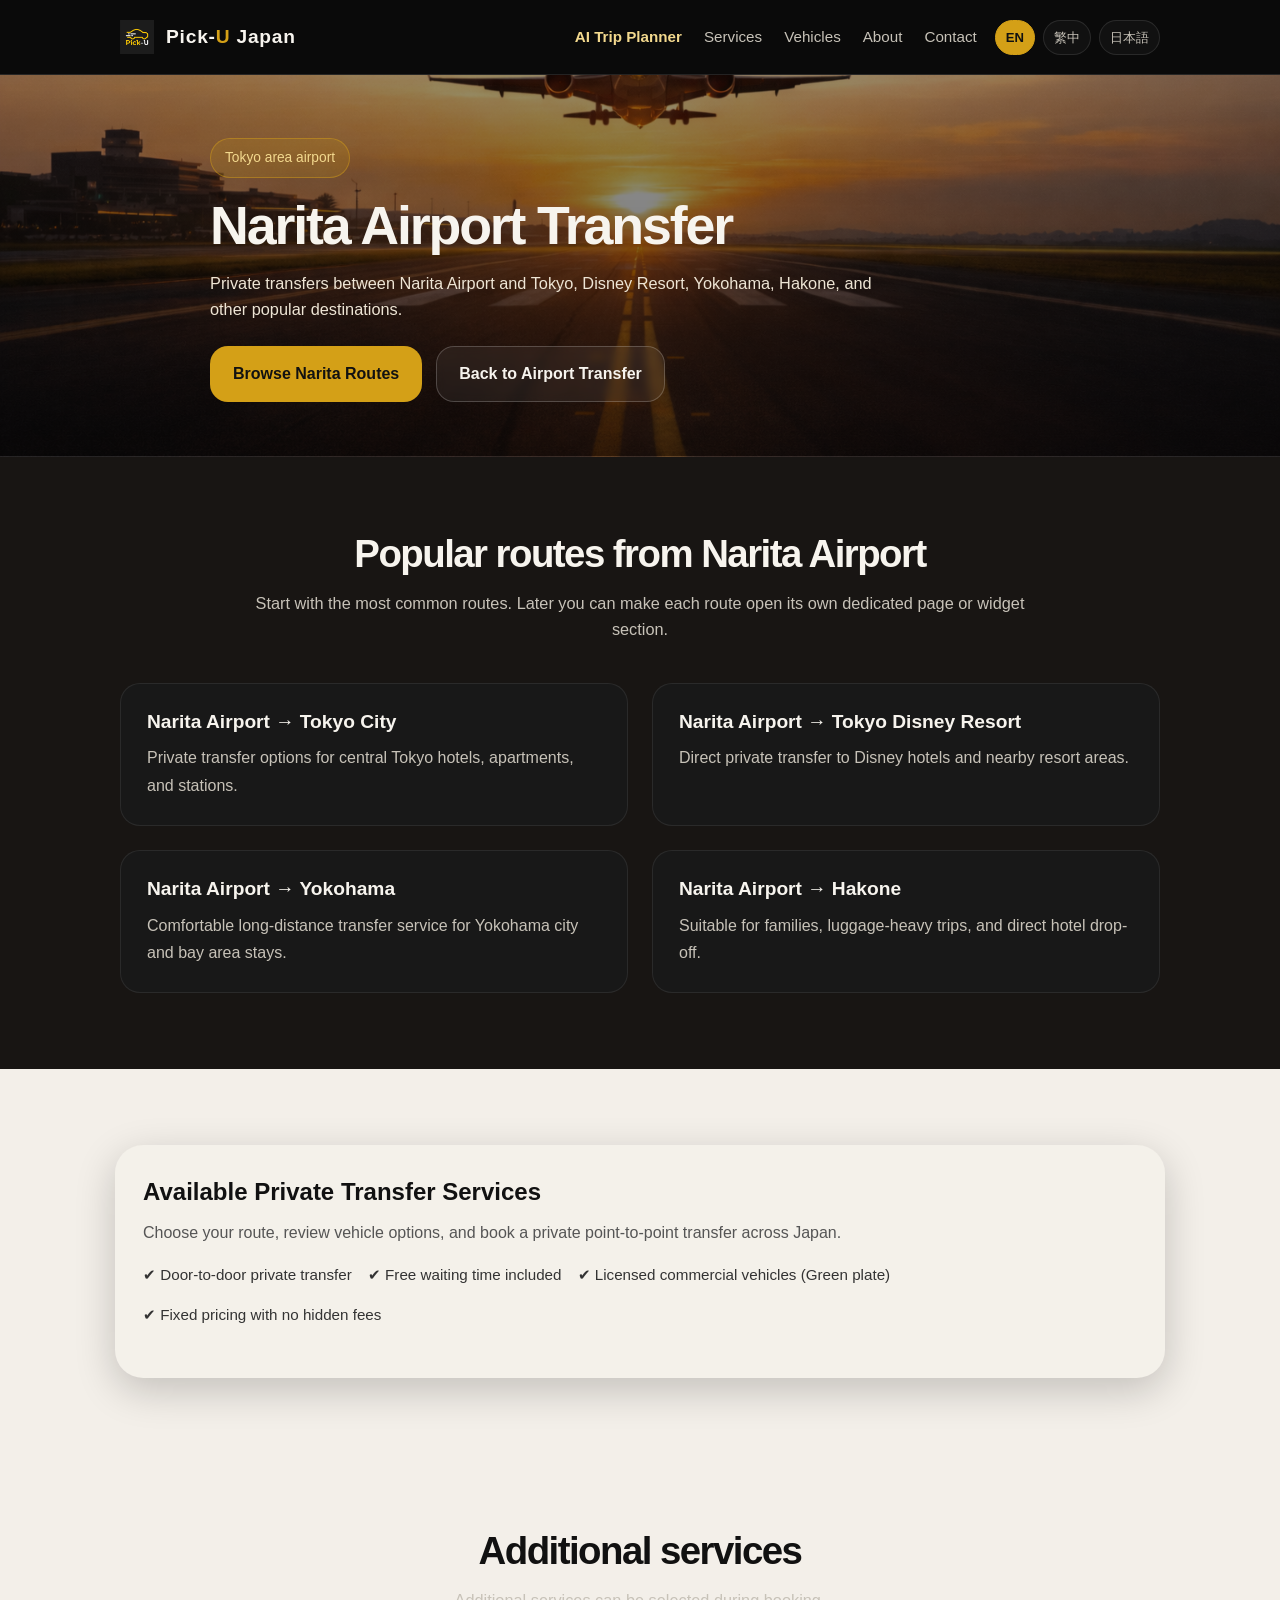
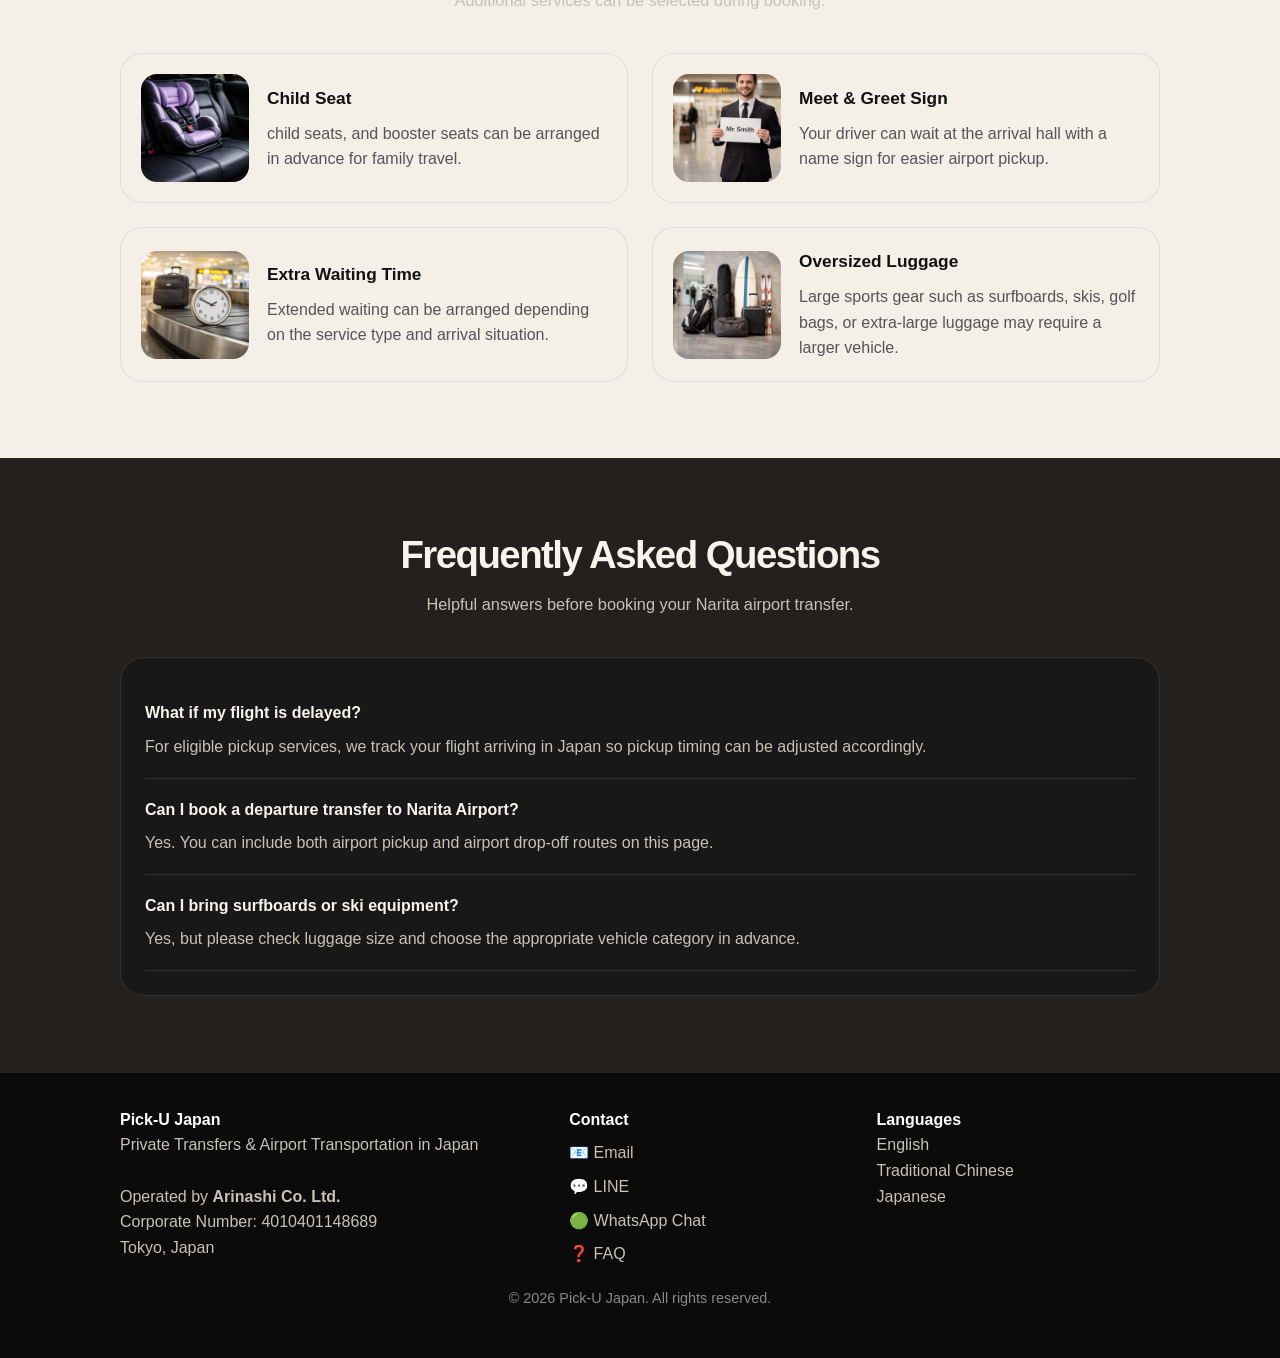
<file: narita-airport-transfer.html>
<!DOCTYPE html>
<html lang="en">
<head>
  <meta charset="UTF-8" />
  <meta name="viewport" content="width=device-width, initial-scale=1.0" />
  <title>Narita Airport Transfer | Pick-U Japan</title>
  <meta
    name="description"
    content="Private Narita Airport transfers to Tokyo, Disney Resort, Yokohama, Hakone, and other destinations with professional drivers and flexible vehicle options."
  />
  <meta name="robots" content="index, follow" />
  <link rel="canonical" href="https://picku-japan.github.io/picku-japan-website/narita-airport-transfer.html" />

  <meta property="og:type" content="website" />
  <meta property="og:title" content="Narita Airport Transfer | Pick-U Japan" />
  <meta
    property="og:description"
    content="Private transfers between Narita Airport and Tokyo, Disney Resort, Yokohama, Hakone, and other popular destinations."
  />
  <meta property="og:image" content="https://picku-japan.github.io/picku-japan-website/airport-transfers.png" />
  <meta property="og:url" content="https://picku-japan.github.io/picku-japan-website/narita-airport-transfer.html" />

  <meta name="twitter:card" content="summary_large_image" />
  <meta name="twitter:title" content="Narita Airport Transfer | Pick-U Japan" />
  <meta
    name="twitter:description"
    content="Private Narita Airport transfers with reliable pickup, professional drivers, and comfortable vehicles."
  />
  <meta name="twitter:image" content="https://picku-japan.github.io/picku-japan-website/airport-transfers.png" />

  <link rel="icon" type="image/png" href="logo.png" />
  <link rel="apple-touch-icon" href="logo.png" />
  <link rel="stylesheet" href="global.css" />

  <style>
    :root {
      --bg: #111111;
      --panel: #181818;
      --text: #f7f4ee;
      --muted: #c7c2b8;
      --gold: #d4a017;
      --gold-soft: rgba(212, 160, 23, 0.16);
      --border: rgba(255,255,255,0.1);
      --max: 1040px;
      --radius: 24px;
    }

    * { box-sizing: border-box; }
    html { scroll-behavior: smooth; }

    body {
      margin: 0;
      font-family: Arial, Helvetica, sans-serif;
      background: var(--bg);
      color: var(--text);
      line-height: 1.6;
    }

    a { color: inherit; text-decoration: none; }
    img { max-width: 100%; display: block; }

    .container {
      width: min(var(--max), calc(100% - 48px));
      margin: 0 auto;
    }

    .widget-container {
      width: min(1050px, calc(100% - 48px));
      margin: 0 auto;
    }

    .hero {
      position: relative;
      min-height: 340px;
      display: flex;
      align-items: end;
      background:
        linear-gradient(rgba(0,0,0,0.40), rgba(0,0,0,0.62)),
        url('airport-transfers.png') center/cover no-repeat;
      border-bottom: 1px solid var(--border);
    }

    .hero-content {
      max-width: 860px;
      padding: 64px 0 54px;
    }

    .eyebrow {
      display: inline-block;
      padding: 8px 14px;
      border: 1px solid rgba(212,160,23,0.45);
      background: var(--gold-soft);
      color: #f3d98e;
      border-radius: 999px;
      font-size: 0.86rem;
      margin-bottom: 18px;
    }

    h1 {
      margin: 0;
      font-size: clamp(2rem, 4.2vw, 3.4rem);
      line-height: 1.08;
      letter-spacing: -0.04em;
    }

    .hero p {
      color: #eee5d5;
      font-size: 1.02rem;
      max-width: 680px;
      margin: 16px 0 0;
    }

    .hero-actions {
      display: flex;
      flex-wrap: wrap;
      gap: 14px;
      margin-top: 24px;
    }

    .btn {
      display: inline-flex;
      align-items: center;
      justify-content: center;
      border-radius: 18px;
      padding: 14px 22px;
      font-weight: 700;
      transition: 0.2s ease;
      border: 1px solid transparent;
      font-size: 1rem;
    }

    .btn-primary {
      background: var(--gold);
      color: #111;
    }

    .btn-secondary {
      border-color: rgba(255,255,255,0.2);
      background: rgba(255,255,255,0.06);
      color: var(--text);
      backdrop-filter: blur(4px);
    }

    .section { padding: 76px 0; }

    .section-header {
      max-width: 820px;
      margin: 0 auto 40px;
      text-align: center;
    }

    .section-header h2 {
      margin: 0;
      font-size: clamp(1.85rem, 3vw, 2.7rem);
      line-height: 1.08;
      letter-spacing: -0.04em;
    }

    .section-header p {
      margin: 16px auto 0;
      color: var(--muted);
      max-width: 820px;
      font-size: 1.02rem;
    }

    .grid-3 {
      display: grid;
      grid-template-columns: repeat(3, 1fr);
      gap: 24px;
    }

    .grid-2 {
      display: grid;
      grid-template-columns: repeat(2, 1fr);
      gap: 24px;
    }

    .panel-box {
      background: var(--panel);
      border: 1px solid var(--border);
      border-radius: 24px;
      padding: 24px;
    }

    .panel-box h3 {
      margin: 0 0 10px;
      font-size: 1.2rem;
    }

    .panel-box p,
    .panel-box li {
      color: var(--muted);
    }

    .route-card {
      display: block;
      background: #181818;
      border: 1px solid rgba(255,255,255,0.08);
      border-radius: 20px;
      padding: 26px;
      transition: all 0.25s ease;
      color: var(--text);
    }

    .route-card:hover {
      transform: translateY(-4px);
      border-color: rgba(212,160,23,0.45);
      box-shadow: 0 14px 34px rgba(0,0,0,0.24);
    }

    .route-card h3 {
      margin: 0 0 10px;
      font-size: 1.2rem;
      line-height: 1.3;
      color: var(--text);
    }

    .route-card p {
      margin: 0;
      color: var(--muted);
      line-height: 1.7;
    }

    .widget-wrap {
      background: #f4f1ea;
      color: #111;
      border-radius: 28px;
      padding: 28px;
      box-shadow: 0 12px 40px rgba(0,0,0,0.2);
    }

    .widget-inner {
      max-width: 1360px;
      margin: 0 auto;
    }

    .bokunWidget {
      max-width: 1360px;
      margin: 0 auto;
    }

    .widget-head {
      margin-bottom: 18px;
    }

    .widget-head h3 {
      margin: 0;
      font-size: 1.5rem;
    }

    .widget-head p {
      margin: 8px 0 0;
      color: #555;
    }

    .trust-signals {
      display: flex;
      flex-wrap: wrap;
      gap: 16px;
      margin: 18px 0 22px;
      font-size: 0.95rem;
      color: #333;
    }

    .bokunWidget > div,
    .bokunWidget article,
    .bokunWidget a[data-testid="activity-card"],
    .bokunWidget [class*="card"] {
      transition: transform 0.18s ease, box-shadow 0.18s ease !important;
    }

    .bokunWidget > div:hover,
    .bokunWidget article:hover,
    .bokunWidget a[data-testid="activity-card"]:hover,
    .bokunWidget [class*="card"]:hover {
      transform: translateY(-4px) !important;
      box-shadow: 0 14px 30px rgba(0,0,0,0.16) !important;
    }

    .service-card {
      display: grid;
      grid-template-columns: 108px 1fr;
      gap: 18px;
      align-items: center;
      background: #f4efe7;
      border-radius: 22px;
      padding: 20px;
      border: 1px solid rgba(0,0,0,0.08);
    }

    .service-img {
      width: 108px;
      aspect-ratio: 1 / 1;
      border-radius: 16px;
      overflow: hidden;
      background: #ddd8cf;
      flex-shrink: 0;
    }

    .service-img img {
      width: 100%;
      height: 100%;
      object-fit: cover;
    }

    .service-text h3 {
      margin: 0 0 8px;
      font-size: 1.08rem;
      color: #111;
    }

    .service-text p {
      margin: 0;
      color: #555;
    }

    .faq-item {
      padding: 18px 0;
      border-bottom: 1px solid var(--border);
    }

    .faq-item strong { display:block; margin-bottom:8px; }
    .faq-item p { margin:0; color: var(--muted); }

    @media (max-width: 980px) {
      .grid-3,
      .grid-2 {
        grid-template-columns: 1fr;
      }

      .hero { min-height: auto; }

      .hero-content {
        max-width: 100%;
        padding: 72px 0;
      }

      .service-card {
        grid-template-columns: 82px 1fr;
        gap: 14px;
      }

      .service-img {
        width: 82px;
      }
    }
  </style>
</head>
<body>
  <div id="site-header"></div>

  <section class="hero">
    <div class="container hero-content">
      <div class="eyebrow">Tokyo area airport</div>
      <h1>Narita Airport Transfer</h1>
      <p>
        Private transfers between Narita Airport and Tokyo, Disney Resort, Yokohama, Hakone, and other popular destinations.
      </p>
      <div class="hero-actions">
        <a class="btn btn-primary" href="#narita-routes">Browse Narita Routes</a>
        <a class="btn btn-secondary" href="airport-transfers.html">Back to Airport Transfer</a>
      </div>
    </div>
  </section>

  <section class="section" id="narita-routes" style="background:#181513;">
    <div class="container">
      <div class="section-header">
        <h2>Popular routes from Narita Airport</h2>
        <p>
          Start with the most common routes. Later you can make each route open its own dedicated page or widget section.
        </p>
      </div>

      <div class="grid-2">
        <a class="route-card" href="narita-to-tokyo-transfer.html">
          <h3>Narita Airport → Tokyo City</h3>
          <p>Private transfer options for central Tokyo hotels, apartments, and stations.</p>
        </a>

        <a class="route-card" href="narita-to-disney-transfer.html">
          <h3>Narita Airport → Tokyo Disney Resort</h3>
          <p>Direct private transfer to Disney hotels and nearby resort areas.</p>
        </a>

        <a class="route-card" href="narita-to-yokohama-transfer.html">
          <h3>Narita Airport → Yokohama</h3>
          <p>Comfortable long-distance transfer service for Yokohama city and bay area stays.</p>
        </a>

        <a class="route-card" href="narita-to-hakone-transfer.html">
          <h3>Narita Airport → Hakone</h3>
          <p>Suitable for families, luggage-heavy trips, and direct hotel drop-off.</p>
        </a>
      </div>
    </div>
  </section>

  <section class="section" style="background:#f3efe9; color:#111;">
    <div class="widget-container">
      <div class="widget-wrap">
        <div class="widget-inner">
          <div class="widget-head">
            <h3>Available Private Transfer Services</h3>
            <p>
              Choose your route, review vehicle options, and book a private point-to-point transfer across Japan.
            </p>
          </div>

          <div class="trust-signals">
            <div>✔ Door-to-door private transfer</div>
            <div>✔ Free waiting time included</div>
            <div>✔ Licensed commercial vehicles (Green plate)</div>
            <div>✔ Fixed pricing with no hidden fees</div>
          </div>

          <script
            type="text/javascript"
            src="https://widgets.bokun.io/assets/javascripts/apps/build/BokunWidgetsLoader.js?bookingChannelUUID=11dad9b8-4629-4114-ab40-b6ce758d47ae"
            async>
          </script>
          <div
            class="bokunWidget"
            data-src="https://widgets.bokun.io/online-sales/11dad9b8-4629-4114-ab40-b6ce758d47ae/product-list/87868">
          </div>
          <noscript>Please enable javascript in your browser to book</noscript>
        </div>
      </div>
    </div>
  </section>

  <section class="section" style="background:#f3efe9; color:#111;">
    <div class="container">
      <div class="section-header">
        <h2>Additional services</h2>
        <p>Additional services can be selected during booking.</p>
      </div>

      <div class="grid-2">
        <div class="service-card">
          <div class="service-img">
            <img src="child-seat.jpg" alt="Child seat service">
          </div>
          <div class="service-text">
            <h3>Child Seat</h3>
            <p>child seats, and booster seats can be arranged in advance for family travel.</p>
          </div>
        </div>

        <div class="service-card">
          <div class="service-img">
            <img src="meet-greet.jpg" alt="Meet and greet sign service">
          </div>
          <div class="service-text">
            <h3>Meet &amp; Greet Sign</h3>
            <p>Your driver can wait at the arrival hall with a name sign for easier airport pickup.</p>
          </div>
        </div>

        <div class="service-card">
          <div class="service-img">
            <img src="waiting-time.jpg" alt="Extra waiting time service">
          </div>
          <div class="service-text">
            <h3>Extra Waiting Time</h3>
            <p>Extended waiting can be arranged depending on the service type and arrival situation.</p>
          </div>
        </div>

        <div class="service-card">
          <div class="service-img">
            <img src="sports-luggage.jpg" alt="Oversized luggage service">
          </div>
          <div class="service-text">
            <h3>Oversized Luggage</h3>
            <p>Large sports gear such as surfboards, skis, golf bags, or extra-large luggage may require a larger vehicle.</p>
          </div>
        </div>
      </div>
    </div>
  </section>

  <section class="section" style="background:#23201d;">
    <div class="container">
      <div class="section-header">
        <h2>Frequently Asked Questions</h2>
        <p>Helpful answers before booking your Narita airport transfer.</p>
      </div>
      <div class="panel-box">
        <div class="faq-item">
          <strong>What if my flight is delayed?</strong>
          <p>For eligible pickup services, we track your flight arriving in Japan so pickup timing can be adjusted accordingly.</p>
        </div>
        <div class="faq-item">
          <strong>Can I book a departure transfer to Narita Airport?</strong>
          <p>Yes. You can include both airport pickup and airport drop-off routes on this page.</p>
        </div>
        <div class="faq-item">
          <strong>Can I bring surfboards or ski equipment?</strong>
          <p>Yes, but please check luggage size and choose the appropriate vehicle category in advance.</p>
        </div>
      </div>
    </div>
  </section>

  <div id="site-footer"></div>
  <script src="includes.js"></script>
</body>
</html>
</file>
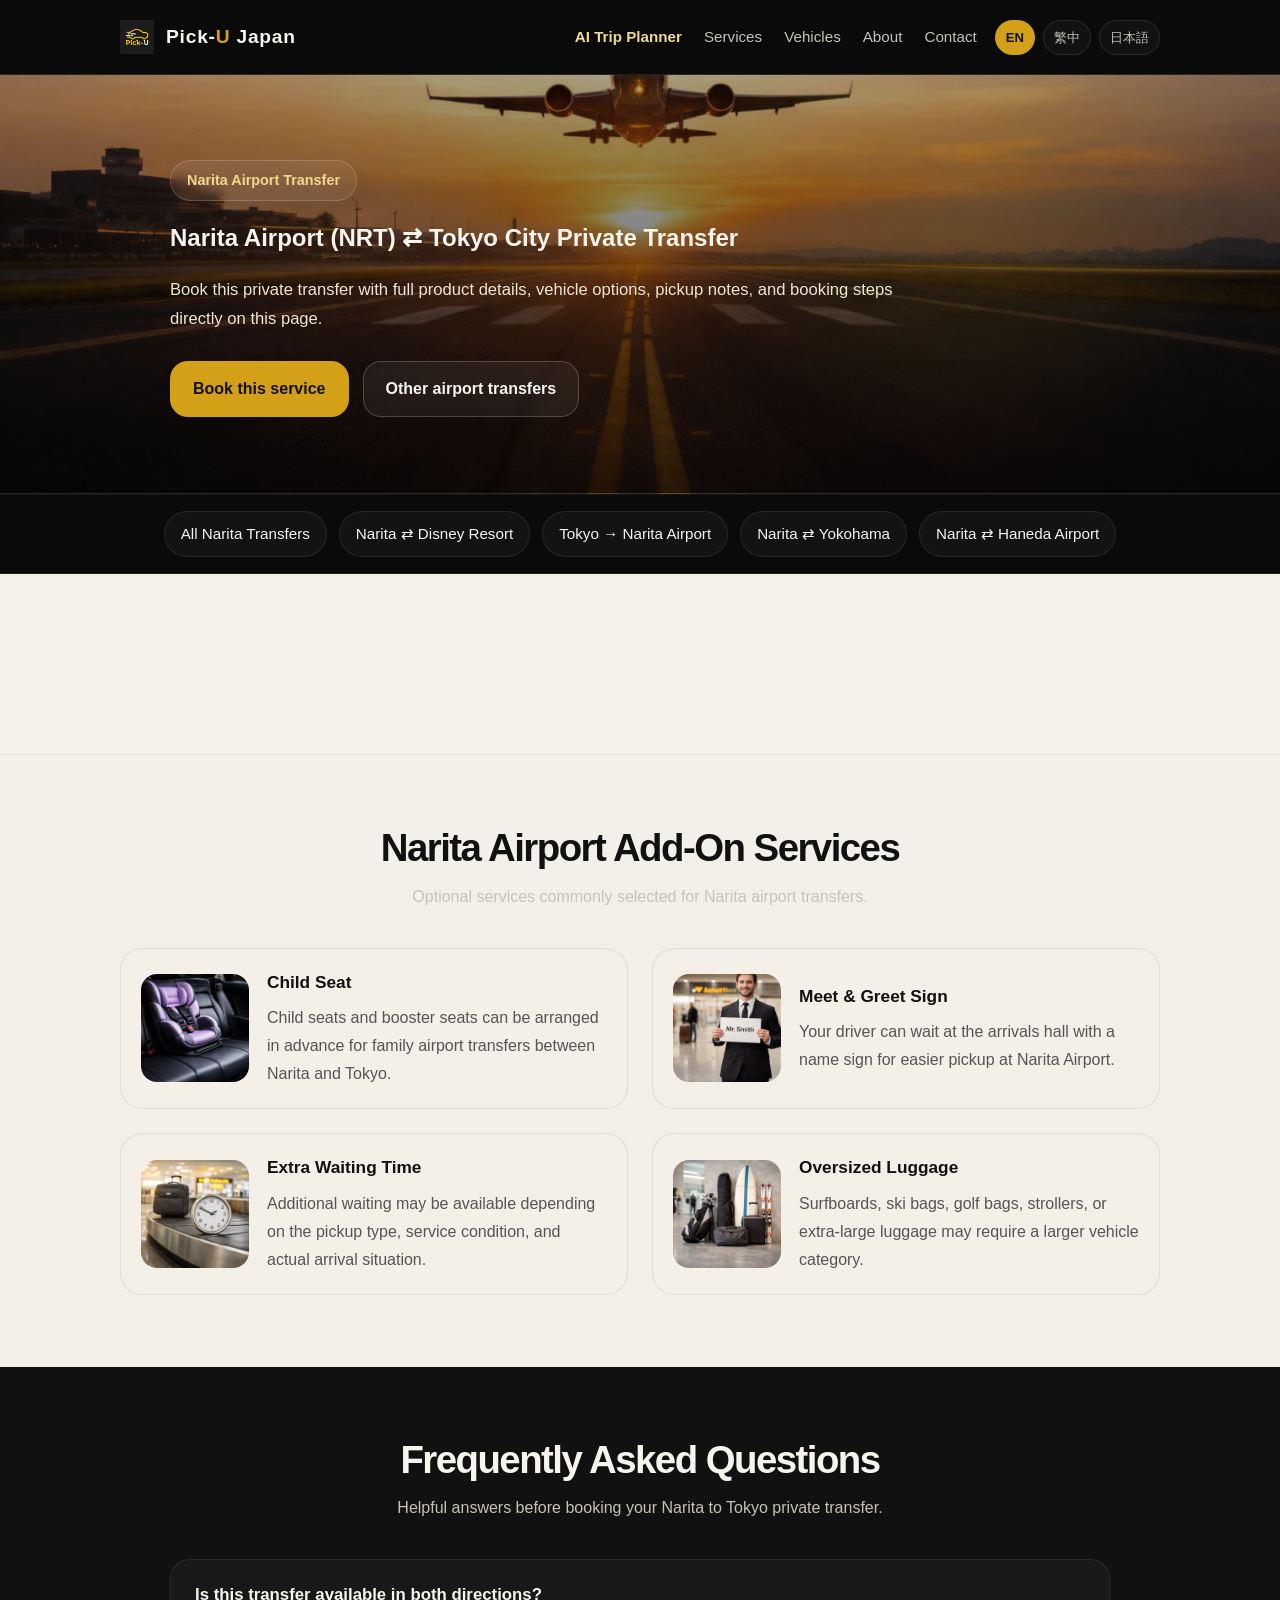
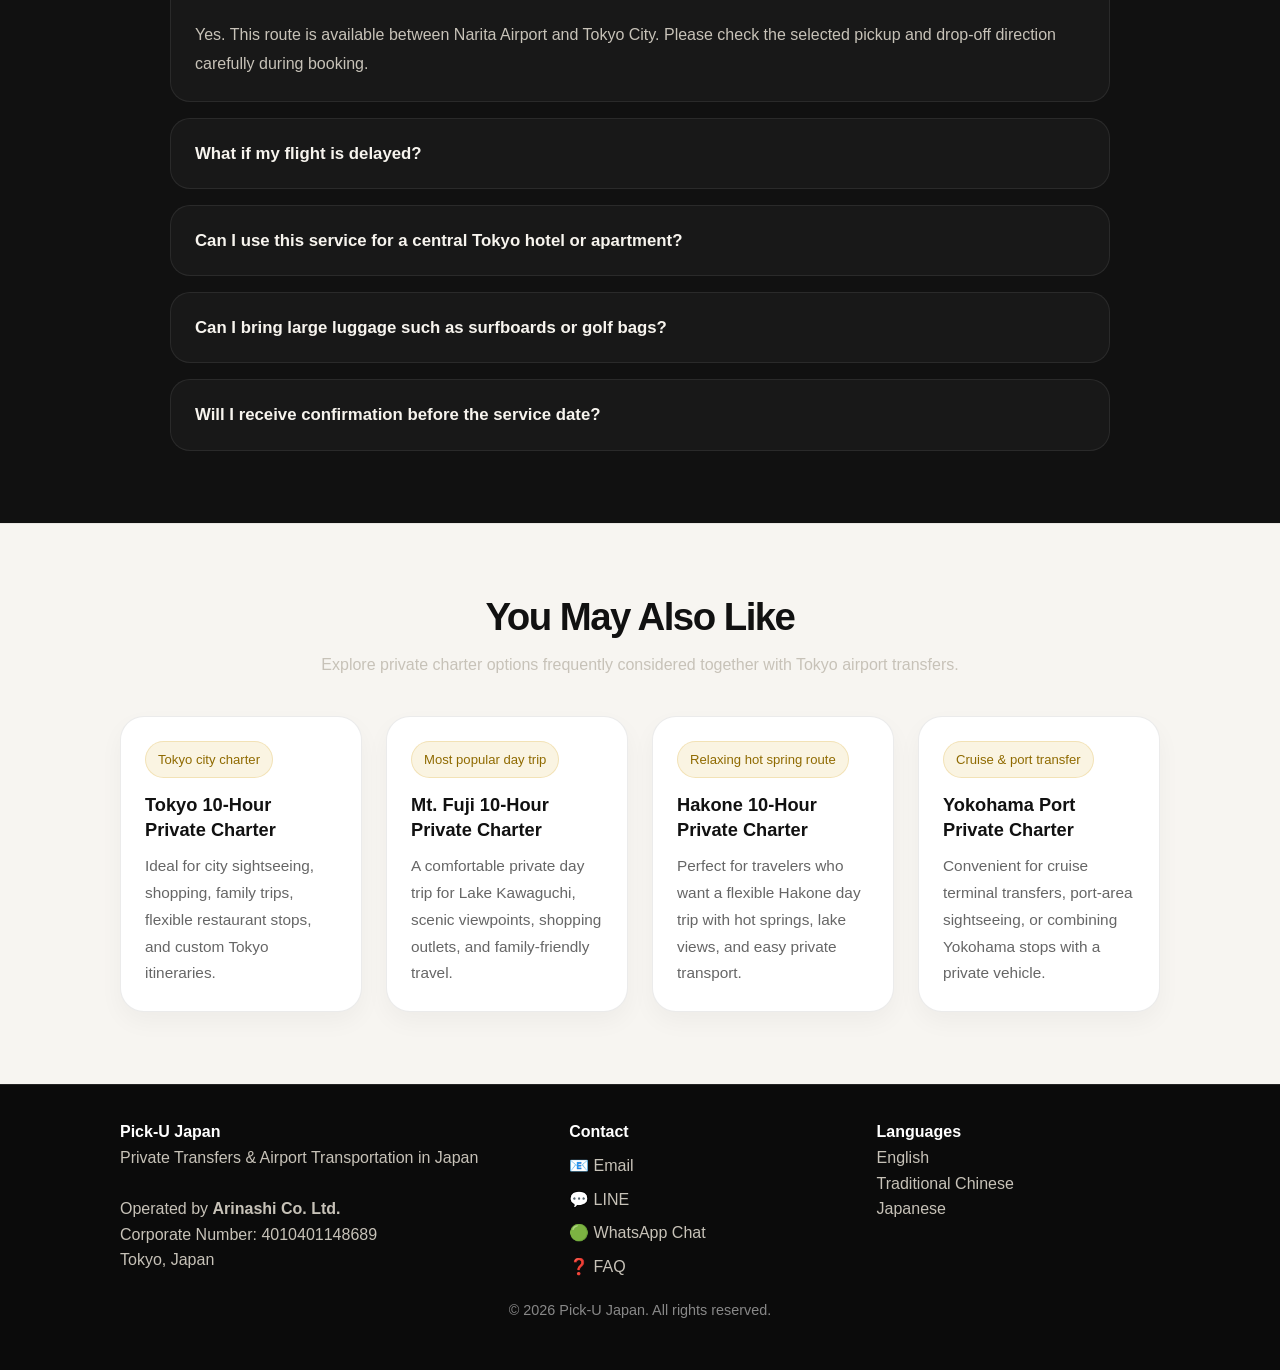
<file: narita-to-tokyo-transfer.html>
<!DOCTYPE html>
<html lang="en">
<head>
  <meta charset="UTF-8" />
  <meta name="viewport" content="width=device-width, initial-scale=1.0" />

  <title>Narita Airport (NRT) ⇄ Tokyo City Private Transfer | Pick-U Japan</title>
  <meta
    name="description"
    content="Book a private transfer between Narita Airport (NRT) and Tokyo City with Pick-U Japan. View full product details, booking options, add-on services, FAQs, and related Tokyo charter suggestions."
  />
  <meta name="robots" content="index, follow" />
  <link
    rel="canonical"
    href="https://picku-japan.github.io/picku-japan-website/narita-to-tokyo-transfer.html"
  />

  <meta property="og:type" content="website" />
  <meta
    property="og:title"
    content="Narita Airport (NRT) ⇄ Tokyo City Private Transfer | Pick-U Japan"
  />
  <meta
    property="og:description"
    content="Private transfer between Narita Airport and Tokyo City with booking details, vehicle options, add-ons, FAQs, and related Tokyo charter services."
  />
  <meta
    property="og:image"
    content="https://picku-japan.github.io/picku-japan-website/airport-transfers.png"
  />
  <meta
    property="og:url"
    content="https://picku-japan.github.io/picku-japan-website/narita-to-tokyo-transfer.html"
  />

  <meta name="twitter:card" content="summary_large_image" />
  <meta
    name="twitter:title"
    content="Narita Airport (NRT) ⇄ Tokyo City Private Transfer | Pick-U Japan"
  />
  <meta
    name="twitter:description"
    content="Private transfer between Narita Airport and Tokyo City with add-ons, FAQs, and related Tokyo charter services."
  />
  <meta
    name="twitter:image"
    content="https://picku-japan.github.io/picku-japan-website/airport-transfers.png"
  />

  <link rel="icon" type="image/png" href="logo.png" />
  <link rel="apple-touch-icon" href="logo.png" />

  <link rel="stylesheet" href="global.css" />
  <link rel="stylesheet" href="hero.css" />

  <style>
    .route-hero {
      position: relative;
      min-height: 420px;
      display: flex;
      align-items: end;
      background:
        linear-gradient(rgba(0,0,0,0.34), rgba(0,0,0,0.70)),
        url("airport-transfers.png") center/cover no-repeat;
      border-bottom: 1px solid var(--border);
      overflow: hidden;
    }

    .route-hero::after {
      content: "";
      position: absolute;
      inset: 0;
      background:
        radial-gradient(circle at 76% 24%, rgba(212,160,23,0.16), transparent 28%);
      pointer-events: none;
    }

    .route-hero .hero-content {
      position: relative;
      z-index: 1;
      max-width: 940px;
      padding: 50px 0 76px;
    }

    .route-pill {
      display: inline-flex;
      align-items: center;
      justify-content: center;
      padding: 8px 16px;
      margin-bottom: 18px;
      border-radius: 999px;
      border: 1px solid rgba(255,255,255,0.18);
      background: rgba(255,255,255,0.06);
      color: #f3d98e;
      font-size: 0.9rem;
      font-weight: 600;
      backdrop-filter: blur(6px);
    }

    .route-hero h1 {
      margin: 0;
      max-width: 980px;
    }

    .hero-subtext {
      color: #eee5d5;
      font-size: 1.04rem;
      max-width: 760px;
      margin: 18px 0 0;
      line-height: 1.75;
    }

    .hero-actions {
      display: flex;
      flex-wrap: wrap;
      gap: 14px;
      margin-top: 28px;
    }

    .page-section {
      padding: 72px 0;
    }

    .section-header {
      max-width: 840px;
      margin: 0 auto 36px;
      text-align: center;
    }

    .section-header h2 {
      margin: 0;
      font-size: clamp(1.9rem, 3vw, 2.7rem);
      line-height: 1.08;
      letter-spacing: -0.04em;
    }

    .section-header p {
      margin: 14px auto 0;
      max-width: 780px;
      font-size: 1rem;
      line-height: 1.8;
      color: var(--muted);
    }

    .subnav-wrap {
      position: sticky;
      top: 74px;
      z-index: 40;
      background: rgba(10,10,10,0.92);
      backdrop-filter: blur(10px);
      border-top: 1px solid rgba(255,255,255,0.05);
      border-bottom: 1px solid rgba(255,255,255,0.08);
    }

    .subnav {
      width: min(var(--max), calc(100% - 32px));
      margin: 0 auto;
      padding: 16px 0;
      display: flex;
      flex-wrap: wrap;
      justify-content: center;
      gap: 12px;
    }

    .subnav a {
      display: inline-flex;
      align-items: center;
      justify-content: center;
      padding: 10px 16px;
      border-radius: 999px;
      background: rgba(255,255,255,0.04);
      border: 1px solid rgba(255,255,255,0.08);
      color: var(--text);
      font-size: 0.95rem;
      transition: 0.2s ease;
      white-space: nowrap;
    }

    .subnav a:hover {
      border-color: rgba(212,160,23,0.38);
      transform: translateY(-1px);
    }

    .subnav a.current {
      background: rgba(212,160,23,0.14);
      border-color: rgba(212,160,23,0.28);
      color: #f3d98e;
    }

    .widget-section {
      background: #f4f1ea;
      color: #111;
    }

    .widget-container {
      width: min(1320px, calc(100% - 48px));
      margin: 0 auto;
    }

    .widget-shell {
      background: #f4f1ea;
      border-radius: 30px;
      padding: 18px;
    }

    .bokunWidget {
      max-width: 100%;
      margin: 0 auto;
    }

    .addons-section {
      background: #f3efe9;
      color: #111;
      border-top: 1px solid rgba(0,0,0,0.06);
    }

    .grid-2 {
      display: grid;
      grid-template-columns: repeat(2, 1fr);
      gap: 24px;
    }

    .service-card {
      display: grid;
      grid-template-columns: 108px 1fr;
      gap: 18px;
      align-items: center;
      background: #f4efe7;
      border-radius: 22px;
      padding: 20px;
      border: 1px solid rgba(0,0,0,0.08);
    }

    .service-img {
      width: 108px;
      aspect-ratio: 1 / 1;
      border-radius: 16px;
      overflow: hidden;
      background: #ddd8cf;
      flex-shrink: 0;
    }

    .service-img img {
      width: 100%;
      height: 100%;
      object-fit: cover;
    }

    .service-text h3 {
      margin: 0 0 8px;
      font-size: 1.08rem;
      color: #111;
    }

    .service-text p {
      margin: 0;
      color: #555;
      line-height: 1.75;
    }

    .faq-section {
      background: #111111;
      color: var(--text);
    }

    .faq-list {
      display: grid;
      gap: 16px;
      max-width: 940px;
      margin: 0 auto;
    }

    .faq-card {
      background: #181818;
      border: 1px solid rgba(255,255,255,0.08);
      border-radius: 20px;
      overflow: hidden;
    }

    .faq-card details {
      padding: 22px 24px;
    }

    .faq-card summary {
      cursor: pointer;
      list-style: none;
      font-weight: 700;
      font-size: 1.05rem;
      line-height: 1.5;
    }

    .faq-card summary::-webkit-details-marker {
      display: none;
    }

    .faq-card p {
      margin: 14px 0 0;
      color: var(--muted);
      line-height: 1.8;
    }

    .likes-section {
      background: #f7f5f1;
      color: #111;
      border-top: 1px solid rgba(0,0,0,0.06);
    }

    .like-grid {
      display: grid;
      grid-template-columns: repeat(4, 1fr);
      gap: 24px;
    }

    .like-card {
      display: block;
      background: #ffffff;
      border: 1px solid rgba(0,0,0,0.08);
      border-radius: 24px;
      padding: 24px;
      color: #111;
      transition: 0.25s ease;
      box-shadow: 0 10px 24px rgba(0,0,0,0.04);
    }

    .like-card:hover {
      transform: translateY(-4px);
      border-color: rgba(212,160,23,0.42);
      box-shadow: 0 18px 34px rgba(0,0,0,0.08);
    }

    .like-tag {
      display: inline-block;
      padding: 7px 12px;
      border-radius: 999px;
      background: rgba(212,160,23,0.12);
      border: 1px solid rgba(212,160,23,0.22);
      color: #8f6a00;
      font-size: 0.82rem;
      margin-bottom: 14px;
    }

    .like-card h3 {
      margin: 0 0 10px;
      font-size: 1.14rem;
      line-height: 1.4;
    }

    .like-card p {
      margin: 0;
      color: #666;
      line-height: 1.75;
      font-size: 0.96rem;
    }

    @media (max-width: 1180px) {
      .like-grid {
        grid-template-columns: repeat(2, 1fr);
      }
    }

    @media (max-width: 980px) {
      .grid-2,
      .like-grid {
        grid-template-columns: 1fr;
      }

      .service-card {
        grid-template-columns: 82px 1fr;
        gap: 14px;
      }

      .service-img {
        width: 82px;
      }
    }

    @media (max-width: 780px) {
      .route-hero {
        min-height: 360px;
      }

      .route-hero .hero-content {
        padding: 42px 0 58px;
      }

      .page-section {
        padding: 56px 0;
      }

      .widget-shell {
        padding: 10px;
        border-radius: 20px;
      }

      .hero-actions {
        flex-direction: column;
        align-items: stretch;
      }

      .btn {
        width: 100%;
      }

      .subnav-wrap {
        top: 74px;
      }

      .subnav {
        justify-content: flex-start;
        overflow-x: auto;
        flex-wrap: nowrap;
        padding: 14px 4px;
        scrollbar-width: none;
      }

      .subnav::-webkit-scrollbar {
        display: none;
      }
    }
  </style>
</head>
<body>
  <div id="site-header"></div>

  <section class="hero route-hero">
    <div class="container hero-content">
      <div class="route-pill">Narita Airport Transfer</div>

      <h1>Narita Airport (NRT) ⇄ Tokyo City Private Transfer</h1>

      <p class="hero-subtext">
        Book this private transfer with full product details, vehicle options, pickup notes,
        and booking steps directly on this page.
      </p>

      <div class="hero-actions">
        <a class="btn btn-primary" href="#booking-widget">Book this service</a>
        <a class="btn btn-secondary" href="airport-transfers.html">Other airport transfers</a>
      </div>
    </div>
  </section>

  <section class="subnav-wrap">
    <div class="subnav">
      <a href="narita-airport-transfer.html">All Narita Transfers</a>
      <a href="narita-to-disney-transfer.html">Narita ⇄ Disney Resort</a>
      <a href="tokyo-to-narita-transfer.html">Tokyo → Narita Airport</a>
      <a href="narita-to-yokohama-transfer.html">Narita ⇄ Yokohama</a>
      <a href="narita-to-haneda-transfer.html">Narita ⇄ Haneda Airport</a>
    </div>
  </section>

  <section class="page-section widget-section" id="booking-widget">
    <div class="widget-container">
      <div class="widget-shell">
        <script
          type="text/javascript"
          src="https://widgets.bokun.io/assets/javascripts/apps/build/BokunWidgetsLoader.js?bookingChannelUUID=11dad9b8-4629-4114-ab40-b6ce758d47ae"
          async>
        </script>

        <div
          class="bokunWidget"
          data-src="https://widgets.bokun.io/online-sales/11dad9b8-4629-4114-ab40-b6ce758d47ae/experience/1180187">
        </div>

        <noscript>Please enable javascript in your browser to book</noscript>
      </div>
    </div>
  </section>

  <section class="page-section addons-section">
    <div class="container">
      <div class="section-header">
        <h2>Narita Airport Add-On Services</h2>
        <p>Optional services commonly selected for Narita airport transfers.</p>
      </div>

      <div class="grid-2">
        <div class="service-card">
          <div class="service-img">
            <img src="child-seat.jpg" alt="Child seat service">
          </div>
          <div class="service-text">
            <h3>Child Seat</h3>
            <p>Child seats and booster seats can be arranged in advance for family airport transfers between Narita and Tokyo.</p>
          </div>
        </div>

        <div class="service-card">
          <div class="service-img">
            <img src="meet-greet.jpg" alt="Meet and greet sign service">
          </div>
          <div class="service-text">
            <h3>Meet &amp; Greet Sign</h3>
            <p>Your driver can wait at the arrivals hall with a name sign for easier pickup at Narita Airport.</p>
          </div>
        </div>

        <div class="service-card">
          <div class="service-img">
            <img src="waiting-time.jpg" alt="Extra waiting time service">
          </div>
          <div class="service-text">
            <h3>Extra Waiting Time</h3>
            <p>Additional waiting may be available depending on the pickup type, service condition, and actual arrival situation.</p>
          </div>
        </div>

        <div class="service-card">
          <div class="service-img">
            <img src="sports-luggage.jpg" alt="Oversized luggage service">
          </div>
          <div class="service-text">
            <h3>Oversized Luggage</h3>
            <p>Surfboards, ski bags, golf bags, strollers, or extra-large luggage may require a larger vehicle category.</p>
          </div>
        </div>
      </div>
    </div>
  </section>

  <section class="page-section faq-section">
    <div class="container">
      <div class="section-header">
        <h2>Frequently Asked Questions</h2>
        <p>Helpful answers before booking your Narita to Tokyo private transfer.</p>
      </div>

      <div class="faq-list">
        <div class="faq-card">
          <details open>
            <summary>Is this transfer available in both directions?</summary>
            <p>
              Yes. This route is available between Narita Airport and Tokyo City. Please check the selected pickup and drop-off direction carefully during booking.
            </p>
          </details>
        </div>

        <div class="faq-card">
          <details>
            <summary>What if my flight is delayed?</summary>
            <p>
              For airport pickup services that include flight tracking, the arrival timing can be checked based on the landing flight in Japan. Please make sure your flight number is entered correctly.
            </p>
          </details>
        </div>

        <div class="faq-card">
          <details>
            <summary>Can I use this service for a central Tokyo hotel or apartment?</summary>
            <p>
              Yes. This service is intended for Tokyo City transfers. If your destination is outside the covered area, please book the more suitable transfer product instead.
            </p>
          </details>
        </div>

        <div class="faq-card">
          <details>
            <summary>Can I bring large luggage such as surfboards or golf bags?</summary>
            <p>
              Yes, but you should choose the right vehicle type and declare oversized luggage in advance so the vehicle can match both passenger count and baggage size.
            </p>
          </details>
        </div>

        <div class="faq-card">
          <details>
            <summary>Will I receive confirmation before the service date?</summary>
            <p>
              Please review the booking conditions shown in the product widget. If changes are needed, it is best to contact support as early as possible before the service date.
            </p>
          </details>
        </div>
      </div>
    </div>
  </section>

  <section class="page-section likes-section">
    <div class="container">
      <div class="section-header">
        <h2>You May Also Like</h2>
        <p>Explore private charter options frequently considered together with Tokyo airport transfers.</p>
      </div>

      <div class="like-grid">
        <a class="like-card" href="tokyo-10-hour-charter.html">
          <div class="like-tag">Tokyo city charter</div>
          <h3>Tokyo 10-Hour Private Charter</h3>
          <p>Ideal for city sightseeing, shopping, family trips, flexible restaurant stops, and custom Tokyo itineraries.</p>
        </a>

        <a class="like-card" href="mt-fuji-10-hour-charter.html">
          <div class="like-tag">Most popular day trip</div>
          <h3>Mt. Fuji 10-Hour Private Charter</h3>
          <p>A comfortable private day trip for Lake Kawaguchi, scenic viewpoints, shopping outlets, and family-friendly travel.</p>
        </a>

        <a class="like-card" href="hakone-10-hour-charter.html">
          <div class="like-tag">Relaxing hot spring route</div>
          <h3>Hakone 10-Hour Private Charter</h3>
          <p>Perfect for travelers who want a flexible Hakone day trip with hot springs, lake views, and easy private transport.</p>
        </a>

        <a class="like-card" href="yokohama-port-charter.html">
          <div class="like-tag">Cruise & port transfer</div>
          <h3>Yokohama Port Private Charter</h3>
          <p>Convenient for cruise terminal transfers, port-area sightseeing, or combining Yokohama stops with a private vehicle.</p>
        </a>
      </div>
    </div>
  </section>

  <div id="site-footer"></div>
  <script src="includes.js"></script>
</body>
</html>
</file>
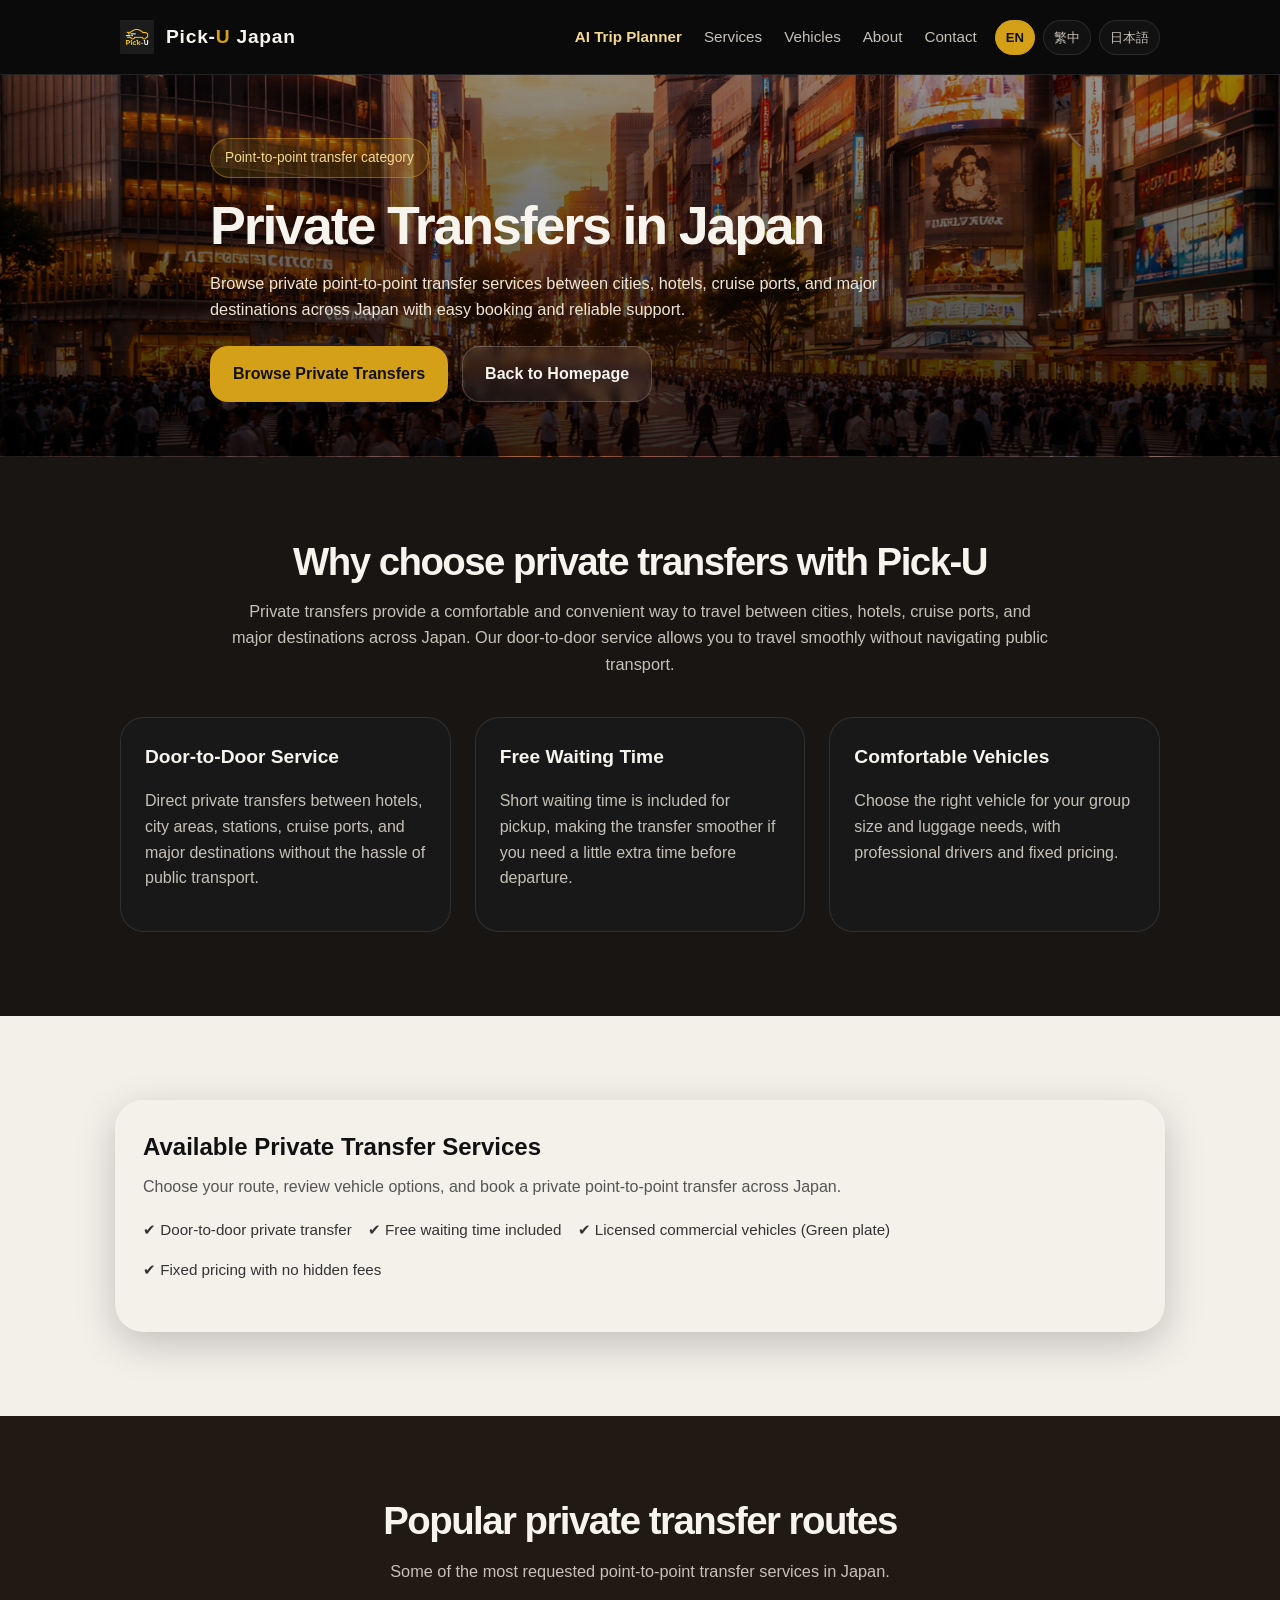
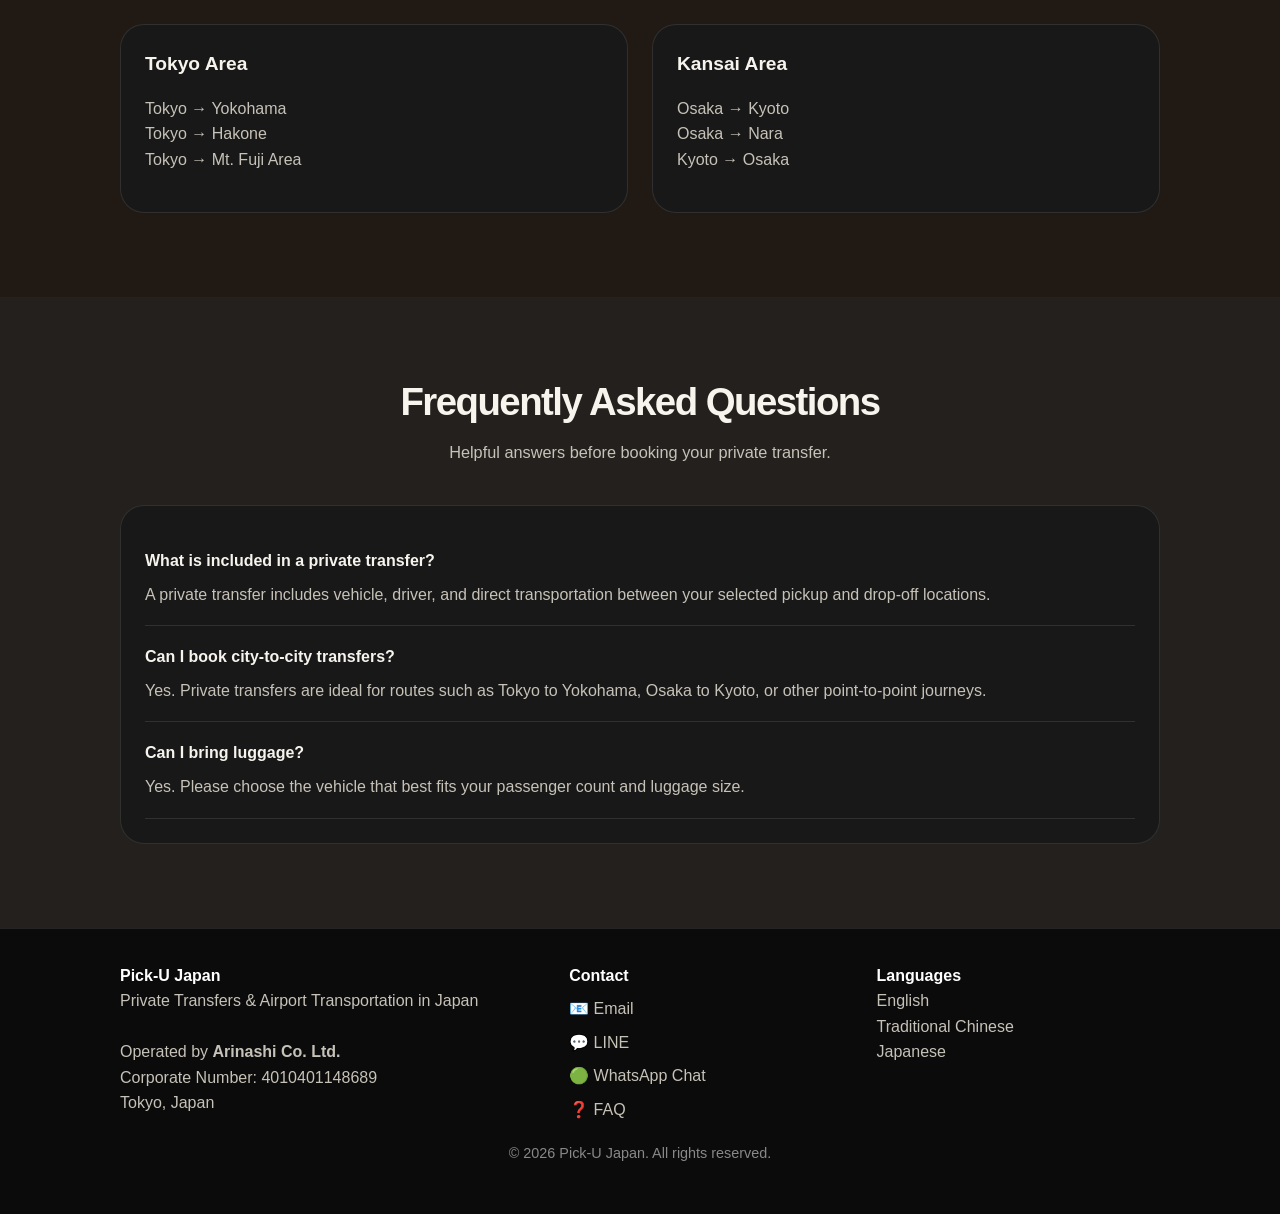
<file: private-transfers.html>
<!DOCTYPE html>
<html lang="en">
<head>
  <meta charset="UTF-8" />
  <meta name="viewport" content="width=device-width, initial-scale=1.0" />
  <title>Private Transfers in Japan | Pick-U Japan</title>
  <meta name="description" content="Private point-to-point transfers in Japan with door-to-door service, professional drivers, free waiting time, and comfortable vehicles." />
  <link rel="stylesheet" href="global.css">
  <style>
    .widget-container {
      width: min(1050px, calc(100% - 48px));
      margin: 0 auto;
    }

    .hero {
      position: relative;
      min-height: 320px;
      display: flex;
      align-items: end;
      background:
        linear-gradient(rgba(0,0,0,0.42), rgba(0,0,0,0.80)),
        url('private-transfers-card.jpg') center/cover no-repeat;
      border-bottom: 1px solid var(--border);
    }

    .hero-content {
      max-width: 860px;
      padding: 64px 0 54px;
    }

    .eyebrow {
      display: inline-block;
      padding: 8px 14px;
      border: 1px solid rgba(212,160,23,0.45);
      background: var(--gold-soft);
      color: #f3d98e;
      border-radius: 999px;
      font-size: 0.86rem;
      margin-bottom: 18px;
    }

    h1 {
      margin: 0;
      font-size: clamp(2rem, 4.2vw, 3.4rem);
      line-height: 1.08;
      letter-spacing: -0.04em;
    }

    .hero p {
      color: #eee5d5;
      font-size: 1.02rem;
      max-width: 680px;
      margin: 16px 0 0;
    }

    .hero-actions {
      display: flex;
      flex-wrap: wrap;
      gap: 14px;
      margin-top: 24px;
    }

    .section-header {
      max-width: 820px;
      margin: 0 auto 40px;
      text-align: center;
    }

    .section-header h2 {
      margin: 0;
      font-size: clamp(1.85rem, 3vw, 2.7rem);
      line-height: 1.08;
      letter-spacing: -0.04em;
    }

    .section-header p {
      margin: 16px auto 0;
      color: var(--muted);
      max-width: 820px;
      font-size: 1.02rem;
    }

    .widget-wrap {
      background: #f4f1ea;
      color: #111;
      border-radius: 28px;
      padding: 28px;
      box-shadow: 0 12px 40px rgba(0,0,0,0.2);
    }

    .widget-inner {
      max-width: 1360px;
      margin: 0 auto;
    }

    .bokunWidget {
      max-width: 1360px;
      margin: 0 auto;
    }

    .widget-head {
      margin-bottom: 18px;
    }

    .widget-head h3 {
      margin: 0;
      font-size: 1.5rem;
    }

    .widget-head p {
      margin: 8px 0 0;
      color: #555;
    }

    .bokunWidget > div,
    .bokunWidget article,
    .bokunWidget a[data-testid="activity-card"],
    .bokunWidget [class*="card"] {
      transition: transform 0.18s ease, box-shadow 0.18s ease !important;
    }

    .bokunWidget > div:hover,
    .bokunWidget article:hover,
    .bokunWidget a[data-testid="activity-card"]:hover,
    .bokunWidget [class*="card"]:hover {
      transform: translateY(-4px) !important;
      box-shadow: 0 14px 30px rgba(0,0,0,0.16) !important;
    }

    .faq-item {
      padding: 18px 0;
      border-bottom: 1px solid var(--border);
    }

    .faq-item strong {
      display:block;
      margin-bottom:8px;
    }

    .faq-item p {
      margin:0;
      color: var(--muted);
    }

    @media (max-width: 980px) {
      .hero {
        min-height: auto;
      }

      .hero-content {
        max-width: 100%;
        padding: 72px 0;
      }
    }
  </style>
</head>
<body>
  <div id="site-header"></div>

  <section class="hero">
    <div class="container hero-content">
      <div class="eyebrow">Point-to-point transfer category</div>
      <h1>Private Transfers in Japan</h1>
      <p>
        Browse private point-to-point transfer services between cities, hotels, cruise ports, and major destinations across Japan with easy booking and reliable support.
      </p>
      <div class="hero-actions">
        <a class="btn btn-primary" href="#booking-list">Browse Private Transfers</a>
        <a class="btn btn-secondary" href="index.html">Back to Homepage</a>
      </div>
    </div>
  </section>

  <section class="section" style="background:#181513;">
    <div class="container">
      <div class="section-header">
        <h2>Why choose private transfers with Pick-U</h2>
        <p>
          Private transfers provide a comfortable and convenient way to travel between cities, hotels, cruise ports, and major destinations across Japan.
Our door-to-door service allows you to travel smoothly without navigating public transport.
        </p>
      </div>
      <div class="grid-3">
        <div class="panel-box">
          <h3>Door-to-Door Service</h3>
          <p>
            Direct private transfers between hotels, city areas, stations, cruise ports, and major destinations without the hassle of public transport.
          </p>
        </div>
        <div class="panel-box">
          <h3>Free Waiting Time</h3>
          <p>
            Short waiting time is included for pickup, making the transfer smoother if you need a little extra time before departure.
          </p>
        </div>
        <div class="panel-box">
          <h3>Comfortable Vehicles</h3>
          <p>
            Choose the right vehicle for your group size and luggage needs, with professional drivers and fixed pricing.
          </p>
        </div>
      </div>
    </div>
  </section>

  <section class="section" id="booking-list" style="background:#f3efe9; color:#111;">
    <div class="widget-container">
      <div class="widget-wrap">
        <div class="widget-inner">
          <div class="widget-head">
            <h3>Available Private Transfer Services</h3>
            <p>Choose your route, review vehicle options, and book a private point-to-point transfer across Japan.</p>
          </div>

          <div class="trust-signals" style="display:flex; flex-wrap:wrap; gap:16px; margin:18px 0 22px; font-size:0.95rem; color:#333;">
            <div>✔ Door-to-door private transfer</div>
            <div>✔ Free waiting time included</div>
            <div>✔ Licensed commercial vehicles (Green plate)</div>
            <div>✔ Fixed pricing with no hidden fees</div>
          </div>

          <!-- Replace this widget code with your private transfer product list -->
          <script type="text/javascript" src="https://widgets.bokun.io/assets/javascripts/apps/build/BokunWidgetsLoader.js?bookingChannelUUID=11dad9b8-4629-4114-ab40-b6ce758d47ae" async></script>
          <script type="text/javascript" src="https://widgets.bokun.io/assets/javascripts/apps/build/BokunWidgetsLoader.js?bookingChannelUUID=11dad9b8-4629-4114-ab40-b6ce758d47ae" async></script>
          <div class="bokunWidget" data-src="https://widgets.bokun.io/online-sales/11dad9b8-4629-4114-ab40-b6ce758d47ae/product-list/94121"></div>
          <noscript>Please enable javascript in your browser to book</noscript>
          <noscript>Please enable javascript in your browser to book</noscript>
        </div>
      </div>
    </div>
  </section>

  <section class="section" style="background:#201914;">
    <div class="container">
      <div class="section-header">
        <h2>Popular private transfer routes</h2>
        <p>Some of the most requested point-to-point transfer services in Japan.</p>
      </div>
      <div class="grid-2">
        <div class="panel-box">
          <h3>Tokyo Area</h3>
          <p>
            Tokyo → Yokohama<br>
            Tokyo → Hakone<br>
            Tokyo → Mt. Fuji Area
          </p>
        </div>
        <div class="panel-box">
          <h3>Kansai Area</h3>
          <p>
            Osaka → Kyoto<br>
            Osaka → Nara<br>
            Kyoto → Osaka
          </p>
        </div>
      </div>
    </div>
  </section>

  <section class="section" style="background:#23201d;">
    <div class="container">
      <div class="section-header">
        <h2>Frequently Asked Questions</h2>
        <p>Helpful answers before booking your private transfer.</p>
      </div>
      <div class="panel-box">
        <div class="faq-item">
          <strong>What is included in a private transfer?</strong>
          <p>
            A private transfer includes vehicle, driver, and direct transportation between your selected pickup and drop-off locations.
          </p>
        </div>
        <div class="faq-item">
          <strong>Can I book city-to-city transfers?</strong>
          <p>
            Yes. Private transfers are ideal for routes such as Tokyo to Yokohama, Osaka to Kyoto, or other point-to-point journeys.
          </p>
        </div>
        <div class="faq-item">
          <strong>Can I bring luggage?</strong>
          <p>
            Yes. Please choose the vehicle that best fits your passenger count and luggage size.
          </p>
        </div>
      </div>
    </div>
  </section>

  <div id="site-footer"></div>
  <script src="includes.js"></script>
</body>
</html>
</file>
<file: global.css>
:root {
  --bg: #111111;
  --panel: #181818;
  --text: #f7f4ee;
  --muted: #c7c2b8;
  --gold: #d4a017;
  --gold-soft: rgba(212, 160, 23, 0.16);
  --border: rgba(255,255,255,0.1);
  --max: 1040px;
  --radius: 24px;
}

* {
  box-sizing: border-box;
}

html {
  scroll-behavior: smooth;
}

body {
  margin: 0;
  padding-top: 74px;
  font-family: Arial, Helvetica, sans-serif;
  background: var(--bg);
  color: var(--text);
  line-height: 1.6;
}

a {
  color: inherit;
  text-decoration: none;
}

img {
  max-width: 100%;
  display: block;
}

.container {
  width: min(var(--max), calc(100% - 48px));
  margin: 0 auto;
}

/* =========================
   Header
========================= */

.topbar {
  position: fixed;
  top: 0;
  left: 0;
  right: 0;
  z-index: 1000;
  background: rgba(10, 10, 10, 0.92);
  backdrop-filter: blur(8px);
  -webkit-backdrop-filter: blur(8px);
  border-bottom: 1px solid var(--border);
  transition: background 0.25s ease, backdrop-filter 0.25s ease, box-shadow 0.25s ease;
}

.topbar.is-scrolled {
  background: rgba(10, 14, 18, 0.72);
  backdrop-filter: blur(12px);
  -webkit-backdrop-filter: blur(12px);
  box-shadow: 0 10px 30px rgba(0,0,0,0.24);
}

.nav {
  position: relative;
  display: flex;
  align-items: center;
  justify-content: space-between;
  min-height: 74px;
  gap: 24px;
}

.brand {
  display: inline-flex;
  align-items: center;
  gap: 12px;
  font-size: 1.2rem;
  font-weight: 700;
  letter-spacing: 0.04em;
  white-space: nowrap;
  min-width: 0;
  flex: 1 1 auto;
}

.brand-logo {
  height: 34px;
  width: auto;
  object-fit: contain;
  flex-shrink: 0;
}

.brand-wordmark span {
  color: var(--gold);
}

.nav-right {
  display: flex;
  align-items: center;
  gap: 18px;
  margin-left: auto;
}

.nav-links {
  display: flex;
  align-items: center;
  gap: 22px;
  color: var(--muted);
  font-size: 0.95rem;
}

.nav-links a {
  transition: color 0.2s ease;
}

.nav-links a:hover {
  color: #fff;
}

.lang-switch {
  display: flex;
  gap: 8px;
  align-items: center;
}

.lang-switch a {
  padding: 6px 10px;
  border: 1px solid var(--border);
  border-radius: 999px;
  font-size: 0.82rem;
  color: var(--muted);
  background: rgba(255,255,255,0.03);
  transition: 0.2s ease;
}

.lang-switch a.active {
  color: #111;
  background: var(--gold);
  border-color: var(--gold);
  font-weight: 700;
}

/* Header AI button */
.ai-link {
  color: #f3d98e;
  font-weight: 700;
}

/* =========================
   Mobile menu button
========================= */

.menu-toggle {
  display: none;
  position: relative;
  width: 44px;
  height: 44px;
  border: none;
  background: transparent;
  cursor: pointer;
  padding: 0;
  margin-left: auto;
  flex-shrink: 0;
}

.menu-toggle span {
  position: absolute;
  left: 10px;
  width: 24px;
  height: 2px;
  background: #fff;
  border-radius: 999px;
  transition: transform 0.25s ease, opacity 0.2s ease, top 0.25s ease;
}

.menu-toggle span:nth-child(1) {
  top: 14px;
}

.menu-toggle span:nth-child(2) {
  top: 21px;
}

.menu-toggle span:nth-child(3) {
  top: 28px;
}

.menu-toggle.is-open span:nth-child(1) {
  top: 21px;
  transform: rotate(45deg);
}

.menu-toggle.is-open span:nth-child(2) {
  opacity: 0;
}

.menu-toggle.is-open span:nth-child(3) {
  top: 21px;
  transform: rotate(-45deg);
}

/* =========================
   Shared buttons
========================= */

.btn {
  display: inline-flex;
  align-items: center;
  justify-content: center;
  border-radius: 18px;
  padding: 14px 22px;
  font-weight: 700;
  transition: 0.2s ease;
  border: 1px solid transparent;
  font-size: 1rem;
}

.btn-primary {
  background: var(--gold);
  color: #111;
}

.btn-primary:hover {
  transform: translateY(-1px);
}

.btn-secondary {
  border-color: rgba(255,255,255,0.2);
  background: rgba(255,255,255,0.06);
  color: var(--text);
  backdrop-filter: blur(4px);
}

/* =========================
   Footer
========================= */

.footer {
  border-top: 1px solid var(--border);
  padding: 34px 0 48px;
  color: var(--muted);
  background: #0b0b0b;
}

.footer-grid {
  display: grid;
  grid-template-columns: 1.5fr 1fr 1fr;
  gap: 24px;
}

.contact-links a {
  display: block;
  margin-top: 8px;
  color: var(--muted);
  transition: 0.2s;
}

.contact-links a:hover {
  color: #fff;
  transform: translateX(4px);
}

/* =========================
   Shared content helpers
========================= */

.section {
  padding: 84px 0;
}

.section-header {
  max-width: 860px;
  margin: 0 auto 42px;
  text-align: center;
}

.section-header h2 {
  margin: 0;
  font-size: clamp(1.85rem, 3vw, 2.7rem);
  line-height: 1.08;
  letter-spacing: -0.04em;
}

.section-header p {
  margin: 16px auto 0;
  color: var(--muted);
  max-width: 920px;
  font-size: 1.03rem;
}

.grid-2 {
  display: grid;
  grid-template-columns: repeat(2, 1fr);
  gap: 24px;
}

.grid-3 {
  display: grid;
  grid-template-columns: repeat(3, 1fr);
  gap: 24px;
}

.panel-box {
  background: var(--panel);
  border: 1px solid var(--border);
  border-radius: 24px;
  padding: 24px;
}

.panel-box h3 {
  margin: 0 0 10px;
  font-size: 1.2rem;
}

.panel-box p,
.panel-box li {
  color: var(--muted);
}

/* =========================
   Responsive shared
========================= */

@media (max-width: 980px) {
  .grid-2,
  .grid-3,
  .footer-grid {
    grid-template-columns: 1fr;
  }

  body {
    padding-top: 74px;
  }
}

/* =========================
   Mobile header/menu
========================= */

@media (max-width: 900px) {
  .nav {
    min-height: 74px;
    gap: 12px;
    flex-direction: row;
    align-items: center;
    justify-content: space-between;
    padding: 0;
  }

  .brand {
    flex: 1 1 auto;
    min-width: 0;
  }

  .brand-logo {
    height: 28px;
  }

  .brand-wordmark {
    font-size: 1rem;
  }

  .menu-toggle {
    display: block;
    z-index: 1102;
  }

  .nav-right {
    position: absolute;
    top: calc(100% + 10px);
    left: 12px;
    right: 12px;
    margin-left: 0;
    display: none;
    flex-direction: column;
    align-items: stretch;
    gap: 18px;
    padding: 22px 20px 20px;
    background: rgba(30, 25, 22, 0.98);
    border: 1px solid rgba(255,255,255,0.08);
    border-radius: 24px;
    box-shadow: 0 24px 60px rgba(0,0,0,0.42);
    z-index: 1101;
  }

  .nav-right.open {
    display: flex;
  }

  .nav-links {
    display: flex;
    flex-direction: column;
    align-items: flex-start;
    gap: 18px;
    flex-wrap: nowrap;
  }

  .nav-links a {
    font-size: 1.18rem;
    line-height: 1.3;
  }

  .lang-switch {
    display: flex;
    flex-wrap: wrap;
    gap: 10px;
    padding-top: 16px;
    border-top: 1px solid rgba(255,255,255,0.08);
  }

  .lang-switch a {
    padding: 10px 14px;
    font-size: 0.96rem;
  }
}
</file>
<file: hero.css>
/* Shared page hero */

.page-hero {
  position: relative;
  min-height: 300px;
  display: flex;
  align-items: end;
  border-bottom: 1px solid var(--border);
  background-position: center center;
  background-size: cover;
  background-repeat: no-repeat;
}

.page-hero > .container {
  width: min(var(--max), calc(100% - 48px));
  margin: 0 auto;
  padding-left: 0;
  padding-right: 0;
}

.page-hero-content {
  max-width: 640px;
  padding: 80px 0 44px 0;
  margin-left: 0;
}

.page-eyebrow {
  display: inline-block;
  padding: 10px 16px;
  border: 1px solid rgba(212,160,23,0.42);
  background: rgba(212,160,23,0.10);
  color: #f0d99a;
  border-radius: 999px;
  font-size: 0.9rem;
  font-weight: 500;
  line-height: 1;
  margin-bottom: 18px;
}

.page-hero h1 {
  margin: 0;
  font-size: clamp(2.15rem, 4vw, 3.35rem);
  line-height: 1.08;
  letter-spacing: -0.04em;
  max-width: 680px;
}

.page-hero p {
  color: #eee5d5;
  font-size: 1.02rem;
  line-height: 1.7;
  max-width: 620px;
  margin: 16px 0 0;
}

.page-hero .hero-actions {
  display: flex;
  flex-wrap: wrap;
  gap: 14px;
  margin-top: 22px;
}

/* Optional hero background helpers */
.hero-dark-overlay {
  background-blend-mode: normal;
}

/* Responsive */
@media (max-width: 980px) {
  .page-hero {
    min-height: auto;
  }

  .page-hero-content {
    max-width: 100%;
    padding: 76px 0 40px;
  }
}

@media (max-width: 700px) {
  .page-hero .container {
    width: min(var(--max), calc(100% - 28px));
  }

  .page-eyebrow {
    font-size: 0.86rem;
    padding: 9px 14px;
  }

  .page-hero h1 {
    font-size: clamp(1.9rem, 8vw, 2.5rem);
  }

  .page-hero p {
    font-size: 0.98rem;
  }

  .page-hero .hero-actions {
    gap: 12px;
  }
}
</file>
